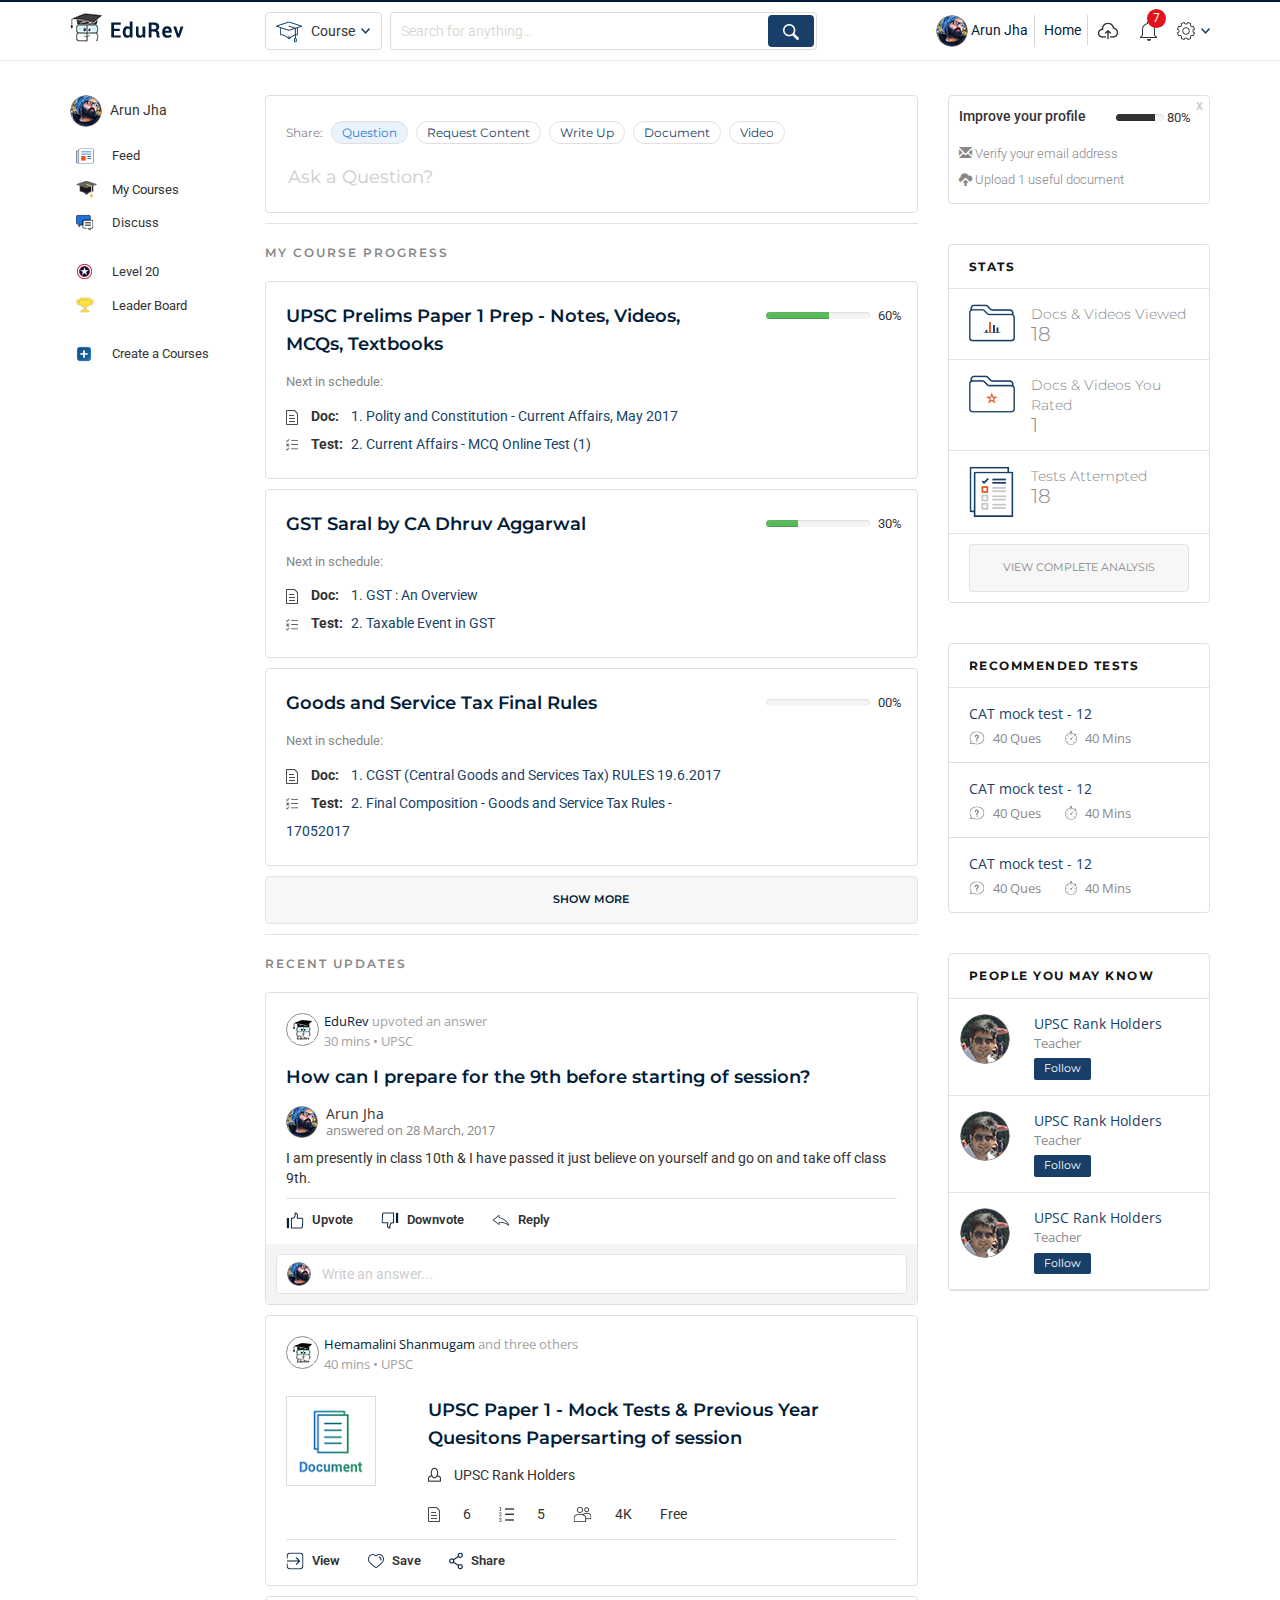
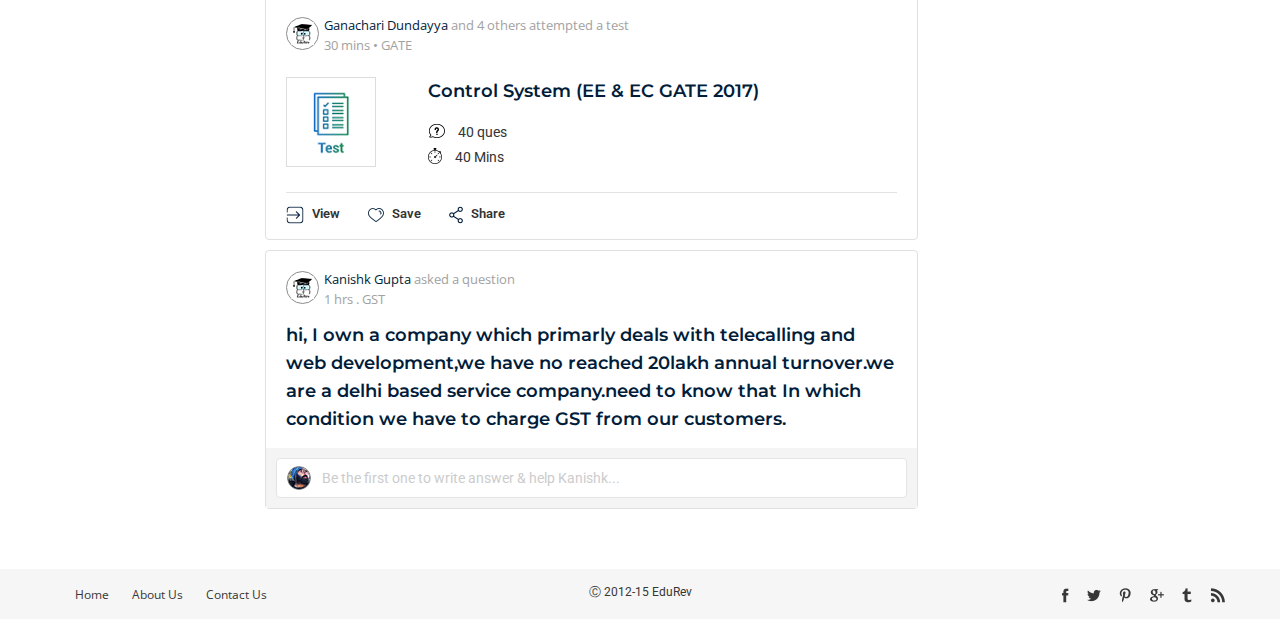
<file: index.html>
﻿<!DOCTYPE html>
<html lang="en">
<head>
    <meta charset="utf-8">
    <meta http-equiv="X-UA-Compatible" content="IE=edge">
    <meta name="viewport" content="width=device-width, initial-scale=1">
    <title>Welcome to Edurev</title>
    <link href="https://fonts.googleapis.com/css?family=Montserrat:300,400,500,600,700" rel="stylesheet">
    <link href="https://fonts.googleapis.com/css?family=Roboto:300,400,500,700" rel="stylesheet">
    <link href="https://fonts.googleapis.com/css?family=Open+Sans:300,400,600,700" rel="stylesheet">
    <!-- Bootstrap -->
    <link href="css/bootstrap.min.css" rel="stylesheet">
    <link href="css/style.css" rel="stylesheet">
    <!-- HTML5 Shim and Respond.js IE8 support of HTML5 elements and media queries -->
    <!-- WARNING: Respond.js doesn't work if you view the page via file:// -->
    <!--[if lt IE 9]>
      <script src="https://oss.maxcdn.com/html5shiv/3.7.2/html5shiv.min.js"></script>
      <script src="https://oss.maxcdn.com/respond/1.4.2/respond.min.js"></script>
    <![endif]-->
</head>
<body>
    <div class="ed_main">
        <div class="ed_header">
            <div class="container">
                <div class="col-sm-2 col-md-2">
                    <a class="ed_clickBtn" onclick="openNav()">
                        <span></span>
                        <span></span>
                        <span></span>
                    </a><!--ed_clickBtn-->
                    <a href="#"><img src="img/logo.jpg" alt="logo"></a>
                </div>
                <div class="col-sm-5 col-md-6">
                    <div class="courses_dropDown">


                        <select>
                              <option>Courses</option>
                            <option>Courses</option>
                            <option>Courses</option>
                            <option>Courses</option>
                        </select>
                        <span class="courses_img"><img src="img/courses-img.png" alt="" class="img-responsive"></span>
                        <input type="" name="" placeholder="Search for anything...">
                        <button class="search_btn"><img src="img/search-icon.png" alt=""></button>
                    </div><!--courses_dropDown-->
                </div><!--col-sm-7 col-md-7-->
                <div class="col-sm-5 col-md-4">
                    <ul class="ed_top_link">
                        <li class="mobileDisplay"><a href="6_my_profile.html" class="topLinkBorder"><img class="profileIMG" src="img/profile-img.png" alt=""> Arun Jha</a></li>
                        <li class="mobileDisplay"><a href="index.html" class="topLinkBorder">Home</a></li>
                        <li><a href="#"><img src="img/upload-img.png" alt=""></a></li>
                        <li id="noti_Container">
                            <div id="noti_Counter"></div>
                            <div id="notifications">

                                <div style="height:auto;">

                                    <div class="notificationBody row">
                                        <div class="col-xs-4">
                                            <div class="notificationLeftH">You and Following</div>
                                        </div>
                                        <div class="col-xs-8">
                                            <div class="mainBorder row">
                                                <div class="col-xs-6">
                                                    <div class="notificationCentH"><span>&#xB7;</span> Follow Request</div>
                                                </div>
                                                <div class="col-xs-6">
                                                    <div class="notificationRightH">Mark all as read</div>
                                                </div>
                                            </div>
                                        </div>

                                    </div>
                                    <div class="notificationItems">
                                        <div class="col-xs-2">
                                            <div class="notificationIcon"><img src="img/nIcon.png" alt="" /></div>
                                        </div>
                                        <div class="col-xs-10">
                                            <div class="notificationContent">
                                                <p><strong>Kunaal Satija</strong> started following you.<br /><small>Now</small></p>
                                            </div>
                                        </div>
                                        <div class="clear"></div>
                                    </div>

                                    <div class="notificationItems">
                                        <div class="col-xs-2">
                                            <div class="notificationIcon"><img src="img/nIcon2.png" alt="" /></div>
                                        </div>
                                        <div class="col-xs-10">
                                            <div class="notificationContent">
                                                <p><strong>Variya Harsh</strong> & <strong>Arpit Agrawal</strong> rated this video SQL for Beginners.<br /><small>5 mins ago</small></p>
                                            </div>
                                        </div>
                                        <div class="clear"></div>
                                    </div>
                                    <div class="notificationItems">
                                        <div class="col-xs-2">
                                            <div class="notificationIcon"><img src="img/nIcon3.png" alt="" /></div>
                                        </div>
                                        <div class="col-xs-10">
                                            <div class="notificationContent">
                                                <p><strong>Shobhit Jain</strong> rated this document <strong>DU B.COM Marketing Managment 480 Sem6, 2015 PAPER</strong><br /><small>15 mins ago</small></p>
                                            </div>
                                        </div>
                                        <div class="clear"></div>
                                    </div>
                                    <div class="notificationItems">
                                        <div class="col-xs-2">
                                            <div class="notificationIcon"><img src="img/nIcon4.png" alt="" /></div>
                                        </div>
                                        <div class="col-xs-10">
                                            <div class="notificationContent">
                                                <p>Welcome to <strong>EduRev</strong>, we will try our best to simplify and revolutionize education for you. Click on this notification to leave a feedback anytime. <strong>Happy e-studying.</strong></p>
                                            </div>
                                        </div>
                                        <div class="clear"></div>
                                    </div>
                                </div>
                                <div class="seeAll"><a href="#">See All</a></div>
                            </div>
                            <a href="#"><img src="img/notification-img.png" alt="" id="noti_Button"></a>

                        </li>
                        <li class="mobileDisplay"><a href="#" style="padding-right: 0px;"><img src="img/setting-img.png" alt=""></a></li>
                    </ul>
                </div><!--col-sm-3 col-md-3-->
            </div><!--container-->

        </div><!--ed_header end-->
        <div class="ed_container">
            <div class="container">
                <div class="col-sm-3 col-md-2">
                    <div class="ed_left_menu sidenav" id="mySidenav">
                        <a href="javascript:void(0)" class="closebtn" onclick="closeNav()">&times;</a>
                        <div class="left_profile" onclick="window.open('6_my_profile.html', '_self')">
                            <span><img class="profileIMG" src="img/profile-img.png" alt=""></span>
                            <span class="profile_name">Arun Jha</span>
                        </div>
                        <ul class="ed_left_link">
                            <li><a href="#"><span><img src="img/lfticon01.png" alt=""></span> Feed</a></li>
                            <li><a href="#"><span><img src="img/lfticon02.png" alt=""></span> My Courses</a></li>
                            <li><a href="#"><span><img src="img/lfticon03.png" alt=""></span> Discuss</a></li>
                        </ul>
                        <ul class="ed_left_link">
                            <li><a href="#"><span><img src="img/lfticon04.png" alt=""></span> Level 20</a></li>
                            <li><a href="#"><span><img src="img/lfticon05.png" alt=""></span> Leader Board</a></li>
                        </ul>
                        <ul class="ed_left_link">
                            <li><a href="#"><span><img src="img/lfticon06.png" alt=""></span> Create a Courses</a></li>
                        </ul>
                    </div>
                </div>
                <div class="col-sm-6 col-md-7">
                    <div class="ed_mid_box">
                        <div class="box_block">
                            <ul class="ed_askQuestion">
                                <li>Share:</li>
                                <li class="active"><a href="#" data-toggle="modal" data-target="#myModal">Question</a></li>
                                <li><a href="#" data-toggle="modal" data-target="#myModal">Request Content</a></li>
                                <li><a href="#" data-toggle="modal" data-target="#myModal">Write Up</a></li>
                                <li><a href="#" data-toggle="modal" data-target="#myModal">Document</a></li>
                                <li><a href="#" data-toggle="modal" data-target="#myModal">Video</a></li>
                            </ul>
                            <div id="" class="question_box">
                                <input class="question_box_input" type="" name="" placeholder="Ask a Question?" data-toggle="modal" data-target="#myModal">
                                <!-- Modal -->
                                <div id="myModal" class="modal fade edurevModal" role="dialog">
                                    <div class="modal-dialog">
                                        <!-- Modal content-->
                                        <div class="modal-content">
                                            <div class="modal-header">
                                                <button type="button" class="close" data-dismiss="modal">&times;</button>
                                                <ul class="ed_askQuestion">
                                                    <li>Share:</li>
                                                    <li class="active"><a href="#">Question</a></li>
                                                    <li><a href="#">Request Content</a></li>
                                                    <li><a href="#">Write Up</a></li>
                                                    <li><a href="#">Document</a></li>
                                                    <li><a href="#">Video</a></li>
                                                </ul>
                                                <p class="mText">Ask a question?</p>
                                                <input class="question_box_input" type="" name="" placeholder="Ex: how to start a day?">
                                            </div>
                                            <div class="modal-body">
                                                <p class="mText">Tags</p>
                                                <p class="mBlurText">Ex: Sciences, Math, CBSE, IIT...</p>
                                            </div>
                                            <div class="modal-footer">
                                                <button type="button" class="btn btn-default submitButton" data-dismiss="modal">Submit</button>
                                            </div>
                                        </div>
                                    </div>
                                </div>

                            </div><!--question_box-->
                        </div><!--box_block-->
                        <div class="lineBox"></div><!--lineBox-->
                        <div class="hdnBox">my course progress</div><!--hdnBox-->
                        <div class="box_block">
                            <div class="row">
                                <div class="col-sm-9 col-md-9">
                                    <h2 onclick="window.open('2.2.html', '_self')">UPSC Prelims Paper 1 Prep - Notes, Videos, MCQs, Textbooks</h2>
                                    <span class="nextScheduleText">Next in schedule:</span>
                                    <ul class="docList">
                                        <li><img src="img/readnotpadicon.png" alt=""> <strong>Doc:</strong><span>1. Polity and Constitution - Current Affairs, May 2017</span></li>
                                        <li><img src="img/threelineicon.png" alt=""> <strong>Test:</strong><span>2. Current Affairs - MCQ Online Test (1)</span></li>
                                    </ul>
                                </div>
                                <div class="col-sm-3 col-md-3">
                                    <div class="progress">
                                        <div class="progress-bar progress-bar-success" role="progressbar" aria-valuenow="60" aria-valuemin="0" aria-valuemax="100" style="width: 60%;">
                                        </div>
                                        <span class="progress-per">60%</span>
                                    </div>
                                </div>
                            </div><!--row-->
                        </div><!--box_block-->
                        <div class="box_block">
                            <div class="row">
                                <div class="col-sm-9 col-md-9">
                                    <h2>GST Saral by CA Dhruv Aggarwal</h2>
                                    <span class="nextScheduleText">Next in schedule:</span>
                                    <ul class="docList">
                                        <li><img src="img/readnotpadicon.png" alt=""> <strong>Doc:</strong><span>1. GST : An Overview</span></li>
                                        <li><img src="img/threelineicon.png" alt=""> <strong>Test:</strong><span>2. Taxable Event in GST</span></li>
                                    </ul>
                                </div>
                                <div class="col-sm-3 col-md-3">
                                    <div class="progress">
                                        <div class="progress-bar progress-bar-success" role="progressbar" aria-valuenow="30" aria-valuemin="0" aria-valuemax="100" style="width: 30%;">
                                        </div>
                                        <span class="progress-per">30%</span>
                                    </div>
                                </div>
                            </div><!--row-->
                        </div><!--box_block-->
                        <div class="box_block">
                            <div class="row">
                                <div class="col-sm-9 col-md-9">
                                    <h2 onclick="window.open('3.1.html', '_self')">Goods and Service Tax Final Rules</h2>
                                    <span class="nextScheduleText">Next in schedule:</span>
                                    <ul class="docList">
                                        <li><img src="img/readnotpadicon.png" alt=""> <strong>Doc:</strong><span>1. CGST (Central Goods and Services Tax) RULES 19.6.2017</span></li>
                                        <li><img src="img/threelineicon.png" alt=""> <strong>Test:</strong><span>2. Final Composition - Goods and Service Tax Rules - 17052017</span></li>
                                    </ul>
                                </div>
                                <div class="col-sm-3 col-md-3">
                                    <div class="progress">
                                        <div class="progress-bar progress-bar-success" role="progressbar" aria-valuenow="00" aria-valuemin="0" aria-valuemax="100" style="width: 00%;">
                                        </div>
                                        <span class="progress-per">00%</span>
                                    </div>
                                </div>
                            </div><!--row-->
                        </div><!--box_block-->
                        <button type="button" class="show_more">Show More</button>
                        <div class="lineBox"></div><!--lineBox-->
                        <div class="hdnBox">Recent Updates</div><!--hdnBox-->
                        <div class="box_block" style="padding-bottom: 0px;">
                            <div class="update_hdn">
                                <span class="update_icon"><img src="img/c-icon.png" alt=""></span>
                                <span class="update_text"><span>EduRev</span> upvoted an answer <br />30 mins &bull; UPSC</span>
                            </div>
                            <h2>How can I prepare for the 9th before starting of session?</h2>
                            <div class="update_hdn">
                                <span class="update_pro"><img src="img/profile-img.png" alt=""></span>
                                <span class="update_text2"><span>Arun Jha</span><br /> answered on 28 March, 2017</span>
                            </div>
                            <p>I am presently in class 10th & I have passed it just believe on yourself and go on and take off class 9th.</p>
                            <div style="margin-top: 10px;" class="lineBox"></div><!--lineBox-->
                            <ul class="likeUnlikeBox">
                                <li><a href="#"><img src="img/like-icon.png" alt=""> Upvote</a></li>
                                <li><a href="#"><img src="img/unlike-icon.png" alt=""> Downvote</a></li>
                                <li><a href="#"><img src="img/reply-icon.png" alt=""> Reply</a></li>
                            </ul>
                            <div class="writeAanswer">
                                <input type="" name="" placeholder="Write an answer...">
                            </div>
                        </div><!--box_block-->
                        <div class="box_block paddBot">
                            <div class="update_hdn">
                                <span class="update_icon"><img src="img/c-icon.png" alt=""></span>
                                <span class="update_text"><span>Hemamalini Shanmugam</span> and three others <br />40 mins &bull; UPSC</span>
                            </div>
                            <div class="row mar10">
                                <div class="col-xs-2 col-sm-2 col-md-2">
                                    <div class="document_iconBox">
                                        <img src="img/document-icon.png" alt="" class="img-responsive">
                                    </div>
                                </div>
                                <div class="col-xs-10 col-sm-10 col-md-10">
                                    <div class="inBox">
                                        <h2>UPSC Paper 1 - Mock Tests & Previous Year Quesitons Papersarting of session</h2>
                                        <p><img src="img/user-icon.png" alt="" class="marrgt10"> <span class="rankHolder">UPSC Rank Holders</span></p>
                                        <ul class="likeUnlikeBox">
                                            <li><img class="marrgt20" src="img/readnotpadicon.png" alt=""> 6</li>
                                            <li><img class="marrgt20" src="img/threelineicon2.png" alt=""> 5</li>
                                            <li><img class="marrgt20" src="img/multiuser.png" alt=""> 4K</li>
                                            <li>Free</li>
                                        </ul>
                                    </div><!--inBox-->
                                </div>
                            </div><!--row-->
                            <div class="lineBox"></div><!--lineBox-->
                            <ul class="likeUnlikeBox">
                                <li><a href="#"><img src="img/view-icon.png" alt=""> View</a></li>
                                <li><a href="#"><img src="img/save-icon.png" alt=""> Save</a></li>
                                <li><a href="#"><img src="img/share-icon.png" alt=""> Share</a></li>
                            </ul>
                        </div><!--box_block-->
                        <div class="box_block paddBot">
                            <div class="update_hdn">
                                <span class="update_icon"><img src="img/c-icon.png" alt=""></span>
                                <span class="update_text"><span>Ganachari Dundayya</span> and 4 others attempted a test <br />30 mins &bull; GATE</span>
                            </div>
                            <div class="row mar10">
                                <div class="col-xs-2 col-sm-2 col-md-2">
                                    <div class="document_iconBox">
                                        <img src="img/test-icon.png" alt="">
                                    </div>
                                </div>
                                <div class="col-xs-10 col-sm-10 col-md-10">
                                    <div class="inBox">
                                        <h2>Control System (EE & EC GATE 2017)</h2>
                                        <p class="midAlign"><img src="img/question-icon.png" alt="" class="marrgt8"> <span class="controlText">40 ques</span></p>
                                        <p class="midAlign"><img src="img/time-icon.png" alt="" class="marrgt8"> <span class="controlText">40 Mins</span></p>
                                    </div><!--inBox-->
                                </div>
                            </div><!--row-->
                            <div class="lineBox"></div><!--lineBox-->
                            <ul class="likeUnlikeBox">
                                <li><a href="#"><img src="img/view-icon.png" alt=""> View</a></li>
                                <li><a href="#"><img src="img/save-icon.png" alt=""> Save</a></li>
                                <li><a href="#"><img src="img/share-icon.png" alt=""> Share</a></li>
                            </ul>
                        </div><!--box_block-->
                        <div class="box_block" style="padding-bottom: 0px;">
                            <div class="update_hdn">
                                <span class="update_icon"><img src="img/c-icon.png" alt=""></span>
                                <span class="update_text"><span>Kanishk Gupta</span> asked a question  <br />1 hrs . GST</span>
                            </div>
                            <h2>
                                hi, I own a company which primarly deals with telecalling and web
                                development,we have no reached 20lakh annual turnover.we are a
                                delhi based service company.need to know that In which condition
                                we have to charge GST from our customers.
                            </h2>

                            <div class="writeAanswer">
                                <input type="" name="" placeholder="Be the first one to write answer & help Kanishk...">
                            </div>
                        </div><!--box_block-->

                    </div><!--ed_mid_box-->
                </div><!--col-sm-7 col-md-7-->
                <div class="col-sm-3 col-md-3">
                    <div class="ed_rgt_box">
                        <div class="improveProfile">
                            <div class="row">
                                <div class="col-sm-7 col-md-7">
                                    <span class="improveHdn">Improve your profile</span>
                                </div>
                                <div class="col-sm-4 col-md-4">
                                    <div class="progress">
                                        <div class="progress-bar progress-bar-success" role="progressbar" aria-valuenow="80" aria-valuemin="0" aria-valuemax="100" style="width: 80%;">
                                        </div>
                                        <span class="progress-per">80%</span>
                                    </div><!--progress-->
                                </div><!--col-sm-4 col-md-4-->
                            </div><!--row-->
                            <ul class="documentList">


                                <li> <span class="glyphicon glyphicon-envelope" aria-hidden="true"></span> <span>Verify your email address</span></li>
                                <li><span class="glyphicon glyphicon-cloud-upload" aria-hidden="true"></span> <span>Upload 1 useful document</span></li>
                            </ul>
                            <a href="" class="crossBox">x</a>
                        </div><!--improveProfile-->
                        <div class="stats_box">
                            <h3>Stats</h3>
                            <div class="lineBox" style="margin-top: 0px;"></div><!--lineBox-->
                            <div class="row statsList">
                                <div class="col-xs-3 col-sm-3 col-md-3">
                                    <img src="img/icon01.png" alt="">
                                </div>
                                <div class="col-xs-9 col-sm-9 col-md-9">
                                    <p>Docs & Videos Viewed<span> 18</span></p>
                                </div>
                            </div><!--row-->
                            <div class="lineBox"></div><!--lineBox-->
                            <div class="row statsList">
                                <div class="col-xs-3 col-sm-3 col-md-3">
                                    <img src="img/icon02.png" alt="">
                                </div>
                                <div class="col-xs-9 col-sm-9 col-md-9">
                                    <p>Docs & Videos You Rated <span>1</span></p>
                                </div>
                            </div><!--row-->
                            <div class="lineBox"></div><!--lineBox-->
                            <div class="row statsList">
                                <div class="col-xs-3 col-sm-3 col-md-3">
                                    <img src="img/icon03.png" alt="">
                                </div>
                                <div class="col-xs-9 col-sm-9 col-md-9">
                                    <p>Tests Attempted <span>18</span></p>
                                </div>
                            </div><!--row-->
                            <div class="lineBox"></div><!--lineBox-->
                            <div class="btn_box">
                                <a href="#" class="show_more">View Complete Analysis</a>
                            </div>
                        </div><!--stats_box-->
                        <div class="recommended_box ">
                            <h3>recommended tests</h3>
                            <div class="lineBox" style="margin-top: 0px;"></div><!--lineBox-->
                            <ul class="recommendedList">
                                <li>CAT mock test - 12</li>
                                <li>
                                    <p><img src="img/question-icon-gray.png" alt=""> <span>40 Ques</span></p>
                                    <p><img src="img/time-icon-gray.png" alt=""> <span> 40 Mins</span></p>
                                </li>
                            </ul>
                            <ul class="recommendedList">
                                <li>CAT mock test - 12</li>
                                <li>
                                    <p><img src="img/question-icon-gray.png" alt=""> <span>40 Ques</span></p>
                                    <p><img src="img/time-icon-gray.png" alt=""> <span> 40 Mins</span></p>
                                </li>
                            </ul>
                            <ul class="recommendedList">
                                <li>CAT mock test - 12</li>
                                <li>
                                    <p><img src="img/question-icon-gray.png" alt=""> <span>40 Ques</span></p>
                                    <p><img src="img/time-icon-gray.png" alt=""> <span> 40 Mins</span></p>
                                </li>
                            </ul>
                        </div><!--recommended_box-->
                        <div class="people_box">
                            <h3>people you may know</h3>
                            <div class="lineBox" style="margin-top: 0px;"></div><!--lineBox-->
                            <div class="row people_boxIn">
                                <div class="col-xs-3 col-sm-3 col-md-3">
                                    <span class="people_img"><img src="img/people.png" alt=""></span>
                                </div>
                                <div class="col-xs-9 col-sm-9 col-md-9">
                                    <p>UPSC Rank Holders</p>
                                    <span>Teacher</span>
                                    <button class="smallBtn" type="button">Follow</button>
                                </div>
                            </div><!--row people_boxIn-->
                            <div class="lineBox"></div><!--lineBox-->
                            <div class="row people_boxIn">
                                <div class="col-xs-3 col-sm-3 col-md-3">
                                    <span class="people_img"><img src="img/people.png" alt=""></span>
                                </div>
                                <div class="col-xs-9 col-sm-9 col-md-9">
                                    <p>UPSC Rank Holders</p>
                                    <span>Teacher</span>
                                    <button class="smallBtn" type="button">Follow</button>
                                </div>
                            </div><!--row people_boxIn-->
                            <div class="lineBox"></div><!--lineBox-->
                            <div class="row people_boxIn">
                                <div class="col-xs-3 col-sm-3 col-md-3">
                                    <span class="people_img"><img src="img/people.png" alt=""></span>
                                </div>
                                <div class="col-xs-9 col-sm-9 col-md-9">
                                    <p>UPSC Rank Holders</p>
                                    <span>Teacher</span>
                                    <button class="smallBtn" type="button">Follow</button>
                                </div>
                            </div><!--row people_boxIn-->
                            <div class="lineBox"></div><!--lineBox-->
                        </div><!--people_box-->
                    </div><!--ed_rgt_box-->
                </div><!--col-sm-3 col-md-3-->
            </div><!--container-->
            <div class="ed_footer">
                <div class="container">
                    <div class="row">
                        <div class="col-sm-4 col-md-4">
                            <ul class="ed_footer_link">
                                <li><a href="#">Home</a></li>
                                <li><a href="#">About Us</a></li>
                                <li><a href="#">Contact Us</a></li>
                            </ul>
                        </div>
                        <div class="col-sm-4 col-md-4">
                            <span class="ed_copyright">&#9400; 2012-15 EduRev</span>
                        </div>
                        <div class="col-sm-4 col-md-4">
                            <ul class="ed_social_icon">
                                <li><a href="#"><img src="img/fb.png" alt=""></a></li>
                                <li><a href="#"><img src="img/tw.png" alt=""></a></li>
                                <li><a href="#"><img src="img/pt.png" alt=""></a></li>
                                <li><a href="#"><img src="img/gp.png" alt=""></a></li>
                                <li><a href="#"><img src="img/tr.png" alt=""></a></li>
                                <li><a href="#"><img src="img/bl.png" alt=""></a></li>
                            </ul>
                        </div>
                    </div><!--row-->
                </div><!--container-->
            </div><!--ed_footer-->
        </div><!--ed_container end-->
    </div><!--ed_main end-->
    <div id="opacityBody"></div>
    <!-- jQuery (necessary for Bootstrap's JavaScript plugins) -->
    <script src="js/jquery.min.js"></script>
    <!-- Include all compiled plugins (below), or include individual files as needed -->
    <script src="js/bootstrap.min.js"></script>
    <script src="js/custom.js"></script>

    <!-- Modal -->
    <div id="myModalChoose" class="modal fade edurevModalChoose" role="dialog">
        <div class="modal-dialog">
            <!-- Modal content-->
            <div class="modal-content">
                <h4>Choose upto 5 courses for free!</h4>
                <div class="modal-header">
                    <button type="button" class="close" data-dismiss="modal">&times;</button>
                    <div class="boxes row">
                        <p>SELECT A CATEGORY</p>
                        <div class="col-sm-4">
                            <div class="boxitems">
                                <input type="radio" id="exam1" name="radio-group">
                                <label for="exam1">Entrance Exams</label>
                            </div>
                        </div>
                        <div class="col-sm-4">
                            <div class="boxitems">
                                <input type="radio" id="exam2" name="radio-group" checked>
                                <label for="exam2">Class 5 - Class 12</label>
                            </div>
                        </div>
                        <div class="col-sm-4">
                            <div class="boxitems">
                                <input type="radio" id="exam3" name="radio-group">
                                <label for="exam3">Other Topics</label>
                            </div>
                        </div>
                    </div>
                </div>
            </div>
        </div>
        <script type="text/javascript">

        </script>
</body>
</html>
</file>
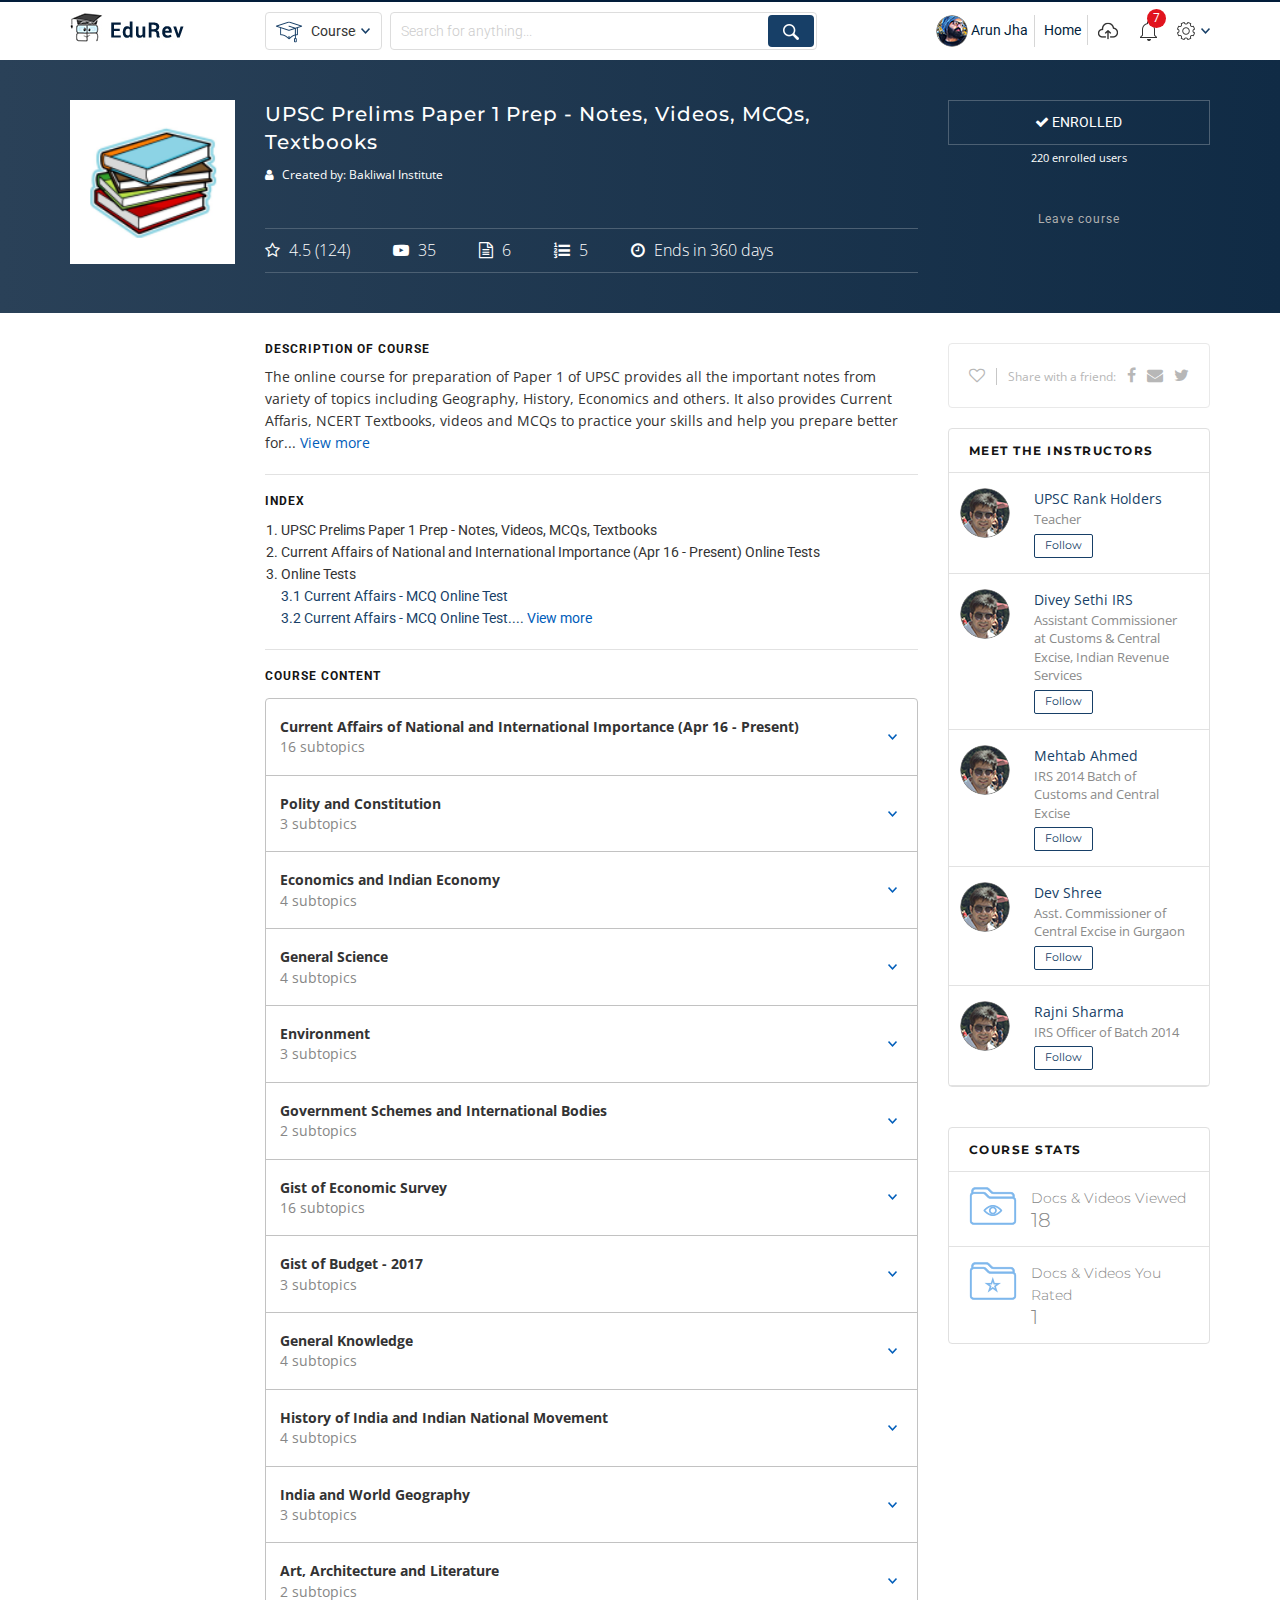
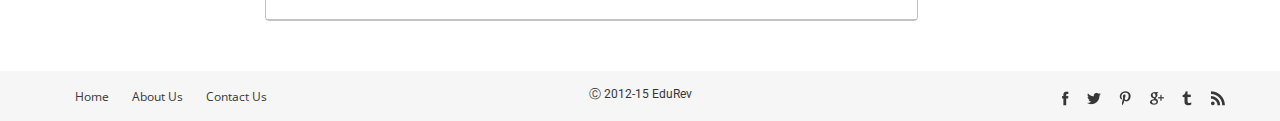
<file: 2.1.html>
﻿<!DOCTYPE html>
<html lang="en">
<head>
    <meta charset="utf-8">
    <meta http-equiv="X-UA-Compatible" content="IE=edge">
    <meta name="viewport" content="width=device-width, initial-scale=1">
    <title>Welcome to Edurev</title>
    <link href="https://fonts.googleapis.com/css?family=Montserrat:300,400,500,600,700" rel="stylesheet">
    <link href="https://fonts.googleapis.com/css?family=Roboto:300,400,500,700" rel="stylesheet">
    <link href="https://fonts.googleapis.com/css?family=Open+Sans:300,400,600,700" rel="stylesheet">
    <link href="css/font-awesome.min.css" rel="stylesheet">
    <!-- Bootstrap -->
    <link href="css/bootstrap.min.css" rel="stylesheet">
    <link href="css/style.css" rel="stylesheet">
    <link href="css/innerpage.css" rel="stylesheet">
    <!-- HTML5 Shim and Respond.js IE8 support of HTML5 elements and media queries -->
    <!-- WARNING: Respond.js doesn't work if you view the page via file:// -->
    <!--[if lt IE 9]>
      <script src="https://oss.maxcdn.com/html5shiv/3.7.2/html5shiv.min.js"></script>
      <script src="https://oss.maxcdn.com/respond/1.4.2/respond.min.js"></script>
    <![endif]-->
    <style type="text/css">
        @media (max-width: 767px) {
            body {
                background: #dbe1e7;
            }

            .ed_main .ed_header {
                padding: 8px 0px;
                box-shadow: 0px 2px 3px #ccc;
            }

            .ed_container {
                background: #fff;
            }
        }
    </style>
</head>
<body>
    <div class="ed_main">
        <div class="ed_header">
            <div class="container">
                <div class="col-sm-2 col-md-2">
                    <a class="ed_clickBtn" onclick="openNav()">
                        <span></span>
                        <span></span>
                        <span></span>
                    </a><!--ed_clickBtn-->
                    <a href="index.html"><img src="img/logo.jpg" alt="logo"></a>
                </div>
                <div class="col-sm-5 col-md-6">
                    <div class="courses_dropDown">
                        <select>
                            <option>Courses</option>
                            <option>Courses</option>
                            <option>Courses</option>
                            <option>Courses</option>
                        </select>
                        <span class="courses_img"><img src="img/courses-img.png" alt="" class="img-responsive"></span>
                        <input type="" name="" placeholder="Search for anything...">
                        <button class="search_btn"><img src="img/search-icon.png" alt=""></button>
                    </div><!--courses_dropDown-->
                </div><!--col-sm-7 col-md-7-->
                <div class="col-sm-5 col-md-4">
                    <ul class="ed_top_link">
                        <li class="mobileDisplay"><a href="#" class="topLinkBorder"><img class="profileIMG" src="img/profile-img.png" alt=""> Arun Jha</a></li>
                        <li class="mobileDisplay"><a href="#" class="topLinkBorder">Home</a></li>
                        <li><a href="#"><img src="img/upload-img.png" alt=""></a></li>
                        <li id="noti_Container">
                            <div id="noti_Counter"></div>
                            <div id="notifications">

                                <div style="height:auto;">

                                    <div class="notificationBody row">
                                        <div class="col-xs-4">
                                            <div class="notificationLeftH">You and Following</div>
                                        </div>
                                        <div class="col-xs-8">
                                            <div class="mainBorder row">
                                                <div class="col-xs-6">
                                                    <div class="notificationCentH"><span>&#xB7;</span> Follow Request</div>
                                                </div>
                                                <div class="col-xs-6">
                                                    <div class="notificationRightH">Mark all as read</div>
                                                </div>
                                            </div>
                                        </div>

                                    </div>
                                    <div class="notificationItems">
                                        <div class="col-xs-2">
                                            <div class="notificationIcon"><img src="img/nIcon.png" alt="" /></div>
                                        </div>
                                        <div class="col-xs-10">
                                            <div class="notificationContent">
                                                <p><strong>Kunaal Satija</strong> started following you.<br /><small>Now</small></p>
                                            </div>
                                        </div>
                                        <div class="clear"></div>
                                    </div>

                                    <div class="notificationItems">
                                        <div class="col-xs-2">
                                            <div class="notificationIcon"><img src="img/nIcon2.png" alt="" /></div>
                                        </div>
                                        <div class="col-xs-10">
                                            <div class="notificationContent">
                                                <p><strong>Variya Harsh</strong> & <strong>Arpit Agrawal</strong> rated this video SQL for Beginners.<br /><small>5 mins ago</small></p>
                                            </div>
                                        </div>
                                        <div class="clear"></div>
                                    </div>
                                    <div class="notificationItems">
                                        <div class="col-xs-2">
                                            <div class="notificationIcon"><img src="img/nIcon3.png" alt="" /></div>
                                        </div>
                                        <div class="col-xs-10">
                                            <div class="notificationContent">
                                                <p><strong>Shobhit Jain</strong> rated this document <strong>DU B.COM Marketing Managment 480 Sem6, 2015 PAPER</strong><br /><small>15 mins ago</small></p>
                                            </div>
                                        </div>
                                        <div class="clear"></div>
                                    </div>
                                    <div class="notificationItems">
                                        <div class="col-xs-2">
                                            <div class="notificationIcon"><img src="img/nIcon4.png" alt="" /></div>
                                        </div>
                                        <div class="col-xs-10">
                                            <div class="notificationContent">
                                                <p>Welcome to <strong>EduRev</strong>, we will try our best to simplify and revolutionize education for you. Click on this notification to leave a feedback anytime. <strong>Happy e-studying.</strong></p>
                                            </div>
                                        </div>
                                        <div class="clear"></div>
                                    </div>
                                </div>
                                <div class="seeAll"><a href="#">See All</a></div>
                            </div>
                            <a href="#"><img src="img/notification-img.png" alt="" id="noti_Button"></a>

                        </li>
                        <li class="mobileDisplay"><a href="#" style="padding-right: 0px;"><img src="img/setting-img.png" alt=""></a></li>
                    </ul>
                </div><!--col-sm-3 col-md-3-->
            </div><!--container-->

        </div><!--ed_header end-->
        <div class="ed_container">
            <div class="ed_innerBox">
                <div class="container">
                    <div class="col-xs-5 col-sm-2 col-md-2">
                        <div class="img_box">
                            <img src="img/innerpage/book-img.png" alt="">
                        </div>
                    </div><!--col-sm-2 col-md-2-->
                    <div class="col-sm-7 col-md-7">
                        <div class="contantBox">
                            <h2>UPSC Prelims Paper 1 Prep - Notes, Videos, MCQs, Textbooks</h2>
                            <span class="font12"><i class="fa fa-user userIcon" aria-hidden="true"></i> Created by: Bakliwal Institute</span>
                            <ul class="ratingTimeList">
                                <li><i class="fa fa-star-o listIcon" aria-hidden="true"></i> 4.5 (124)</li>
                                <li><i class="fa fa-youtube-play listIcon" aria-hidden="true"></i> 35</li>
                                <li><i class="fa fa-file-text-o listIcon" aria-hidden="true"></i> 6</li>
                                <li><i class="fa fa-list-ol listIcon" aria-hidden="true"></i> 5</li>
                                <li><i class="fa fa-clock-o listIcon" aria-hidden="true"></i> Ends in 360 days</li>
                            </ul>
                        </div><!--contantBox-->
                    </div><!--col-sm-7 col-md-7-->
                    <div class="col-sm-3 col-md-3 hideBox">
                        <div class="enrolledBtn">
                            <i class="fa fa-check" aria-hidden="true"></i> Enrolled
                        </div>
                        <span class="font11">220 enrolled users</span>
                        <span class="leaveCourse">Leave course</span>
                    </div><!--col-sm-3 col-md-3-->
                </div><!--container-->
            </div><!--ed_innerBox-->
            <div class="container">
                <div class="col-sm-2 col-md-2">
                    <div class="ed_left_menu sidenav innerpageNav" id="mySidenav">
                        <a href="javascript:void(0)" class="closebtn" onclick="closeNav()">&times;</a>
                        <div class="left_profile">
                            <span><img class="profileIMG" src="img/profile-img.png" alt=""></span>
                            <span class="profile_name">Arun Jha</span>
                        </div>
                        <ul class="ed_left_link">
                            <li><a href="#"><span><img src="img/lfticon01.png" alt=""></span> Feed</a></li>
                            <li><a href="#"><span><img src="img/lfticon02.png" alt=""></span> My Courses</a></li>
                            <li><a href="#"><span><img src="img/lfticon03.png" alt=""></span> Discuss</a></li>
                        </ul>
                        <ul class="ed_left_link">
                            <li><a href="#"><span><img src="img/lfticon04.png" alt=""></span> Level 20</a></li>
                            <li><a href="#"><span><img src="img/lfticon05.png" alt=""></span> Leader Board</a></li>
                        </ul>
                        <ul class="ed_left_link">
                            <li><a href="#"><span><img src="img/lfticon06.png" alt=""></span> Create a Courses</a></li>
                        </ul>
                    </div>
                </div>
                <div class="col-sm-7 col-md-7">
                    <div class="ed_mid_box">
                        <h4>Description of Course</h4>
                        <p>
                            The online course for preparation of Paper 1 of UPSC provides all the important notes from variety of
                            topics including Geography, History, Economics and others. It also provides Current Affaris, NCERT
                            Textbooks, videos and MCQs to practice your skills and help you prepare better for... <a href="" class="ViewMore"> View more</a>
                        </p>
                        <div class="lineBox2"></div><!--lineBox-->
                        <h4>Index</h4>
                        <ol class="listing">
                            <li>UPSC Prelims Paper 1 Prep - Notes, Videos, MCQs, Textbooks</li>
                            <li>Current Affairs of National and International Importance (Apr 16 - Present) Online Tests</li>
                            <li>
                                Online Tests
                                <ul>
                                    <li>3.1 Current Affairs - MCQ Online Test</li>
                                    <Li>3.2 Current Affairs - MCQ Online Test.... <a href="" class="ViewMore"> View more</a></Li>
                                </ul>
                            </li>
                        </ol>
                        <div class="lineBox2"></div><!--lineBox-->
                        <h4>Course content</h4>
                        <ol class="course_content">
                            <li>
                                <h5 class="accordion">Current Affairs of National and International Importance (Apr 16 - Present) <span>16 subtopics</span></h5>
                                <ul class="panel">
                                    <li>
                                        <h5>Current Affairs of National and International Importance (Apr 16 - Present) <span>16 subtopics</span></h5>
                                    </li>
                                    <li>
                                        <h5>Current Affairs of National and International Importance (Apr 16 - Present) <span>16 subtopics</span></h5>
                                    </li>
                                    <li>
                                        <h5>Current Affairs of National and International Importance (Apr 16 - Present) <span>16 subtopics</span></h5>
                                    </li>
                                    <li>
                                        <h5>Current Affairs of National and International Importance (Apr 16 - Present) <span>16 subtopics</span></h5>
                                    </li>
                                </ul>

                            </li>
                            <li>
                                <h5 class="accordion">Polity and Constitution <span>3 subtopics</span></h5>
                                <ul class="panel">
                                    <li>
                                        <h5>Polity and Constitution <span>3 subtopics</span></h5>
                                    </li>
                                    <li>
                                        <h5>Polity and Constitution <span>3 subtopics</span></h5>
                                    </li>
                                    <li>
                                        <h5>Polity and Constitution <span>3 subtopics</span></h5>
                                    </li>
                                </ul>

                            </li>
                            <li>
                                <h5 class="accordion">Economics and Indian Economy <span>4 subtopics</span></h5>
                                <ul class="panel">
                                    <li>
                                        <h5>Economics and Indian Economy <span>4 subtopics</span></h5>
                                    </li>
                                    <li>
                                        <h5>Economics and Indian Economy <span>4 subtopics</span></h5>
                                    </li>
                                    <li>
                                        <h5>Economics and Indian Economy <span>4 subtopics</span></h5>
                                    </li>
                                    <li>
                                        <h5>Economics and Indian Economy <span>4 subtopics</span></h5>
                                    </li>
                                </ul>
                            </li>
                            <li>
                                <h5 class="accordion">General Science <span>4 subtopics</span></h5>

                                <ul class="panel">
                                    <li>
                                        <h5>General Science <span>4 subtopics</span></h5>
                                    </li>
                                    <li>
                                        <h5>General Science <span>4 subtopics</span></h5>
                                    </li>
                                    <li>
                                        <h5>General Science <span>4 subtopics</span></h5>
                                    </li>
                                    <li>
                                        <h5>General Science <span>4 subtopics</span></h5>
                                    </li>
                                </ul>
                            </li>
                            <li>
                                <h5 class="accordion">Environment <span>3 subtopics</span></h5>

                                <ul class="panel">
                                    <li>
                                        <h5>Environment <span>3 subtopics</span></h5>
                                    </li>
                                    <li>
                                        <h5>Environment <span>3 subtopics</span></h5>
                                    </li>
                                    <li>
                                        <h5>Environment <span>3 subtopics</span></h5>
                                    </li>

                                </ul>
                            </li>
                            <li>
                                <h5 class="accordion">Government Schemes and International Bodies <span>2 subtopics</span></h5>

                                <ul class="panel">
                                    <li>
                                        <h5>Government Schemes and International Bodies <span>2 subtopics</span></h5>
                                    </li>
                                    <li>
                                        <h5>Government Schemes and International Bodies <span>2 subtopics</span></h5>
                                    </li>


                                </ul>
                            </li>
                            <li>
                                <h5 class="accordion">Gist of Economic Survey <span>16 subtopics</span></h5>

                                <ul class="panel">
                                    <li>
                                        <h5>Gist of Economic Survey <span>16 subtopics</span></h5>
                                    </li>
                                    <li>
                                        <h5>Gist of Economic Survey <span>16 subtopics</span></h5>
                                    </li>

                                </ul>
                            </li>
                            <li>
                                <h5 class="accordion">Gist of Budget - 2017 <span>3 subtopics</span></h5>

                                <ul class="panel">
                                    <li>
                                        <h5>Gist of Budget - 2017 <span>3 subtopics</span></h5>
                                    </li>
                                    <li>
                                        <h5>Gist of Budget - 2017 <span>3 subtopics</span></h5>
                                    </li>
                                    <li>
                                        <h5>Gist of Budget - 2017 <span>3 subtopics</span></h5>
                                    </li>

                                </ul>
                            </li>
                            <li>
                                <h5 class="accordion">General Knowledge <span>4 subtopics</span></h5>
                                <ul class="panel">
                                    <li>
                                        <h5>General Knowledge <span>4 subtopics</span></h5>
                                    </li>
                                    <li>
                                        <h5>General Knowledge <span>4 subtopics</span></h5>
                                    </li>
                                    <li>
                                        <h5>General Knowledge <span>4 subtopics</span></h5>
                                    </li>
                                    <li>
                                        <h5>General Knowledge <span>4 subtopics</span></h5>
                                    </li>

                                </ul>
                            </li>
                            <li>
                                <h5 class="accordion">History of India and Indian National Movement <span>4 subtopics</span></h5>
                                <ul class="panel">
                                    <li>
                                        <h5>History of India and Indian National Movement <span>4 subtopics</span></h5>
                                    </li>
                                    <li>
                                        <h5>History of India and Indian National Movement <span>4 subtopics</span></h5>
                                    </li>
                                    <li>
                                        <h5>History of India and Indian National Movement <span>4 subtopics</span></h5>
                                    </li>
                                    <li>
                                        <h5>History of India and Indian National Movement <span>4 subtopics</span></h5>
                                    </li>

                                </ul>
                            </li>
                            <li>
                                <h5 class="accordion">India and World Geography <span>3 subtopics</span></h5>
                                <ul class="panel">
                                    <li>
                                        <h5>India and World Geography <span>3 subtopics</span></h5>
                                    </li>
                                    <li>
                                        <h5>India and World Geography <span>3 subtopics</span></h5>
                                    </li>
                                    <li>
                                        <h5>India and World Geography <span>3 subtopics</span></h5>
                                    </li>

                                </ul>
                            </li>
                            <li>
                                <h5 class="accordion">Art, Architecture and Literature <span>2 subtopics</span></h5>
                                <ul class="panel">
                                    <li>
                                        <h5>Art, Architecture and Literature <span>2 subtopics</span></h5>
                                    </li>
                                    <li>
                                        <h5>Art, Architecture and Literature <span>2 subtopics</span></h5>
                                    </li>

                                </ul>
                            </li>

                        </ol>
                    </div><!--ed_mid_box-->
                </div><!--col-sm-7 col-md-7-->
                <div class="col-sm-3 col-md-3">
                    <div class="ed_rgt_box">
                        <ul class="share_box">
                            <li><a href="#"><i class="fa fa-heart-o" aria-hidden="true"></i></a></li>
                            <li><span></span></li>
                            <li>Share with a friend:</li>
                            <li><a href="#"><i class="fa fa-facebook" aria-hidden="true"></i></a></li>
                            <li><a href="#"><i class="fa fa-envelope" aria-hidden="true"></i></a></li>
                            <li><a href="#"><i class="fa fa-twitter" aria-hidden="true"></i></a></li>
                        </ul><!--share_box-->
                        <div class="people_box">
                            <h3>Meet the Instructors</h3>
                            <div class="lineBox" style="margin-top: 0px;"></div><!--lineBox-->
                            <div class="row people_boxIn">
                                <div class="col-xs-2 col-sm-3 col-md-3">
                                    <span class="people_img"><img src="img/people.png" alt=""></span>
                                </div>
                                <div class="col-xs-10 col-sm-9 col-md-9">
                                    <p>UPSC Rank Holders</p>
                                    <span>Teacher</span>
                                    <button class="smallBtn backNone" type="button">Follow</button>
                                </div>
                            </div><!--row people_boxIn-->
                            <div class="lineBox"></div><!--lineBox-->
                            <div class="row people_boxIn">
                                <div class="col-xs-2 col-sm-3 col-md-3">
                                    <span class="people_img"><img src="img/people.png" alt=""></span>
                                </div>
                                <div class="col-xs-10 col-sm-9 col-md-9">
                                    <p>Divey Sethi IRS</p>
                                    <span>
                                        Assistant Commissioner at
                                        Customs & Central Excise,
                                        Indian Revenue Services
                                    </span>
                                    <button class="smallBtn backNone" type="button">Follow</button>
                                </div>
                            </div><!--row people_boxIn-->
                            <div class="lineBox"></div><!--lineBox-->
                            <div class="row people_boxIn">
                                <div class="col-xs-2 col-sm-3 col-md-3">
                                    <span class="people_img"><img src="img/people.png" alt=""></span>
                                </div>
                                <div class="col-xs-10 col-sm-9 col-md-9">
                                    <p>Mehtab Ahmed</p>
                                    <span>IRS 2014 Batch of Customs and Central Excise</span>
                                    <button class="smallBtn backNone" type="button">Follow</button>
                                </div>
                            </div><!--row people_boxIn-->
                            <div class="lineBox"></div><!--lineBox-->
                            <div class="row people_boxIn">
                                <div class="col-xs-2 col-sm-3 col-md-3">
                                    <span class="people_img"><img src="img/people.png" alt=""></span>
                                </div>
                                <div class="col-xs-10 col-sm-9 col-md-9">
                                    <p>Dev Shree</p>
                                    <span>
                                        Asst. Commissioner of
                                        Central Excise in Gurgaon
                                    </span>
                                    <button class="smallBtn backNone" type="button">Follow</button>
                                </div>
                            </div><!--row people_boxIn-->
                            <div class="lineBox"></div><!--lineBox-->
                            <div class="row people_boxIn">
                                <div class="col-xs-2 col-sm-3 col-md-3">
                                    <span class="people_img"><img src="img/people.png" alt=""></span>
                                </div>
                                <div class="col-xs-10 col-sm-9 col-md-9">
                                    <p>Rajni Sharma</p>
                                    <span>IRS Officer of Batch 2014</span>
                                    <button class="smallBtn backNone" type="button">Follow</button>
                                </div>
                            </div><!--row people_boxIn-->
                            <div class="lineBox"></div><!--lineBox-->
                        </div><!--people_box-->
                        <div class="stats_box">
                            <h3>Course stats</h3>
                            <div class="lineBox" style="margin-top: 0px;"></div><!--lineBox-->
                            <div class="row statsList">
                                <div class="col-xs-2 col-sm-3 col-md-3">
                                    <img src="img/innerpage/icon04.png" alt="">
                                </div>
                                <div class="col-xs-10 col-sm-9 col-md-9">
                                    <p>Docs & Videos Viewed<span> 18</span></p>
                                </div>
                            </div><!--row-->
                            <div class="lineBox"></div><!--lineBox-->
                            <div class="row statsList">
                                <div class="col-xs-2 col-sm-3 col-md-3">
                                    <img src="img/innerpage/icon05.png" alt="">
                                </div>
                                <div class="col-xs-10 col-sm-9 col-md-9">
                                    <p>Docs & Videos You Rated <span>1</span></p>
                                </div>
                            </div><!--row-->

                        </div><!--stats_box-->

                    </div><!--ed_rgt_box-->
                </div><!--col-sm-3 col-md-3-->
            </div><!--container-->
            <div class="ed_footer">
                <div class="container">
                    <div class="row">
                        <div class="col-sm-4 col-md-4">
                            <ul class="ed_footer_link">
                                <li><a href="#">Home</a></li>
                                <li><a href="#">About Us</a></li>
                                <li><a href="#">Contact Us</a></li>
                            </ul>
                        </div>
                        <div class="col-sm-4 col-md-4">
                            <span class="ed_copyright">&#9400; 2012-15 EduRev</span>
                        </div>
                        <div class="col-sm-4 col-md-4">
                            <ul class="ed_social_icon">
                                <li><a href="#"><img src="img/fb.png" alt=""></a></li>
                                <li><a href="#"><img src="img/tw.png" alt=""></a></li>
                                <li><a href="#"><img src="img/pt.png" alt=""></a></li>
                                <li><a href="#"><img src="img/gp.png" alt=""></a></li>
                                <li><a href="#"><img src="img/tr.png" alt=""></a></li>
                                <li><a href="#"><img src="img/bl.png" alt=""></a></li>
                            </ul>
                        </div>
                    </div><!--row-->
                </div><!--container-->
            </div><!--ed_footer-->
        </div><!--ed_container end-->
    </div><!--ed_main end-->
    <!-- jQuery (necessary for Bootstrap's JavaScript plugins) -->
    <script src="js/jquery.min.js"></script>
    <!-- Include all compiled plugins (below), or include individual files as needed -->
    <script src="js/custom.js"></script>

</body>
</html>
</file>
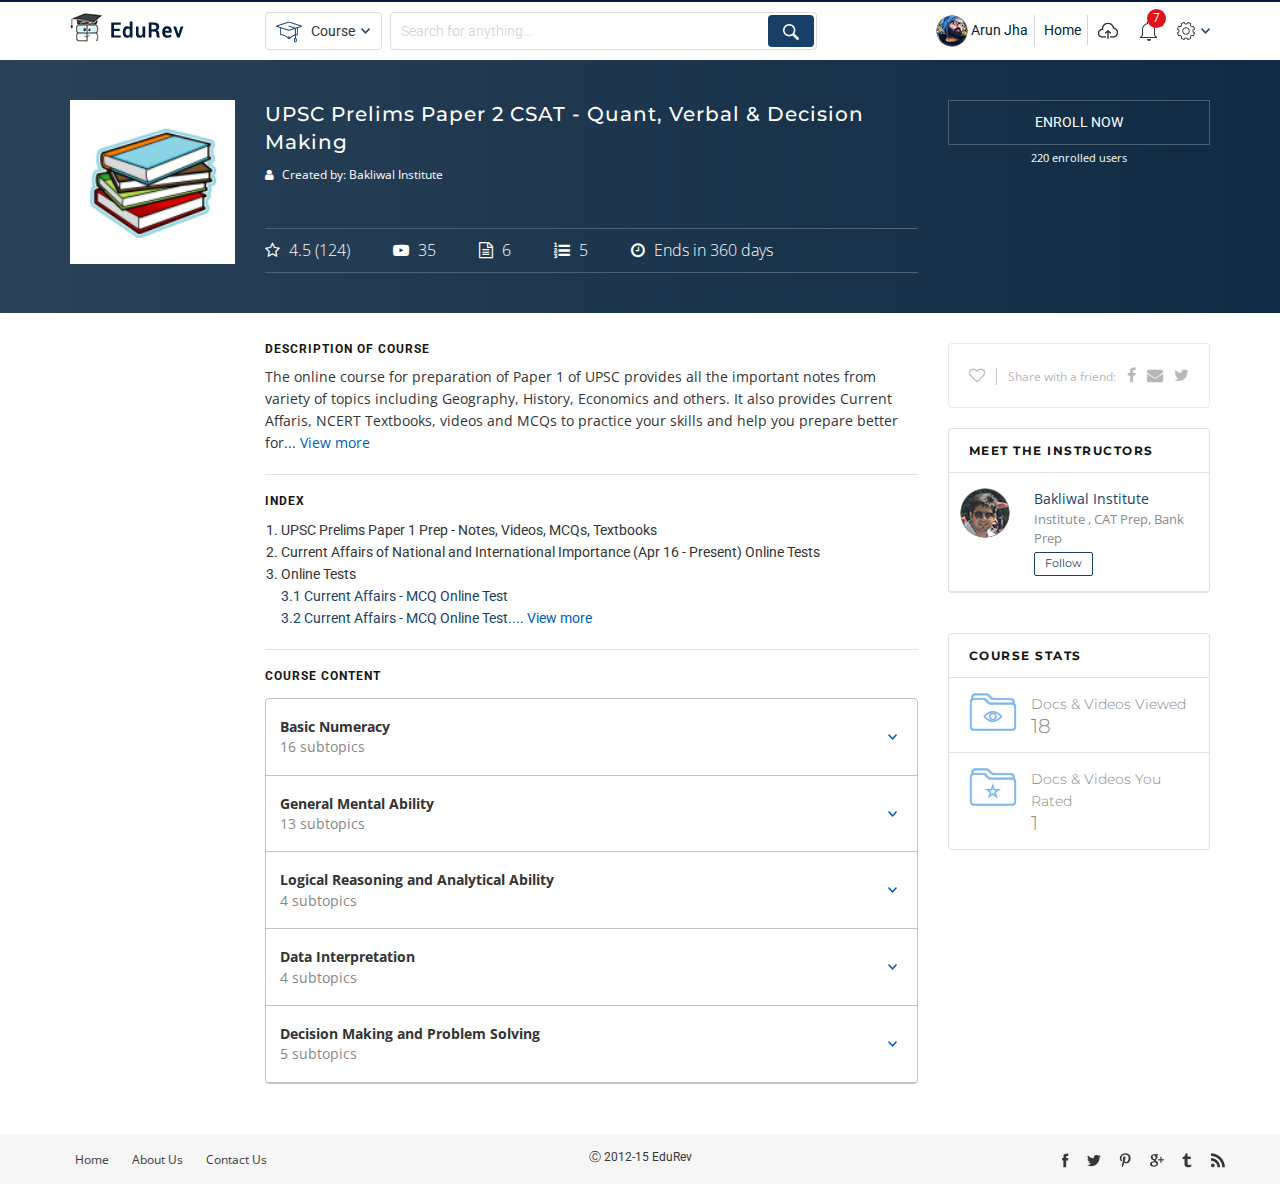
<file: 2.2.html>
<!DOCTYPE html>
<html lang="en">
  <head>
    <meta charset="utf-8">
    <meta http-equiv="X-UA-Compatible" content="IE=edge">
    <meta name="viewport" content="width=device-width, initial-scale=1">
    <title>Welcome to Edurev</title>

    <link href="https://fonts.googleapis.com/css?family=Montserrat:300,400,500,600,700" rel="stylesheet">
    <link href="https://fonts.googleapis.com/css?family=Roboto:300,400,500,700" rel="stylesheet">
    <link href="https://fonts.googleapis.com/css?family=Open+Sans:300,400,600,700" rel="stylesheet">

    <link href="css/font-awesome.min.css" rel="stylesheet">

    <!-- Bootstrap -->
    <link href="css/bootstrap.min.css" rel="stylesheet">
    <link href="css/style.css" rel="stylesheet">
    <link href="css/innerpage.css" rel="stylesheet">

    <!-- HTML5 Shim and Respond.js IE8 support of HTML5 elements and media queries -->
    <!-- WARNING: Respond.js doesn't work if you view the page via file:// -->
    <!--[if lt IE 9]>
      <script src="https://oss.maxcdn.com/html5shiv/3.7.2/html5shiv.min.js"></script>
      <script src="https://oss.maxcdn.com/respond/1.4.2/respond.min.js"></script>
    <![endif]-->
    <style type="text/css">
      @media (max-width: 767px){
        body { background: #dbe1e7; }
        .ed_main .ed_header {padding: 8px 0px;box-shadow: 0px 2px 3px #ccc;}
        .ed_container { background: #fff; }
      }
    </style>
  </head>
  <body>
    <div class="ed_main">
      <div class="ed_header">
        <div class="container">
          <div class="col-sm-2 col-md-2">
            <a class="ed_clickBtn" onclick="openNav()">
              <span></span>
              <span></span>
              <span></span>
            </a><!--ed_clickBtn-->
            <a href="index.html"><img src="img/logo.jpg" alt="logo" ></a>
          </div>
          <div class="col-sm-5 col-md-6">
            <div class="courses_dropDown">
            <select>
              <option>Courses</option>
              <option>Courses</option>
              <option>Courses</option>
              <option>Courses</option>
            </select>
            <span class="courses_img"><img src="img/courses-img.png" alt="" class="img-responsive"></span>
            <input type="" name="" placeholder="Search for anything...">
            <button class="search_btn"><img src="img/search-icon.png" alt=""></button>
            </div><!--courses_dropDown-->
          </div><!--col-sm-7 col-md-7-->
          <div class="col-sm-5 col-md-4">
            <ul class="ed_top_link">
              <li class="mobileDisplay"><a href="#" class="topLinkBorder"><img class="profileIMG" src="img/profile-img.png" alt=""> Arun Jha</a></li>
              <li class="mobileDisplay"><a href="#" class="topLinkBorder">Home</a></li>
              <li><a href="#"><img src="img/upload-img.png" alt=""></a></li>
              <li id="noti_Container"> <div id="noti_Counter"></div>   
                   <div id="notifications">
                    
                    <div style="height:auto;">
                      
                     <div class="notificationBody row">
                      <div class="col-xs-4">
                        <div class="notificationLeftH">You and Following</div>
                      </div>
                      <div class="col-xs-8">
                        <div class="mainBorder row">
                          <div class="col-xs-6">
                        <div class="notificationCentH"><span>&#xB7;</span> Follow Request</div>
                      </div>
                      <div class="col-xs-6">
                        <div class="notificationRightH">Mark all as read</div>
                      </div>
                      </div>
                    </div>
                      
                    </div>

                    <div class="notificationItems">
                      <div class="col-xs-2">
                      <div class="notificationIcon"><img src="img/nIcon.png" alt="" /></div>
                    </div>
                    <div class="col-xs-10">
                      <div class="notificationContent">
                        <p><strong>Kunaal Satija</strong> started following you.<br /><small>Now</small></p>
                      </div>
                    </div>
                      <div class="clear"></div>
                    </div>
                      
                    <div class="notificationItems">
                      <div class="col-xs-2">
                      <div class="notificationIcon"><img src="img/nIcon2.png" alt="" /></div>
                    </div>
                    <div class="col-xs-10">
                      <div class="notificationContent">
                        <p><strong>Variya Harsh</strong> & <strong>Arpit Agrawal</strong> rated this video SQL for Beginners.<br /><small>5 mins ago</small></p>
                      </div>
                    </div>
                      <div class="clear"></div>
                    </div>

                    <div class="notificationItems">
                      <div class="col-xs-2">
                      <div class="notificationIcon"><img src="img/nIcon3.png" alt="" /></div>
                    </div>
                    <div class="col-xs-10">
                      <div class="notificationContent">
                        <p><strong>Shobhit Jain</strong> rated this document <strong>DU B.COM Marketing Managment 480 Sem6, 2015 PAPER</strong><br /><small>15 mins ago</small></p>
                      </div>
                    </div>
                      <div class="clear"></div>
                    </div>

                       <div class="notificationItems">
                        <div class="col-xs-2">
                      <div class="notificationIcon"><img src="img/nIcon4.png" alt="" /></div>
                    </div>
                    <div class="col-xs-10">
                      <div class="notificationContent">
                        <p>Welcome to <strong>EduRev</strong>, we will try our best to simplify and revolutionize education for you. Click on this notification to leave a feedback anytime. <strong>Happy e-studying.</strong></p>
                      </div>
                    </div>
                      <div class="clear"></div>
                    </div>

                    </div>
                    <div class="seeAll"><a href="#">See All</a></div>
                </div>
                <a href="#"><img src="img/notification-img.png" alt="" id="noti_Button"></a>

                

              </li>
              <li class="mobileDisplay"><a href="#" style="padding-right: 0px;"><img src="img/setting-img.png" alt=""></a></li>
            </ul>
          </div><!--col-sm-3 col-md-3-->
        </div><!--container-->


      </div><!--ed_header end-->
      <div class="ed_container">
        <div class="ed_innerBox">
          <div class="container">
            <div class="col-xs-5 col-sm-2 col-md-2">
              <div class="img_box">
                <img src="img/innerpage/book-img.png" alt="">
              </div>
            </div><!--col-sm-2 col-md-2-->
            <div class="col-sm-7 col-md-7">
              <div class="contantBox">
                 <h2>UPSC Prelims Paper 2 CSAT - Quant, Verbal & Decision Making </h2>
                 <span class="font12"><i class="fa fa-user userIcon" aria-hidden="true"></i> Created by: Bakliwal Institute</span>
                 <ul class="ratingTimeList">
                   <li><i class="fa fa-star-o listIcon" aria-hidden="true"></i> 4.5 (124)</li>
                   <li><i class="fa fa-youtube-play listIcon" aria-hidden="true"></i> 35</li>
                   <li><i class="fa fa-file-text-o listIcon" aria-hidden="true"></i> 6</li>
                   <li><i class="fa fa-list-ol listIcon" aria-hidden="true"></i> 5</li>
                   <li><i class="fa fa-clock-o listIcon" aria-hidden="true"></i> Ends in 360 days</li>
                 </ul>
              </div><!--contantBox-->
            </div><!--col-sm-7 col-md-7-->
            <div class="col-sm-3 col-md-3 hideBox">
              <div class="enrolledBtn" onclick="window.open('2.1.html', '_selft')">
                 Enroll Now
              </div>
              <span class="font11">220 enrolled users</span>
            </div><!--col-sm-3 col-md-3-->
            </div><!--container-->
        </div><!--ed_innerBox-->
        <div class="container">
          <div class="col-sm-2 col-md-2">
            <div class="ed_left_menu sidenav innerpageNav" id="mySidenav">
              <a href="javascript:void(0)" class="closebtn" onclick="closeNav()">&times;</a>
              <div class="left_profile">
                <span><img class="profileIMG" src="img/profile-img.png" alt=""></span>
                <span class="profile_name">Arun Jha</span>
              </div>
              <ul class="ed_left_link">
                <li><a href="#"><span><img src="img/lfticon01.png" alt=""></span> Feed</a></li>
                <li><a href="#"><span><img src="img/lfticon02.png" alt=""></span> My Courses</a></li>
                <li><a href="#"><span><img src="img/lfticon03.png" alt=""></span> Discuss</a></li>
              </ul>
              <ul class="ed_left_link">
                <li><a href="#"><span><img src="img/lfticon04.png" alt=""></span> Level 20</a></li>
                <li><a href="#"><span><img src="img/lfticon05.png" alt=""></span> Leader Board</a></li>
              </ul>
              <ul class="ed_left_link">
                <li><a href="#"><span><img src="img/lfticon06.png" alt=""></span> Create a Courses</a></li>
              </ul>
            </div>
          </div>
          <div class="col-sm-7 col-md-7">
            <div class="ed_mid_box">
              <h4>Description of Course</h4>
              <p>The online course for preparation of Paper 1 of UPSC provides all the important notes from variety of
topics including Geography, History, Economics and others. It also provides Current Affaris, NCERT
Textbooks, videos and MCQs to practice your skills and help you prepare better for...  <a href="" class="ViewMore"> View more</a></p>
            <div class="lineBox2"></div><!--lineBox-->
            <h4>Index</h4>
            <ol class="listing">
              <li>UPSC Prelims Paper 1 Prep - Notes, Videos, MCQs, Textbooks</li>
              <li>Current Affairs of National and International Importance (Apr 16 - Present) Online Tests</li>
              <li>Online Tests
                  <ul>
                    <li>3.1 Current Affairs - MCQ Online Test</li>
                    <Li>3.2 Current Affairs - MCQ Online Test.... <a href="" class="ViewMore"> View more</a></Li>
                  </ul>
              </li>
            </ol>
            <div class="lineBox2"></div><!--lineBox-->
            <h4>Course content</h4>
            <ol class="course_content">
              <li>
                <h5 class="accordion">Basic Numeracy <span>16 subtopics</span></h5>
                <ul class="panel">
                  <li>
                    <h5>Basic Numeracy <span>16 subtopics</span></h5>
                  </li>
                  <li>
                    <h5>Basic Numeracy <span>16 subtopics</span></h5>
                  </li>
                  <li>
                    <h5>Basic Numeracy <span>16 subtopics</span></h5>
                  </li>
                  <li>
                    <h5>Basic Numeracy <span>16 subtopics</span></h5>
                  </li>
                </ul>  
                         
              </li>
              <li>
                <h5 class="accordion">General Mental Ability <span>13 subtopics</span></h5>
                <ul class="panel">
                  <li>
                    <h5>General Mental Ability <span>13 subtopics</span></h5>
                  </li>
                  <li>
                    <h5>General Mental Ability <span>13 subtopics</span></h5>
                  </li>
                  <li>
                    <h5>General Mental Ability <span>13 subtopics</span></h5>
                  </li>
                </ul>  
                
              </li>
              <li>
                <h5 class="accordion">Logical Reasoning and Analytical Ability <span>4 subtopics</span></h5>
                <ul class="panel">
                  <li>
                    <h5>Logical Reasoning and Analytical Ability <span>8 subtopics</span></h5>
                  </li>
                  <li>
                    <h5>Logical Reasoning and Analytical Ability <span>8 subtopics</span></h5>
                  </li>
                  <li>
                    <h5>Logical Reasoning and Analytical Ability <span>8 subtopics</span></h5>
                  </li>
                  <li>
                    <h5>Logical Reasoning and Analytical Ability <span>8 subtopics</span></h5>
                  </li>
                  <li>
                    <h5>Logical Reasoning and Analytical Ability <span>8 subtopics</span></h5>
                  </li>
                  <li>
                    <h5>Logical Reasoning and Analytical Ability <span>8 subtopics</span></h5>
                  </li>
                  <li>
                    <h5>Logical Reasoning and Analytical Ability <span>8 subtopics</span></h5>
                  </li>
                  <li>
                    <h5>Logical Reasoning and Analytical Ability <span>8 subtopics</span></h5>
                  </li>
                </ul>  
              </li>
              <li>
                <h5 class="accordion">Data Interpretation <span>4 subtopics</span></h5>
                
                <ul class="panel">
                  <li>
                    <h5>4.1 Bar/Column Graphs <span>1 video, 1 doc & 4 tests</span></h5>
                  </li>
                  <li>
                    <h5>4.2 Tables <span>2 videos, 1 doc & 3 tests</span></h5>
                  </li>
                  <li>
                    <h5>4.3 Pie Charts <span>1 video, 1 doc & 4 tests</span></h5>
                  </li>
                  <li>
                    <h5 class="accordion">4.4 Data Sufficiency <span>1 video, 1 doc & 4 tests</span></h5>
                    <ul class="panel">
                      <li class="row">
                        <span class="col-xs-1 col-sm-1 col-md-1"><i class="fa fa-youtube-play" aria-hidden="true"></i></span>
                        <span class="col-xs-8 col-sm-9 col-md-9">
                           DATA SUFFICIENCY for CAT & GMAT 
                        </span>
                        <span class="col-xs-3 col-sm-2 col-md-2">
                          <a href="#" class="btnn">Watch</a>
                        </span>
                        <strong></strong>
                      </li>

                      <li class="row">
                        <span class="col-xs-1 col-sm-1 col-md-1">
                          <i class="fa fa-file-text-o" aria-hidden="true"></i>
                        </span>
                        <span class="col-xs-8 col-sm-9 col-md-9">
                         Data Sufficiency - Introduction and Examples (with Solutions), Verbal Reasoning</span>
                        <span class="col-xs-3 col-sm-2 col-md-2">
                          <a href="#" class="btnn">Read</a>
                        </span>
                        <strong></strong>
                      </li>

                      <li class="row">
                        <span class="col-xs-1 col-sm-1 col-md-1">
                          <i class="fa fa-list-ol " aria-hidden="true"></i>
                        </span>
                        <span class="col-xs-8 col-sm-9 col-md-9">
                          Data Sufficiency - Practice Test (1) 
                         </span>
                         <span class="col-xs-3 col-sm-2 col-md-2">
                          <a href="#" class="btnn">Attempt</a>
                         </span>
                         <strong></strong>
                      </li>

                      <li class="row">
                        <span class="col-xs-1 col-sm-1 col-md-1">
                          <i class="fa fa-list-ol " aria-hidden="true"></i> 
                        </span>
                        <span class="col-xs-8 col-sm-9 col-md-9">
                          Data Sufficiency - MCQ Test (1) 
                        </span>
                        <span class="col-xs-3 col-sm-2 col-md-2">
                          <a href="#" class="btnn">Attempt</a>
                        </span>
                        <strong></strong>
                      </li>

                    </ul>
                  </li>
                </ul>  
              </li>
              <li>
                <h5 class="accordion">Decision Making and Problem Solving <span>5 subtopics</span></h5>
                
                <ul class="panel">
                  <li>
                    <h5>Decision Making and Problem Solving <span>5 subtopics</span></h5>
                  </li>
                  <li>
                    <h5>Decision Making and Problem Solving <span>5 subtopics</span></h5>
                  </li>
                  <li>
                    <h5>Decision Making and Problem Solving <span>5 subtopics</span></h5>
                  </li>
                  <li>
                    <h5>Decision Making and Problem Solving <span>5 subtopics</span></h5>
                  </li>
                  <li>
                    <h5>Decision Making and Problem Solving <span>5 subtopics</span></h5>
                  </li>
                  
                </ul>  
              </li>
              
              
            </ol>

            </div><!--ed_mid_box-->
          </div><!--col-sm-7 col-md-7-->
          <div class="col-sm-3 col-md-3">
            <div class="ed_rgt_box">
              <ul class="share_box">
                <li><a href="#"><i class="fa fa-heart-o" aria-hidden="true"></i></a></li>
                <li><span></span></li>
                <li>Share with a friend:</li>
                <li><a href="#"><i class="fa fa-facebook" aria-hidden="true"></i></a></li>
                <li><a href="#"><i class="fa fa-envelope" aria-hidden="true"></i></a></li>
                <li><a href="#"><i class="fa fa-twitter" aria-hidden="true"></i></a></li>
              </ul><!--share_box-->
              <div class="people_box">
                <h3>Meet the Instructors</h3>
                <div class="lineBox" style="margin-top: 0px;"></div><!--lineBox-->
                

                

                <div class="row people_boxIn">
                  <div class="col-xs-2 col-sm-3 col-md-3">
                    <span class="people_img"><img src="img/people.png" alt=""></span>
                  </div>
                  <div class="col-xs-10 col-sm-9 col-md-9">
                    <p>Bakliwal Institute</p>
                    <span>Institute , CAT Prep, Bank Prep</span>
                    <button class="smallBtn backNone" type="button">Follow</button>
                  </div>
                </div><!--row people_boxIn-->
                <div class="lineBox"></div><!--lineBox-->

              </div><!--people_box-->
              <div class="stats_box">
                <h3>Course stats</h3>
                <div class="lineBox" style="margin-top: 0px;"></div><!--lineBox-->
                <div class="row statsList">
                  <div class="col-xs-2 col-sm-3 col-md-3">
                    <img src="img/innerpage/icon04.png" alt="">
                  </div>
                  <div class="col-xs-10 col-sm-9 col-md-9">
                    <p>Docs & Videos Viewed<span> 18</span></p>
                  </div>
                </div><!--row-->
                <div class="lineBox"></div><!--lineBox-->
                <div class="row statsList">
                  <div class="col-xs-2 col-sm-3 col-md-3">
                    <img src="img/innerpage/icon05.png" alt="">
                  </div>
                  <div class="col-xs-10 col-sm-9 col-md-9">
                    <p>Docs & Videos You Rated <span>1</span></p>
                  </div>
                </div><!--row-->
               
              </div><!--stats_box-->

              
            </div><!--ed_rgt_box-->
          </div><!--col-sm-3 col-md-3-->
        </div><!--container-->
        <div class="ed_footer">
          <div class="container">
          <div class="row">
            <div class="col-sm-4 col-md-4">
              <ul class="ed_footer_link">
                <li><a href="#">Home</a></li>
                <li><a href="#">About Us</a></li>
                <li><a href="#">Contact Us</a></li>
              </ul>
            </div>
            <div class="col-sm-4 col-md-4">
              <span class="ed_copyright">&#9400; 2012-15 EduRev</span>
            </div>
            <div class="col-sm-4 col-md-4">
              <ul class="ed_social_icon">
                <li><a href="#"><img src="img/fb.png" alt=""></a></li>
                <li><a href="#"><img src="img/tw.png" alt=""></a></li>
                <li><a href="#"><img src="img/pt.png" alt=""></a></li>
                <li><a href="#"><img src="img/gp.png" alt=""></a></li>
                <li><a href="#"><img src="img/tr.png" alt=""></a></li>
                <li><a href="#"><img src="img/bl.png" alt=""></a></li>
              </ul>
            </div>
          </div><!--row-->
          </div><!--container-->
        </div><!--ed_footer-->
      </div><!--ed_container end-->
    </div><!--ed_main end-->

    <!-- jQuery (necessary for Bootstrap's JavaScript plugins) -->
    <script src="js/jquery.min.js"></script>
    <!-- Include all compiled plugins (below), or include individual files as needed -->
    <script src="js/custom.js"></script>



  </body>
</html>
</file>
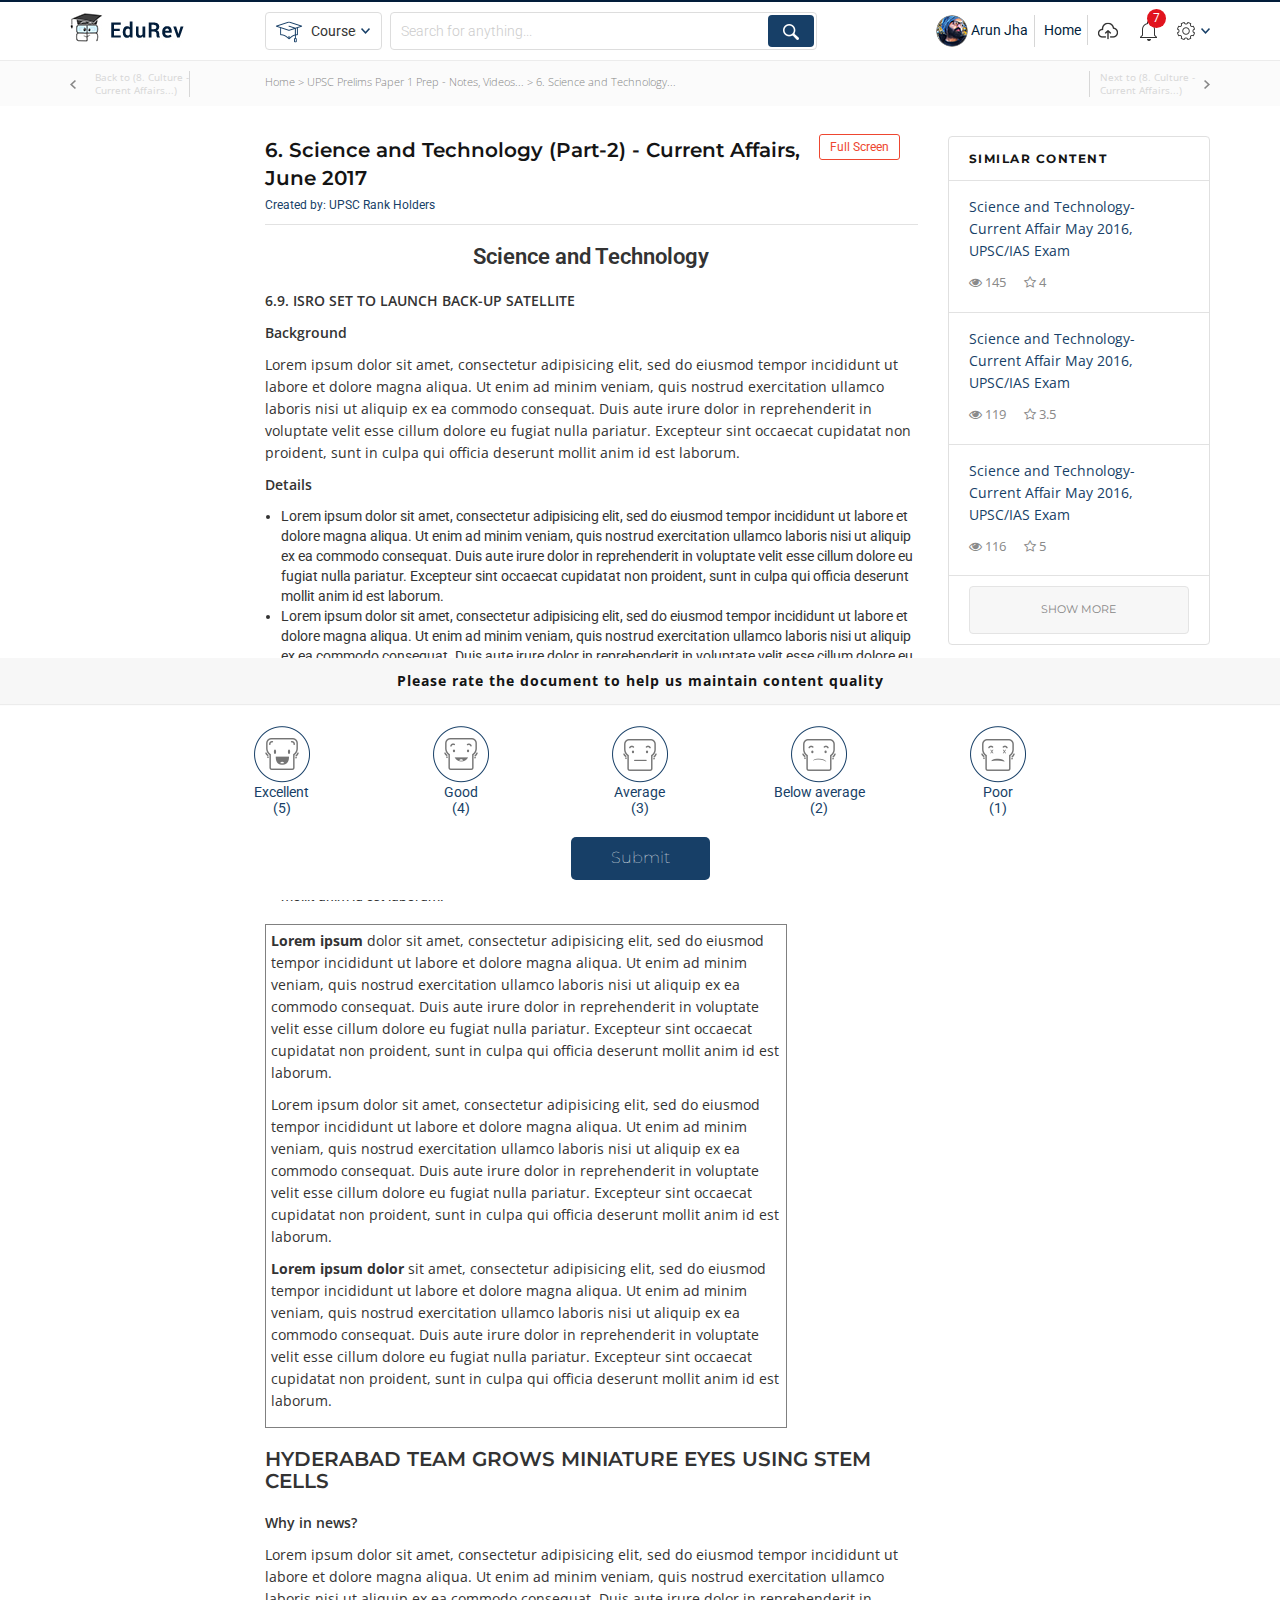
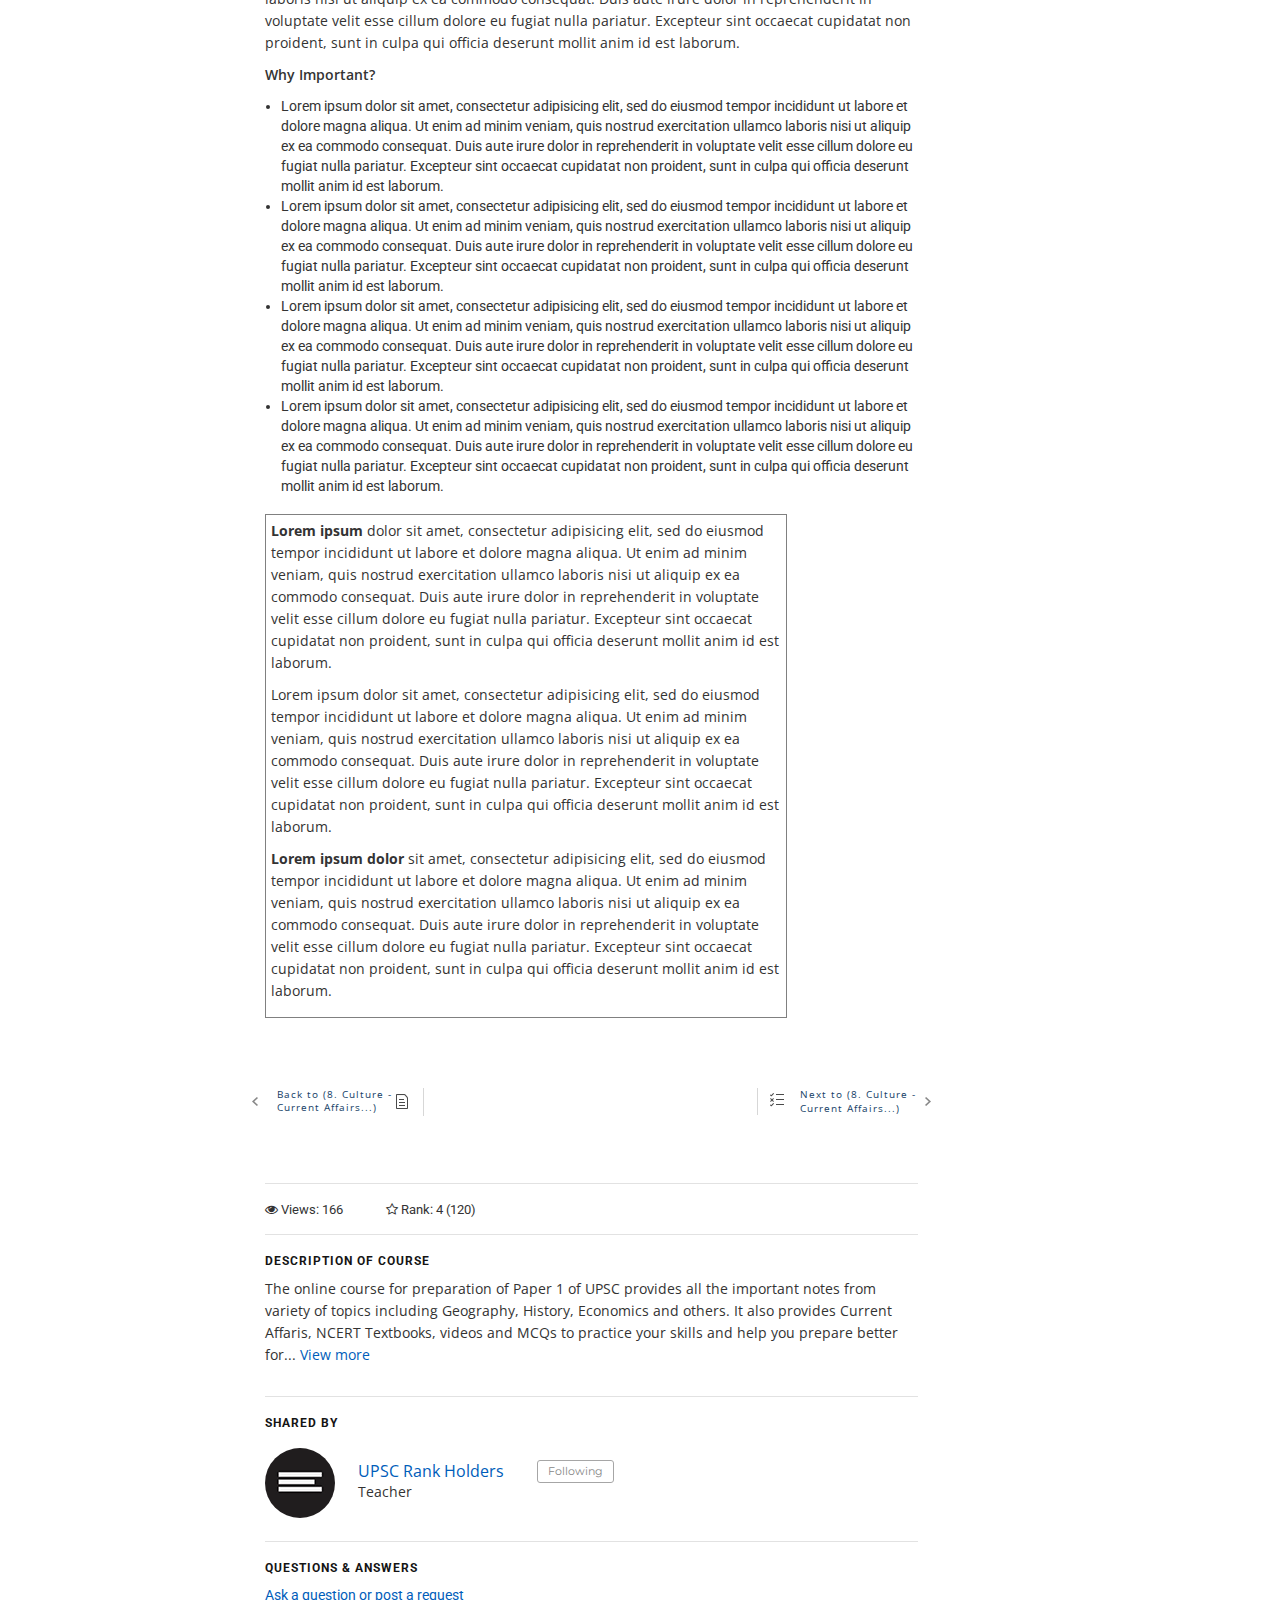
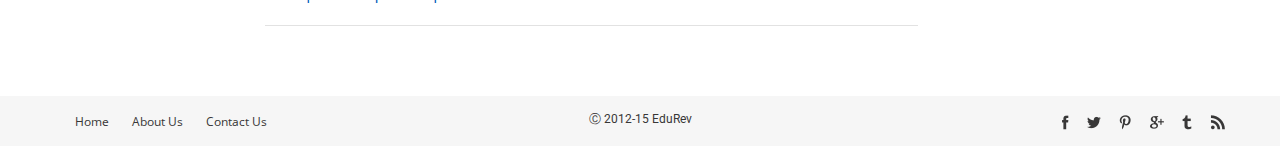
<file: 3.1.html>
﻿<!DOCTYPE html>
<html lang="en">
<head>
    <meta charset="utf-8">
    <meta http-equiv="X-UA-Compatible" content="IE=edge">
    <meta name="viewport" content="width=device-width, initial-scale=1">
    <title>Welcome to Edurev</title>
    <link href="https://fonts.googleapis.com/css?family=Montserrat:300,400,500,600,700" rel="stylesheet">
    <link href="https://fonts.googleapis.com/css?family=Roboto:300,400,500,700" rel="stylesheet">
    <link href="https://fonts.googleapis.com/css?family=Open+Sans:300,400,600,700" rel="stylesheet">
    <link href="css/font-awesome.min.css" rel="stylesheet">
    <!-- Bootstrap -->
    <link href="css/bootstrap.min.css" rel="stylesheet">
    <link href="css/style.css" rel="stylesheet">
    <link href="css/innerpage.css" rel="stylesheet">
    <link href="css/innerpage2.css" rel="stylesheet">
    <!-- HTML5 Shim and Respond.js IE8 support of HTML5 elements and media queries -->
    <!-- WARNING: Respond.js doesn't work if you view the page via file:// -->
    <!--[if lt IE 9]>
      <script src="https://oss.maxcdn.com/html5shiv/3.7.2/html5shiv.min.js"></script>
      <script src="https://oss.maxcdn.com/respond/1.4.2/respond.min.js"></script>
    <![endif]-->
    <style type="text/css">
        @media (max-width: 767px) {
            body {
                background: #dbe1e7;
            }

            .ed_main .ed_header {
                padding: 8px 0px;
                box-shadow: 0px 2px 3px #ccc;
            }

            .ed_container {
                background: #fff;
            }
        }
    </style>
</head>
<body>
    <div class="ed_main">
        <div class="ed_header">
            <div class="container">
                <div class="col-sm-2 col-md-2">
                    <a class="ed_clickBtn" onclick="openNav()">
                        <span></span>
                        <span></span>
                        <span></span>
                    </a><!--ed_clickBtn-->
                    <a href="#"><img src="img/logo.jpg" alt="logo"></a>
                </div>
                <div class="col-sm-5 col-md-6">
                    <div class="courses_dropDown">
                        <select>
                            <option>Courses</option>
                            <option>Courses</option>
                            <option>Courses</option>
                            <option>Courses</option>
                        </select>
                        <span class="courses_img"><img src="img/courses-img.png" alt="" class="img-responsive"></span>
                        <input type="" name="" placeholder="Search for anything...">
                        <button class="search_btn"><img src="img/search-icon.png" alt=""></button>
                    </div><!--courses_dropDown-->
                </div><!--col-sm-7 col-md-7-->
                <div class="col-sm-5 col-md-4">
                    <ul class="ed_top_link">
                        <li class="mobileDisplay"><a href="#" class="topLinkBorder"><img class="profileIMG" src="img/profile-img.png" alt=""> Arun Jha</a></li>
                        <li class="mobileDisplay"><a href="#" class="topLinkBorder">Home</a></li>
                        <li><a href="#"><img src="img/upload-img.png" alt=""></a></li>
                        <li id="noti_Container">
                            <div id="noti_Counter"></div>
                            <div id="notifications">

                                <div style="height:auto;">

                                    <div class="notificationBody row">
                                        <div class="col-xs-4">
                                            <div class="notificationLeftH">You and Following</div>
                                        </div>
                                        <div class="col-xs-8">
                                            <div class="mainBorder row">
                                                <div class="col-xs-6">
                                                    <div class="notificationCentH"><span>&#xB7;</span> Follow Request</div>
                                                </div>
                                                <div class="col-xs-6">
                                                    <div class="notificationRightH">Mark all as read</div>
                                                </div>
                                            </div>
                                        </div>

                                    </div>
                                    <div class="notificationItems">
                                        <div class="col-xs-2">
                                            <div class="notificationIcon"><img src="img/nIcon.png" alt="" /></div>
                                        </div>
                                        <div class="col-xs-10">
                                            <div class="notificationContent">
                                                <p><strong>Kunaal Satija</strong> started following you.<br /><small>Now</small></p>
                                            </div>
                                        </div>
                                        <div class="clear"></div>
                                    </div>

                                    <div class="notificationItems">
                                        <div class="col-xs-2">
                                            <div class="notificationIcon"><img src="img/nIcon2.png" alt="" /></div>
                                        </div>
                                        <div class="col-xs-10">
                                            <div class="notificationContent">
                                                <p><strong>Variya Harsh</strong> & <strong>Arpit Agrawal</strong> rated this video SQL for Beginners.<br /><small>5 mins ago</small></p>
                                            </div>
                                        </div>
                                        <div class="clear"></div>
                                    </div>
                                    <div class="notificationItems">
                                        <div class="col-xs-2">
                                            <div class="notificationIcon"><img src="img/nIcon3.png" alt="" /></div>
                                        </div>
                                        <div class="col-xs-10">
                                            <div class="notificationContent">
                                                <p><strong>Shobhit Jain</strong> rated this document <strong>DU B.COM Marketing Managment 480 Sem6, 2015 PAPER</strong><br /><small>15 mins ago</small></p>
                                            </div>
                                        </div>
                                        <div class="clear"></div>
                                    </div>
                                    <div class="notificationItems">
                                        <div class="col-xs-2">
                                            <div class="notificationIcon"><img src="img/nIcon4.png" alt="" /></div>
                                        </div>
                                        <div class="col-xs-10">
                                            <div class="notificationContent">
                                                <p>Welcome to <strong>EduRev</strong>, we will try our best to simplify and revolutionize education for you. Click on this notification to leave a feedback anytime. <strong>Happy e-studying.</strong></p>
                                            </div>
                                        </div>
                                        <div class="clear"></div>
                                    </div>
                                </div>
                                <div class="seeAll"><a href="#">See All</a></div>
                            </div>
                            <a href="#"><img src="img/notification-img.png" alt="" id="noti_Button"></a>

                        </li>
                        <li class="mobileDisplay"><a href="#" style="padding-right: 0px;"><img src="img/setting-img.png" alt=""></a></li>
                    </ul>
                </div><!--col-sm-3 col-md-3-->
            </div><!--container-->

        </div><!--ed_header end-->
        <div class="ed_container">
            <div class="ed_bredcurm">
                <div class="container">
                    <div class="col-xs-6 col-sm-3 col-md-2">
                        <div class="backTo"><a href="#"> Back to (8. Culture - <br />Current Affairs...)</a></div>
                    </div>
                    <div class="col-xs-6 col-sm-6 col-md-7">
                        <div class="bredcurmText">Home > UPSC Prelims Paper 1 Prep - Notes, Videos... > 6. Science and Technology...</div>
                    </div>
                    <div class="col-xs-6 col-sm-3 col-md-3">
                        <div class="nextTo"><a href="#">Next to (8. Culture -<br /> Current Affairs...)</a></div>
                    </div>
                </div>
            </div><!--ed_bredcurm-->
            <div class="container">
                <div class="col-sm-2 col-md-2">
                    <div class="ed_left_menu sidenav innerpageNav" id="mySidenav">
                        <a href="javascript:void(0)" class="closebtn" onclick="closeNav()">&times;</a>
                        <div class="left_profile">
                            <span><img class="profileIMG" src="img/profile-img.png" alt=""></span>
                            <span class="profile_name">Mac Sharma</span>
                        </div>
                        <ul class="ed_left_link">
                            <li><a href="#"><span><img src="img/lfticon01.png" alt=""></span> Feed</a></li>
                            <li><a href="#"><span><img src="img/lfticon02.png" alt=""></span> My Courses</a></li>
                            <li><a href="#"><span><img src="img/lfticon03.png" alt=""></span> Discuss</a></li>
                        </ul>
                        <ul class="ed_left_link">
                            <li><a href="#"><span><img src="img/lfticon04.png" alt=""></span> Level 20</a></li>
                            <li><a href="#"><span><img src="img/lfticon05.png" alt=""></span> Leader Board</a></li>
                        </ul>
                        <ul class="ed_left_link">
                            <li><a href="#"><span><img src="img/lfticon06.png" alt=""></span> Create a Courses</a></li>
                        </ul>
                    </div>
                </div>
                <div class="col-sm-7 col-md-7">
                    <div class="ed_mid_box">
                        <div class="innerHdnBox">
                            <div class="row">
                                <div class="col-sm-9 col-md-10">
                                    <div class="innerHdn">6. Science and Technology (Part-2) - Current Affairs, June 2017</div>
                                    <span class="createdBy">Created by: UPSC Rank Holders</span>
                                </div><!--col-sm-10 col-md-10-->
                                <div class="col-sm-3 col-md-2">
                                    <a href="#" class="fullScreen">Full Screen</a>
                                </div><!--col-sm-2 col-md-2-->
                            </div><!--row-->
                        </div><!--innerHdnBox-->
                        <div class="ed_postBox">
                            <h1>Science and Technology</h1>
                            <p class="sub">6.9. ISRO SET TO LAUNCH BACK-UP SATELLITE</p>
                            <p class="sub1">Background</p>
                            <p>
                                Lorem ipsum dolor sit amet, consectetur adipisicing elit, sed do eiusmod
                                tempor incididunt ut labore et dolore magna aliqua. Ut enim ad minim veniam,
                                quis nostrud exercitation ullamco laboris nisi ut aliquip ex ea commodo
                                consequat. Duis aute irure dolor in reprehenderit in voluptate velit esse
                                cillum dolore eu fugiat nulla pariatur. Excepteur sint occaecat cupidatat non
                                proident, sunt in culpa qui officia deserunt mollit anim id est laborum.
                            </p>
                            <p class="detail">Details</p>
                            <ul>
                                <li>
                                    Lorem ipsum dolor sit amet, consectetur adipisicing elit, sed do eiusmod
                                    tempor incididunt ut labore et dolore magna aliqua. Ut enim ad minim veniam,
                                    quis nostrud exercitation ullamco laboris nisi ut aliquip ex ea commodo
                                    consequat. Duis aute irure dolor in reprehenderit in voluptate velit esse
                                    cillum dolore eu fugiat nulla pariatur. Excepteur sint occaecat cupidatat non
                                    proident, sunt in culpa qui officia deserunt mollit anim id est laborum.
                                </li>
                                <li>
                                    Lorem ipsum dolor sit amet, consectetur adipisicing elit, sed do eiusmod
                                    tempor incididunt ut labore et dolore magna aliqua. Ut enim ad minim veniam,
                                    quis nostrud exercitation ullamco laboris nisi ut aliquip ex ea commodo
                                    consequat. Duis aute irure dolor in reprehenderit in voluptate velit esse
                                    cillum dolore eu fugiat nulla pariatur. Excepteur sint occaecat cupidatat non
                                    proident, sunt in culpa qui officia deserunt mollit anim id est laborum.
                                </li>
                                <li>
                                    Lorem ipsum dolor sit amet, consectetur adipisicing elit, sed do eiusmod
                                    tempor incididunt ut labore et dolore magna aliqua. Ut enim ad minim veniam,
                                    quis nostrud exercitation ullamco laboris nisi ut aliquip ex ea commodo
                                    consequat. Duis aute irure dolor in reprehenderit in voluptate velit esse
                                    cillum dolore eu fugiat nulla pariatur. Excepteur sint occaecat cupidatat non
                                    proident, sunt in culpa qui officia deserunt mollit anim id est laborum.
                                </li>
                                <li>
                                    Lorem ipsum dolor sit amet, consectetur adipisicing elit, sed do eiusmod
                                    tempor incididunt ut labore et dolore magna aliqua. Ut enim ad minim veniam,
                                    quis nostrud exercitation ullamco laboris nisi ut aliquip ex ea commodo
                                    consequat. Duis aute irure dolor in reprehenderit in voluptate velit esse
                                    cillum dolore eu fugiat nulla pariatur. Excepteur sint occaecat cupidatat non
                                    proident, sunt in culpa qui officia deserunt mollit anim id est laborum.
                                </li>
                            </ul>
                            <div class="box">
                                <p>
                                    <b>Lorem ipsum</b> dolor sit amet, consectetur adipisicing elit, sed do eiusmod
                                    tempor incididunt ut labore et dolore magna aliqua. Ut enim ad minim veniam,
                                    quis nostrud exercitation ullamco laboris nisi ut aliquip ex ea commodo
                                    consequat. Duis aute irure dolor in reprehenderit in voluptate velit esse
                                    cillum dolore eu fugiat nulla pariatur. Excepteur sint occaecat cupidatat non
                                    proident, sunt in culpa qui officia deserunt mollit anim id est laborum.
                                </p>
                                <p>
                                    Lorem ipsum dolor sit amet, consectetur adipisicing elit, sed do eiusmod
                                    tempor incididunt ut labore et dolore magna aliqua. Ut enim ad minim veniam,
                                    quis nostrud exercitation ullamco laboris nisi ut aliquip ex ea commodo
                                    consequat. Duis aute irure dolor in reprehenderit in voluptate velit esse
                                    cillum dolore eu fugiat nulla pariatur. Excepteur sint occaecat cupidatat non
                                    proident, sunt in culpa qui officia deserunt mollit anim id est laborum.
                                </p>
                                <p>
                                    <b>Lorem ipsum dolor</b> sit amet, consectetur adipisicing elit, sed do eiusmod
                                    tempor incididunt ut labore et dolore magna aliqua. Ut enim ad minim veniam,
                                    quis nostrud exercitation ullamco laboris nisi ut aliquip ex ea commodo
                                    consequat. Duis aute irure dolor in reprehenderit in voluptate velit esse
                                    cillum dolore eu fugiat nulla pariatur. Excepteur sint occaecat cupidatat non
                                    proident, sunt in culpa qui officia deserunt mollit anim id est laborum.
                                </p>
                            </div>

                            <h2>Hyderabad team grows miniature eyes using stem cells</h2>

                            <p class="sub1">Why in news?</p>
                            <p>
                                Lorem ipsum dolor sit amet, consectetur adipisicing elit, sed do eiusmod
                                tempor incididunt ut labore et dolore magna aliqua. Ut enim ad minim veniam,
                                quis nostrud exercitation ullamco laboris nisi ut aliquip ex ea commodo
                                consequat. Duis aute irure dolor in reprehenderit in voluptate velit esse
                                cillum dolore eu fugiat nulla pariatur. Excepteur sint occaecat cupidatat non
                                proident, sunt in culpa qui officia deserunt mollit anim id est laborum.
                            </p>
                            <p class="detail">Why Important?</p>
                            <ul>
                                <li>
                                    Lorem ipsum dolor sit amet, consectetur adipisicing elit, sed do eiusmod
                                    tempor incididunt ut labore et dolore magna aliqua. Ut enim ad minim veniam,
                                    quis nostrud exercitation ullamco laboris nisi ut aliquip ex ea commodo
                                    consequat. Duis aute irure dolor in reprehenderit in voluptate velit esse
                                    cillum dolore eu fugiat nulla pariatur. Excepteur sint occaecat cupidatat non
                                    proident, sunt in culpa qui officia deserunt mollit anim id est laborum.
                                </li>
                                <li>
                                    Lorem ipsum dolor sit amet, consectetur adipisicing elit, sed do eiusmod
                                    tempor incididunt ut labore et dolore magna aliqua. Ut enim ad minim veniam,
                                    quis nostrud exercitation ullamco laboris nisi ut aliquip ex ea commodo
                                    consequat. Duis aute irure dolor in reprehenderit in voluptate velit esse
                                    cillum dolore eu fugiat nulla pariatur. Excepteur sint occaecat cupidatat non
                                    proident, sunt in culpa qui officia deserunt mollit anim id est laborum.
                                </li>
                                <li>
                                    Lorem ipsum dolor sit amet, consectetur adipisicing elit, sed do eiusmod
                                    tempor incididunt ut labore et dolore magna aliqua. Ut enim ad minim veniam,
                                    quis nostrud exercitation ullamco laboris nisi ut aliquip ex ea commodo
                                    consequat. Duis aute irure dolor in reprehenderit in voluptate velit esse
                                    cillum dolore eu fugiat nulla pariatur. Excepteur sint occaecat cupidatat non
                                    proident, sunt in culpa qui officia deserunt mollit anim id est laborum.
                                </li>
                                <li>
                                    Lorem ipsum dolor sit amet, consectetur adipisicing elit, sed do eiusmod
                                    tempor incididunt ut labore et dolore magna aliqua. Ut enim ad minim veniam,
                                    quis nostrud exercitation ullamco laboris nisi ut aliquip ex ea commodo
                                    consequat. Duis aute irure dolor in reprehenderit in voluptate velit esse
                                    cillum dolore eu fugiat nulla pariatur. Excepteur sint occaecat cupidatat non
                                    proident, sunt in culpa qui officia deserunt mollit anim id est laborum.
                                </li>
                            </ul>
                            <div class="box">
                                <p>
                                    <b>Lorem ipsum</b> dolor sit amet, consectetur adipisicing elit, sed do eiusmod
                                    tempor incididunt ut labore et dolore magna aliqua. Ut enim ad minim veniam,
                                    quis nostrud exercitation ullamco laboris nisi ut aliquip ex ea commodo
                                    consequat. Duis aute irure dolor in reprehenderit in voluptate velit esse
                                    cillum dolore eu fugiat nulla pariatur. Excepteur sint occaecat cupidatat non
                                    proident, sunt in culpa qui officia deserunt mollit anim id est laborum.
                                </p>
                                <p>
                                    Lorem ipsum dolor sit amet, consectetur adipisicing elit, sed do eiusmod
                                    tempor incididunt ut labore et dolore magna aliqua. Ut enim ad minim veniam,
                                    quis nostrud exercitation ullamco laboris nisi ut aliquip ex ea commodo
                                    consequat. Duis aute irure dolor in reprehenderit in voluptate velit esse
                                    cillum dolore eu fugiat nulla pariatur. Excepteur sint occaecat cupidatat non
                                    proident, sunt in culpa qui officia deserunt mollit anim id est laborum.
                                </p>
                                <p>
                                    <b>Lorem ipsum dolor</b> sit amet, consectetur adipisicing elit, sed do eiusmod
                                    tempor incididunt ut labore et dolore magna aliqua. Ut enim ad minim veniam,
                                    quis nostrud exercitation ullamco laboris nisi ut aliquip ex ea commodo
                                    consequat. Duis aute irure dolor in reprehenderit in voluptate velit esse
                                    cillum dolore eu fugiat nulla pariatur. Excepteur sint occaecat cupidatat non
                                    proident, sunt in culpa qui officia deserunt mollit anim id est laborum.
                                </p>
                            </div>
                        </div><!--ed_postBox-->
                        <div class="nextPrev">
                            <div class="row">
                                <div class="col-xs-6 col-sm-6 col-md-6">
                                    <div class="backTo">
                                        <a href="#">
                                            Back to (8. Culture - <br />Current Affairs...) <img class="imgIcon2" src="img/innerpage/fileIcon2.png" alt="">
                                        </a>
                                    </div>
                                </div>

                                <div class="col-xs-6 col-sm-6 col-md-6">
                                    <div class="nextTo">
                                        <a href="#">
                                            <img class="imgIcon" src="img/innerpage/menuIcon2.png" alt=""> Next to (8. Culture -<br /> Current Affairs...)
                                        </a>
                                    </div>
                                </div>
                            </div><!--row-->
                        </div><!--nextPrev-->
                        <div class="ViewRankBox">
                            <ul>
                                <li><span><i class="fa fa-eye" aria-hidden="true"></i> Views: 166</span></li>
                                <li><span><i class="fa fa-star-o" aria-hidden="true"></i> Rank: 4 (120)</span></li>
                            </ul>
                        </div><!--ViewRankBox-->


                        <h4>Description of Course</h4>
                        <p>
                            The online course for preparation of Paper 1 of UPSC provides all the important notes from variety of
                            topics including Geography, History, Economics and others. It also provides Current Affaris, NCERT
                            Textbooks, videos and MCQs to practice your skills and help you prepare better for...  <a href="" class="ViewMore"> View more</a>
                        </p>
                        <div class="lineBox2"></div><!--lineBox-->
                        <h4>Shared by</h4>
                        <div class="rankHolder">
                            <span class="iconBox padding10"><img src="img/innerpage/rankIcon.jpg" alt=""></span>
                        </div>
                        <div class="rankHolder">
                            <span class="rankText">UPSC Rank Holders</span>
                            <span class="rankmidText">Teacher</span>
                        </div>
                        <div class="rankHolder"><a href="#" class="followBtnn">Following</a></div>

                        <div class="lineBox2"></div><!--lineBox-->

                        <h4>QUESTIONs & ANSWERS</h4>
                        <a href="#" class="linkText">Ask a question or post a request</a>
                        <div class="lineBox2"></div><!--lineBox-->
                    </div><!--ed_mid_box-->
                </div><!--col-sm-7 col-md-7-->
                <div class="col-sm-3 col-md-3">
                    <div class="ed_rgt_box">

                        <div class="people_box">
                            <h3>SImilar content</h3>
                            <div class="lineBox" style="margin-top: 0px;"></div><!--lineBox-->
                            <div class="people_boxIn">

                                <p>
                                    Science and Technology- Current
                                    Affair May 2016, UPSC/IAS Exam
                                </p>
                                <ul class="viewRank2">
                                    <li><span><i class="fa fa-eye" aria-hidden="true"></i> 145</span></li>
                                    <li><span><i class="fa fa-star-o" aria-hidden="true"></i> 4</span></li>
                                </ul>

                            </div><!--row people_boxIn-->
                            <div class="lineBox"></div><!--lineBox-->
                            <div class="people_boxIn">

                                <p>
                                    Science and Technology- Current
                                    Affair May 2016, UPSC/IAS Exam
                                </p>
                                <ul class="viewRank2">
                                    <li><span><i class="fa fa-eye" aria-hidden="true"></i> 119</span></li>
                                    <li><span><i class="fa fa-star-o" aria-hidden="true"></i> 3.5</span></li>
                                </ul>

                            </div><!--row people_boxIn-->
                            <div class="lineBox"></div><!--lineBox-->
                            <div class="people_boxIn">

                                <p>
                                    Science and Technology- Current
                                    Affair May 2016, UPSC/IAS Exam
                                </p>
                                <ul class="viewRank2">
                                    <li><span><i class="fa fa-eye" aria-hidden="true"></i> 116</span></li>
                                    <li><span><i class="fa fa-star-o" aria-hidden="true"></i> 5</span></li>
                                </ul>

                            </div><!--row people_boxIn-->
                            <div class="lineBox"></div><!--lineBox-->
                            <div class="btn_box">
                                <a href="#" class="show_more">Show more</a>
                            </div>
                        </div><!--people_box-->
                        <ul class="share_box">
                            <li><a href="#"><i class="fa fa-heart-o" aria-hidden="true"></i></a></li>
                            <li><span></span></li>
                            <li>Share with a friend:</li>
                            <li><a href="#"><i class="fa fa-facebook" aria-hidden="true"></i></a></li>
                            <li><a href="#"><i class="fa fa-envelope" aria-hidden="true"></i></a></li>
                            <li><a href="#"><i class="fa fa-twitter" aria-hidden="true"></i></a></li>
                        </ul><!--share_box-->

                    </div><!--ed_rgt_box-->
                </div><!--col-sm-3 col-md-3-->
            </div><!--container-->
            <div class="ed_footer">
                <div class="container">
                    <div class="row">
                        <div class="col-sm-4 col-md-4">
                            <ul class="ed_footer_link">
                                <li><a href="#">Home</a></li>
                                <li><a href="#">About Us</a></li>
                                <li><a href="#">Contact Us</a></li>
                            </ul>
                        </div>
                        <div class="col-sm-4 col-md-4">
                            <span class="ed_copyright">&#9400; 2012-15 EduRev</span>
                        </div>
                        <div class="col-sm-4 col-md-4">
                            <ul class="ed_social_icon">
                                <li><a href="#"><img src="img/fb.png" alt=""></a></li>
                                <li><a href="#"><img src="img/tw.png" alt=""></a></li>
                                <li><a href="#"><img src="img/pt.png" alt=""></a></li>
                                <li><a href="#"><img src="img/gp.png" alt=""></a></li>
                                <li><a href="#"><img src="img/tr.png" alt=""></a></li>
                                <li><a href="#"><img src="img/bl.png" alt=""></a></li>
                            </ul>
                        </div>
                    </div><!--row-->
                </div><!--container-->
            </div><!--ed_footer-->
        </div><!--ed_container end-->
    </div><!--ed_main end-->
    <!--Rating Star-->
    <div class="edRating">
        <h4>Please rate the document to help us maintain content quality</h4>
        <div class="row">
            <div class="col-xs-2"><img src="img/innerpage/excellent_icn.png" class="img-responsive" /><span>Excellent<br />(5)</span></div>
            <div class="col-xs-2"><img src="img/innerpage/good__icn.png" class="img-responsive" /><span>Good<br />(4)</span></div>
            <div class="col-xs-2"><img src="img/innerpage/average_icn.png" class="img-responsive" /><span>Average<br />(3)</span></div>
            <div class="col-xs-2"><img src="img/innerpage/below_average_icn.png" class="img-responsive" /><span>Below average<br />(2)</span></div>
            <div class="col-xs-2"><img src="img/innerpage/poor_icn.png" class="img-responsive" /><span>Poor<br />(1)</span></div>
        </div>
        <button class="submit">Submit</button>
    </div>
    <!--Rating End-->
    <!-- jQuery (necessary for Bootstrap's JavaScript plugins) -->
    <script src="js/jquery.min.js"></script>
    <!-- Include all compiled plugins (below), or include individual files as needed -->
    <script src="js/custom.js"></script>

</body>
</html>
</file>
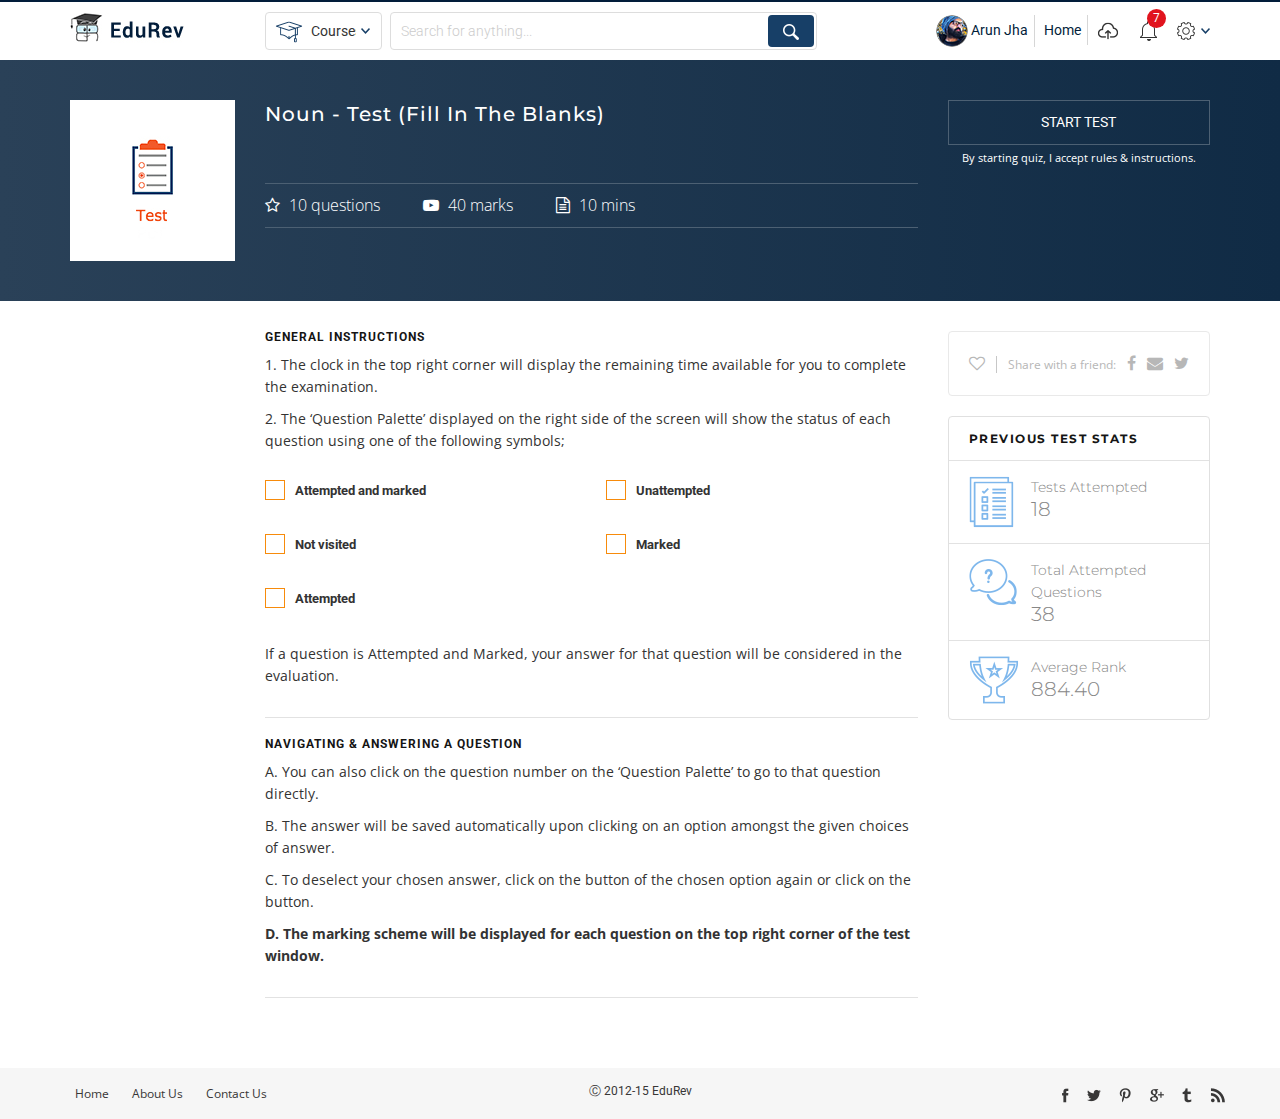
<file: 4.1.html>
﻿<!DOCTYPE html>
<html lang="en">
<head>
    <meta charset="utf-8">
    <meta http-equiv="X-UA-Compatible" content="IE=edge">
    <meta name="viewport" content="width=device-width, initial-scale=1">
    <title>Welcome to Edurev</title>
    <link href="https://fonts.googleapis.com/css?family=Montserrat:300,400,500,600,700" rel="stylesheet">
    <link href="https://fonts.googleapis.com/css?family=Roboto:300,400,500,700" rel="stylesheet">
    <link href="https://fonts.googleapis.com/css?family=Open+Sans:300,400,600,700" rel="stylesheet">
    <link href="css/font-awesome.min.css" rel="stylesheet">
    <!-- Bootstrap -->
    <link href="css/bootstrap.min.css" rel="stylesheet">
    <link href="css/style.css" rel="stylesheet">
    <link href="css/innerpage.css" rel="stylesheet">
    <link href="css/innerpage2.css" rel="stylesheet">
    <!-- HTML5 Shim and Respond.js IE8 support of HTML5 elements and media queries -->
    <!-- WARNING: Respond.js doesn't work if you view the page via file:// -->
    <!--[if lt IE 9]>
      <script src="https://oss.maxcdn.com/html5shiv/3.7.2/html5shiv.min.js"></script>
      <script src="https://oss.maxcdn.com/respond/1.4.2/respond.min.js"></script>
    <![endif]-->
    <style type="text/css">
        @media (max-width: 767px) {
            body {
                background: #dbe1e7;
            }

            .ed_main .ed_header {
                padding: 8px 0px;
                box-shadow: 0px 2px 3px #ccc;
            }

            .ed_container {
                background: #fff;
            }
        }
    </style>
</head>
<body>
    <div class="ed_main">
        <div class="ed_header">
            <div class="container">
                <div class="col-sm-2 col-md-2">
                    <a class="ed_clickBtn" onclick="openNav()">
                        <span></span>
                        <span></span>
                        <span></span>
                    </a><!--ed_clickBtn-->
                    <a href="#"><img src="img/logo.jpg" alt="logo"></a>
                </div>
                <div class="col-sm-5 col-md-6">
                    <div class="courses_dropDown">
                        <select>
                            <option>Courses</option>
                            <option>Courses</option>
                            <option>Courses</option>
                            <option>Courses</option>
                        </select>
                        <span class="courses_img"><img src="img/courses-img.png" alt="" class="img-responsive"></span>
                        <input type="" name="" placeholder="Search for anything...">
                        <button class="search_btn"><img src="img/search-icon.png" alt=""></button>
                    </div><!--courses_dropDown-->
                </div><!--col-sm-7 col-md-7-->
                <div class="col-sm-5 col-md-4">
                    <ul class="ed_top_link">
                        <li class="mobileDisplay"><a href="#" class="topLinkBorder"><img class="profileIMG" src="img/profile-img.png" alt=""> Arun Jha</a></li>
                        <li class="mobileDisplay"><a href="#" class="topLinkBorder">Home</a></li>
                        <li><a href="#"><img src="img/upload-img.png" alt=""></a></li>
                        <li id="noti_Container">
                            <div id="noti_Counter"></div>
                            <div id="notifications">

                                <div style="height:auto;">

                                    <div class="notificationBody row">
                                        <div class="col-xs-4">
                                            <div class="notificationLeftH">You and Following</div>
                                        </div>
                                        <div class="col-xs-8">
                                            <div class="mainBorder row">
                                                <div class="col-xs-6">
                                                    <div class="notificationCentH"><span>&#xB7;</span> Follow Request</div>
                                                </div>
                                                <div class="col-xs-6">
                                                    <div class="notificationRightH">Mark all as read</div>
                                                </div>
                                            </div>
                                        </div>

                                    </div>
                                    <div class="notificationItems">
                                        <div class="col-xs-2">
                                            <div class="notificationIcon"><img src="img/nIcon.png" alt="" /></div>
                                        </div>
                                        <div class="col-xs-10">
                                            <div class="notificationContent">
                                                <p><strong>Kunaal Satija</strong> started following you.<br /><small>Now</small></p>
                                            </div>
                                        </div>
                                        <div class="clear"></div>
                                    </div>

                                    <div class="notificationItems">
                                        <div class="col-xs-2">
                                            <div class="notificationIcon"><img src="img/nIcon2.png" alt="" /></div>
                                        </div>
                                        <div class="col-xs-10">
                                            <div class="notificationContent">
                                                <p><strong>Variya Harsh</strong> & <strong>Arpit Agrawal</strong> rated this video SQL for Beginners.<br /><small>5 mins ago</small></p>
                                            </div>
                                        </div>
                                        <div class="clear"></div>
                                    </div>
                                    <div class="notificationItems">
                                        <div class="col-xs-2">
                                            <div class="notificationIcon"><img src="img/nIcon3.png" alt="" /></div>
                                        </div>
                                        <div class="col-xs-10">
                                            <div class="notificationContent">
                                                <p><strong>Shobhit Jain</strong> rated this document <strong>DU B.COM Marketing Managment 480 Sem6, 2015 PAPER</strong><br /><small>15 mins ago</small></p>
                                            </div>
                                        </div>
                                        <div class="clear"></div>
                                    </div>
                                    <div class="notificationItems">
                                        <div class="col-xs-2">
                                            <div class="notificationIcon"><img src="img/nIcon4.png" alt="" /></div>
                                        </div>
                                        <div class="col-xs-10">
                                            <div class="notificationContent">
                                                <p>Welcome to <strong>EduRev</strong>, we will try our best to simplify and revolutionize education for you. Click on this notification to leave a feedback anytime. <strong>Happy e-studying.</strong></p>
                                            </div>
                                        </div>
                                        <div class="clear"></div>
                                    </div>
                                </div>
                                <div class="seeAll"><a href="#">See All</a></div>
                            </div>
                            <a href="#"><img src="img/notification-img.png" alt="" id="noti_Button"></a>

                        </li>
                        <li class="mobileDisplay"><a href="#" style="padding-right: 0px;"><img src="img/setting-img.png" alt=""></a></li>
                    </ul>
                </div><!--col-sm-3 col-md-3-->
            </div><!--container-->

        </div><!--ed_header end-->
        <div class="ed_container">
            <div class="ed_innerBox">
                <div class="container">
                    <div class="col-xs-5 col-sm-2 col-md-2">
                        <div class="img_box">
                            <img src="img/innerpage/testIcon.jpg" alt="">
                        </div>
                    </div><!--col-sm-2 col-md-2-->
                    <div class="col-sm-7 col-md-7">
                        <div class="contantBox">
                            <h2>Noun - Test (Fill In The Blanks)</h2>
                            <ul class="ratingTimeList">
                                <li><i class="fa fa-star-o listIcon" aria-hidden="true"></i> 10 questions</li>
                                <li><i class="fa fa-youtube-play listIcon" aria-hidden="true"></i> 40 marks</li>
                                <li><i class="fa fa-file-text-o listIcon" aria-hidden="true"></i> 10 mins</li>
                            </ul>
                        </div><!--contantBox-->
                    </div><!--col-sm-7 col-md-7-->
                    <div class="col-sm-3 col-md-3 hideBox">
                        <div class="enrolledBtn">
                            START TEST
                        </div>
                        <span class="font11">By starting quiz, I accept rules & instructions.</span>
                    </div><!--col-sm-3 col-md-3-->
                </div><!--container-->
            </div><!--ed_innerBox-->
            <div class="container">
                <div class="col-sm-2 col-md-2">
                    <div class="ed_left_menu sidenav innerpageNav" id="mySidenav">
                        <a href="javascript:void(0)" class="closebtn" onclick="closeNav()">&times;</a>
                        <div class="left_profile">
                            <span><img class="profileIMG" src="img/profile-img.png" alt=""></span>
                            <span class="profile_name">Mac Sharma</span>
                        </div>
                        <ul class="ed_left_link">
                            <li><a href="#"><span><img src="img/lfticon01.png" alt=""></span> Feed</a></li>
                            <li><a href="#"><span><img src="img/lfticon02.png" alt=""></span> My Courses</a></li>
                            <li><a href="#"><span><img src="img/lfticon03.png" alt=""></span> Discuss</a></li>
                        </ul>
                        <ul class="ed_left_link">
                            <li><a href="#"><span><img src="img/lfticon04.png" alt=""></span> Level 20</a></li>
                            <li><a href="#"><span><img src="img/lfticon05.png" alt=""></span> Leader Board</a></li>
                        </ul>
                        <ul class="ed_left_link">
                            <li><a href="#"><span><img src="img/lfticon06.png" alt=""></span> Create a Courses</a></li>
                        </ul>
                    </div>
                </div>
                <div class="col-sm-7 col-md-7">
                    <div class="ed_mid_box">
                        <h4>General Instructions</h4>
                        <p>
                            1. The clock in the top right corner will display the remaining time available for you to complete the
                            examination.
                        </p>
                        <p>
                            2. The ‘Question Palette’ displayed on the right side of the screen will show the status of each
                            question using one of the following symbols;
                        </p>
                        <div class="row">
                            <div class="col-md-6">
                                <ul class="instructionsList">
                                    <li>
                                        <label class="control control--checkbox">
                                            Attempted and marked
                                            <input type="checkbox" />
                                            <div class="control__indicator"></div>
                                        </label>
                                    </li>
                                    <li>
                                        <label class="control control--checkbox">
                                            Not visited
                                            <input type="checkbox" />
                                            <div class="control__indicator"></div>
                                        </label>
                                    </li>
                                    <li>
                                        <label class="control control--checkbox">
                                            Attempted
                                            <input type="checkbox" />
                                            <div class="control__indicator"></div>
                                        </label>
                                    </li>


                                </ul>
                            </div>
                            <div class="col-md-6">
                                <ul class="instructionsList">
                                    <li>
                                        <label class="control control--checkbox">
                                            Unattempted
                                            <input type="checkbox" />
                                            <div class="control__indicator"></div>
                                        </label>
                                    </li>
                                    <li>
                                        <label class="control control--checkbox">
                                            Marked
                                            <input type="checkbox" />
                                            <div class="control__indicator"></div>
                                        </label>
                                    </li>

                                </ul>
                            </div>
                        </div>
                        <p>
                            If a question is Attempted and Marked, your answer for that question will be considered in the
                            evaluation.
                        </p>
                        <div class="lineBox2"></div><!--lineBox-->
                        <h4>Navigating & Answering a Question</h4>
                        <p>A. You can also click on the question number on the ‘Question Palette’ to go to that question directly.</p>
                        <p>
                            B. The answer will be saved automatically upon clicking on an option amongst the given choices of
                            answer.
                        </p>
                        <p>
                            C. To deselect your chosen answer, click on the button of the chosen option again or click on
                            the button.
                        </p>
                        <p>
                            <strong>
                                D. The marking scheme will be displayed for each question on the top right corner of the test
                                window.
                            </strong>
                        </p>
                        <div class="lineBox2"></div><!--lineBox-->

                    </div><!--ed_mid_box-->
                </div><!--col-sm-7 col-md-7-->
                <div class="col-sm-3 col-md-3">
                    <div class="ed_rgt_box">
                        <ul class="share_box">
                            <li><a href="#"><i class="fa fa-heart-o" aria-hidden="true"></i></a></li>
                            <li><span></span></li>
                            <li>Share with a friend:</li>
                            <li><a href="#"><i class="fa fa-facebook" aria-hidden="true"></i></a></li>
                            <li><a href="#"><i class="fa fa-envelope" aria-hidden="true"></i></a></li>
                            <li><a href="#"><i class="fa fa-twitter" aria-hidden="true"></i></a></li>
                        </ul><!--share_box-->

                        <div class="stats_box">
                            <h3>Previous test stats</h3>
                            <div class="lineBox" style="margin-top: 0px;"></div><!--lineBox-->
                            <div class="row statsList">
                                <div class="col-xs-2 col-sm-4 col-md-3">
                                    <img src="img/innerpage/fileIcon3.png" alt="">
                                </div>
                                <div class="col-xs-10 col-sm-8 col-md-9">
                                    <p>Tests Attempted<span> 18</span></p>
                                </div>
                            </div><!--row-->
                            <div class="lineBox"></div><!--lineBox-->
                            <div class="row statsList">
                                <div class="col-xs-2 col-sm-4 col-md-3">
                                    <img src="img/innerpage/chatIcon.png" alt="">
                                </div>
                                <div class="col-xs-10 col-sm-8 col-md-9">
                                    <p>Total Attempted Questions <span>38</span></p>
                                </div>
                            </div><!--row-->
                            <div class="lineBox"></div><!--lineBox-->
                            <div class="row statsList">
                                <div class="col-xs-2 col-sm-4 col-md-3">
                                    <img src="img/innerpage/starIcon3.png" alt="">
                                </div>
                                <div class="col-xs-10 col-sm-8 col-md-9">
                                    <p>Average Rank <span>884.40</span></p>
                                </div>
                            </div><!--row-->

                        </div><!--stats_box-->

                    </div><!--ed_rgt_box-->
                </div><!--col-sm-3 col-md-3-->
            </div><!--container-->
            <div class="ed_footer">
                <div class="container">
                    <div class="row">
                        <div class="col-sm-4 col-md-4">
                            <ul class="ed_footer_link">
                                <li><a href="#">Home</a></li>
                                <li><a href="#">About Us</a></li>
                                <li><a href="#">Contact Us</a></li>
                            </ul>
                        </div>
                        <div class="col-sm-4 col-md-4">
                            <span class="ed_copyright">&#9400; 2012-15 EduRev</span>
                        </div>
                        <div class="col-sm-4 col-md-4">
                            <ul class="ed_social_icon">
                                <li><a href="#"><img src="img/fb.png" alt=""></a></li>
                                <li><a href="#"><img src="img/tw.png" alt=""></a></li>
                                <li><a href="#"><img src="img/pt.png" alt=""></a></li>
                                <li><a href="#"><img src="img/gp.png" alt=""></a></li>
                                <li><a href="#"><img src="img/tr.png" alt=""></a></li>
                                <li><a href="#"><img src="img/bl.png" alt=""></a></li>
                            </ul>
                        </div>
                    </div><!--row-->
                </div><!--container-->
            </div><!--ed_footer-->
        </div><!--ed_container end-->
    </div><!--ed_main end-->
    <!-- jQuery (necessary for Bootstrap's JavaScript plugins) -->
    <script src="js/jquery.min.js"></script>
    <!-- Include all compiled plugins (below), or include individual files as needed -->
    <script src="js/custom.js"></script>

</body>
</html>
</file>
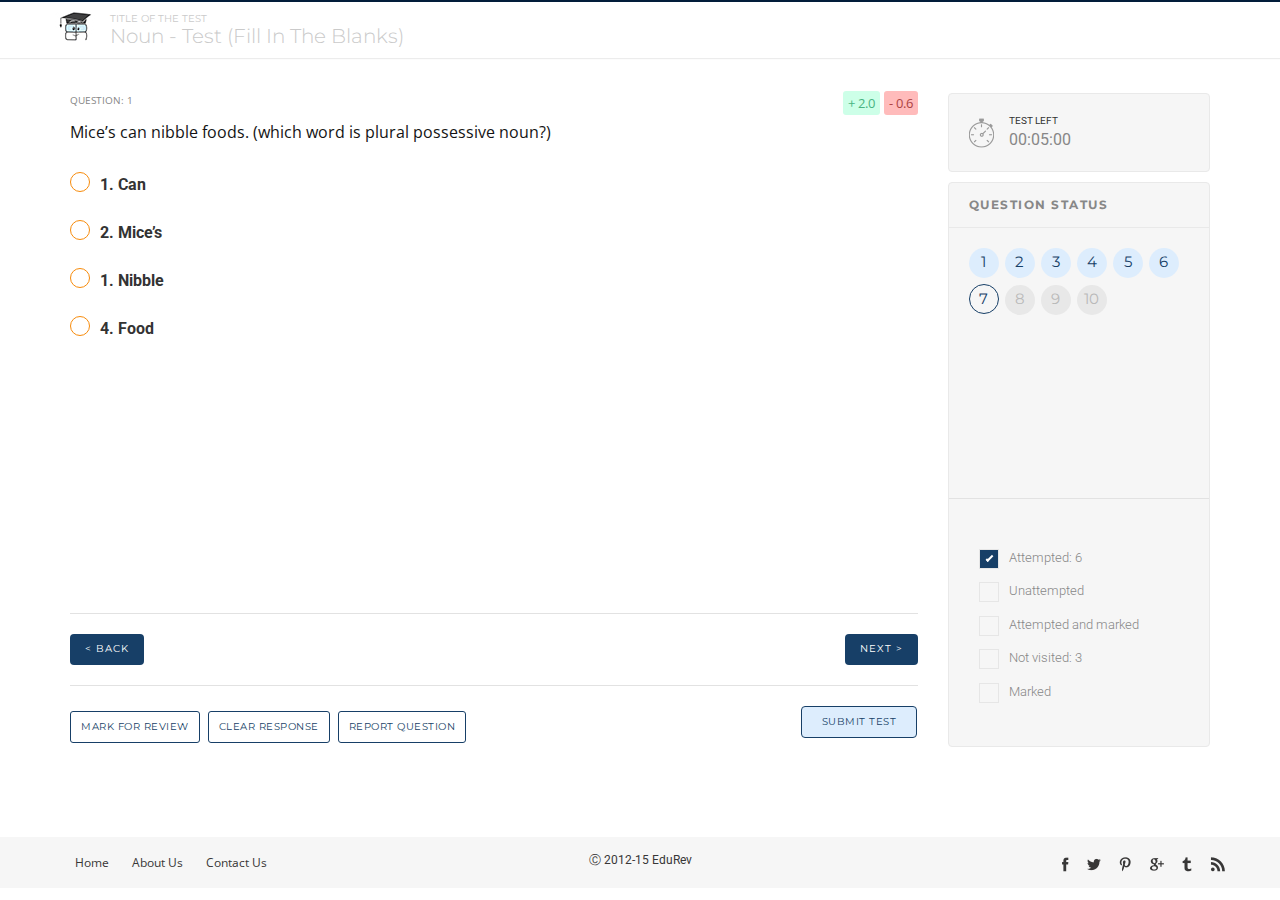
<file: 4.2.html>
﻿<!DOCTYPE html>
<html lang="en">
<head>
    <meta charset="utf-8">
    <meta http-equiv="X-UA-Compatible" content="IE=edge">
    <meta name="viewport" content="width=device-width, initial-scale=1">
    <title>Welcome to Edurev</title>
    <link href="https://fonts.googleapis.com/css?family=Montserrat:300,400,500,600,700" rel="stylesheet">
    <link href="https://fonts.googleapis.com/css?family=Roboto:300,400,500,700" rel="stylesheet">
    <link href="https://fonts.googleapis.com/css?family=Open+Sans:300,400,600,700" rel="stylesheet">
    <link href="css/font-awesome.min.css" rel="stylesheet">
    <!-- Bootstrap -->
    <link href="css/bootstrap.min.css" rel="stylesheet">
    <link href="css/style.css" rel="stylesheet">
    <link href="css/innerpage.css" rel="stylesheet">
    <link href="css/innerpage2.css" rel="stylesheet">
    <!-- HTML5 Shim and Respond.js IE8 support of HTML5 elements and media queries -->
    <!-- WARNING: Respond.js doesn't work if you view the page via file:// -->
    <!--[if lt IE 9]>
      <script src="https://oss.maxcdn.com/html5shiv/3.7.2/html5shiv.min.js"></script>
      <script src="https://oss.maxcdn.com/respond/1.4.2/respond.min.js"></script>
    <![endif]-->

</head>
<body>
    <div class="ed_main">
        <div class="ed_header testPage">
            <div class="container">
                <img src="img/innerpage/logoIcon.jpg" alt="logo">
                <div class="titleBlock">
                    <span class="titleSmallText">Title of the test</span>
                    <span class="titleBigText">Noun - Test (Fill In The Blanks)</span>
                </div><!--titleBlock-->
            </div><!--container-->
        </div><!--ed_header end-->
        <div class="ed_container">
            <div class="container">
                <div class="col-sm-9 col-md-9">
                    <div class="ed_question">
                        <div class="row">
                            <div class="col-xs-7 col-sm-9 col-md-9">
                                <div class="questionBox">
                                    <span class="questionStext">QUESTION: 1</span>
                                </div><!--questionBox-->
                            </div><!--col-sm-9 col-md-9-->
                            <div class="col-xs-5 col-sm-3 col-md-3">
                                <div class="ratbtnBox">
                                    <span class="greenBox">+ 2.0</span>
                                    <span class="redBox">- 0.6</span>
                                </div><!--ratbtnBox-->
                            </div><!--col-sm-3 col-md-3-->
                            <div class="col-xs-12 col-sm-12 col-md-12">
                                <div class="questionBox">
                                    <span class="questionBtext">Mice’s can nibble foods. (which word is plural possessive noun?)</span>
                                </div><!--questionBox-->
                            </div><!--col-sm-9 col-md-9-->

                        </div><!--row-->
                        <ul class="answerList">
                            <li>
                                <label class="control control--radio">
                                    1.  Can
                                    <input type="radio" name="radio" />
                                    <div class="control__indicator"></div>
                                </label>
                            </li>
                            <li>
                                <label class="control control--radio">
                                    2.  Mice’s
                                    <input type="radio" name="radio" />
                                    <div class="control__indicator"></div>
                                </label>
                            </li>
                            <li>
                                <label class="control control--radio">
                                    1.  Nibble
                                    <input type="radio" name="radio" />
                                    <div class="control__indicator"></div>
                                </label>
                            </li>
                            <li>
                                <label class="control control--radio">
                                    4.  Food
                                    <input type="radio" name="radio" />
                                    <div class="control__indicator"></div>
                                </label>
                            </li>
                        </ul>
                    </div><!--ed_question-->
                    <div class="lineBox2"></div><!--lineBox-->
                    <div class="row">
                        <div class="col-xs-6 col-sm-6 col-md-6">
                            <div class="backBox">
                                <a href="#" class="backbtn"> < Back</a>
                            </div>
                        </div>
                        <div class="col-xs-6 col-sm-6 col-md-6">
                            <div class="nextBox">
                                <a href="#" class="nextbtn"> Next ></a>
                            </div>
                        </div>
                    </div><!--row-->
                    <div class="lineBox2"></div><!--lineBox-->
                    <div class="row">
                        <div class="col-xs-6 col-sm-8 col-md-8">
                            <ul class="subButton">
                                <li><a href="#">Mark For Review</a></li>
                                <li><a href="#">Clear Response</a></li>
                                <li><a href="#">Report Question</a></li>
                            </ul>
                        </div>
                        <div class="col-xs-6 col-sm-4 col-md-4">
                            <a href="" class="submitTestBtn">SUBMIT TEST</a>
                        </div>
                    </div><!--row-->
                </div><!--col-sm-9 col-md-9-->
                <div class="col-sm-3 col-md-3">
                    <div class="ed_rgt_box">

                        <div class="testLeftBox">
                            <span class="hdnT">TEST LEFT</span>
                            <span class="timeT">00:05:00</span>
                        </div><!--testLeftBox-->
                        <div class="questionStatusBox">
                            <h3>Question status</h3>
                            <ul>
                                <li><span class="bluebg">1</span></li>
                                <li><span class="bluebg">2</span></li>
                                <li><span class="bluebg">3</span></li>
                                <li><span class="bluebg">4</span></li>
                                <li><span class="bluebg">5</span></li>
                                <li><span class="bluebg">6</span></li>
                                <li><span class="blankbg">7</span></li>
                                <li><span class="graybg">8</span></li>
                                <li><span class="graybg">9</span></li>
                                <li><span class="graybg">10</span></li>
                            </ul>
                            <div class="lineBox2"></div><!--lineBox-->
                            <div class="control-group">
                                <label class="control control--checkbox">
                                    Attempted: 6
                                    <input type="checkbox" checked="checked" />
                                    <div class="control__indicator"></div>
                                </label>
                                <label class="control control--checkbox">
                                    Unattempted
                                    <input type="checkbox" />
                                    <div class="control__indicator"></div>
                                </label>
                                <label class="control control--checkbox">
                                    Attempted and marked
                                    <input type="checkbox" />
                                    <div class="control__indicator"></div>
                                </label>
                                <label class="control control--checkbox">
                                    Not visited: 3
                                    <input type="checkbox" />
                                    <div class="control__indicator"></div>
                                </label>
                                <label class="control control--checkbox">
                                    Marked
                                    <input type="checkbox" />
                                    <div class="control__indicator"></div>
                                </label>
                            </div>

                        </div><!--questionStatusBox-->

                    </div><!--ed_rgt_box-->
                </div><!--col-sm-3 col-md-3-->
            </div><!--container-->
            <div class="ed_footer">
                <div class="container">
                    <div class="row">
                        <div class="col-sm-4 col-md-4">
                            <ul class="ed_footer_link">
                                <li><a href="#">Home</a></li>
                                <li><a href="#">About Us</a></li>
                                <li><a href="#">Contact Us</a></li>
                            </ul>
                        </div>
                        <div class="col-sm-4 col-md-4">
                            <span class="ed_copyright">&#9400; 2012-15 EduRev</span>
                        </div>
                        <div class="col-sm-4 col-md-4">
                            <ul class="ed_social_icon">
                                <li><a href="#"><img src="img/fb.png" alt=""></a></li>
                                <li><a href="#"><img src="img/tw.png" alt=""></a></li>
                                <li><a href="#"><img src="img/pt.png" alt=""></a></li>
                                <li><a href="#"><img src="img/gp.png" alt=""></a></li>
                                <li><a href="#"><img src="img/tr.png" alt=""></a></li>
                                <li><a href="#"><img src="img/bl.png" alt=""></a></li>
                            </ul>
                        </div>
                    </div><!--row-->
                </div><!--container-->
            </div><!--ed_footer-->
        </div><!--ed_container end-->
    </div><!--ed_main end-->
    <!-- jQuery (necessary for Bootstrap's JavaScript plugins) -->
    <script src="js/jquery.min.js"></script>
    <!-- Include all compiled plugins (below), or include individual files as needed -->
    <script src="js/custom.js"></script>

</body>
</html>
</file>
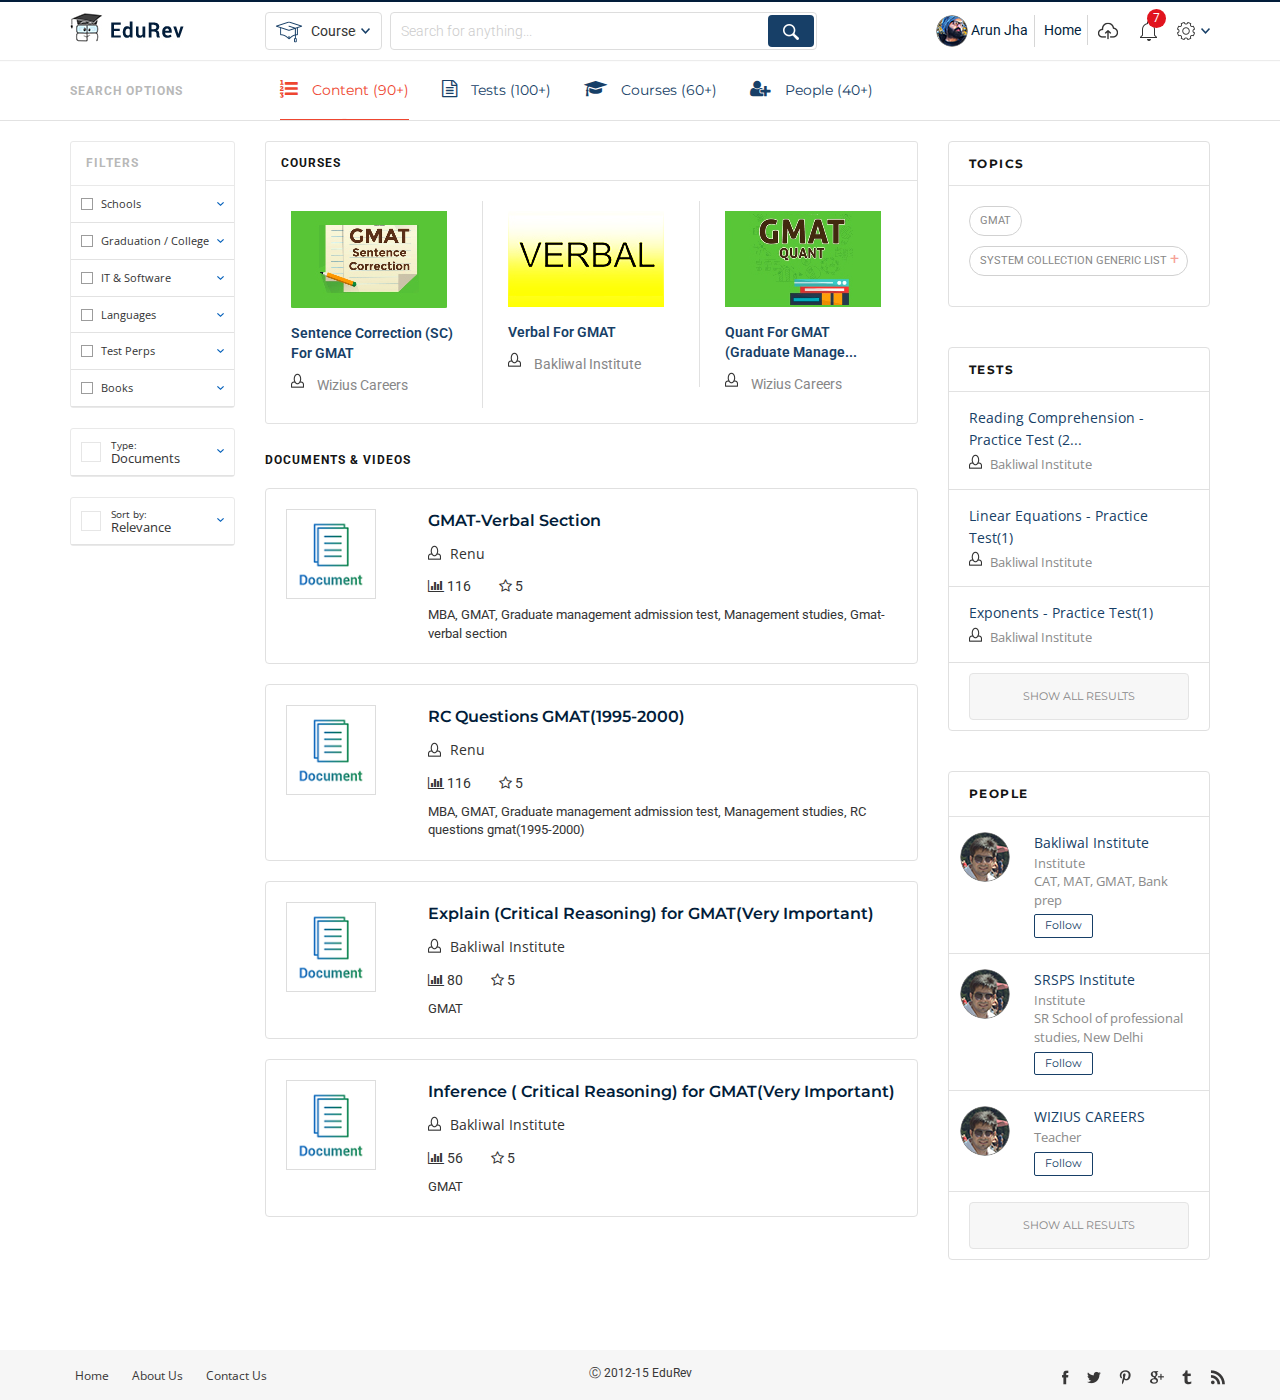
<file: 5.1.html>
﻿<!DOCTYPE html>
<html lang="en">
<head>
    <meta charset="utf-8">
    <meta http-equiv="X-UA-Compatible" content="IE=edge">
    <meta name="viewport" content="width=device-width, initial-scale=1">
    <title>Welcome to Edurev</title>
    <link href="https://fonts.googleapis.com/css?family=Montserrat:300,400,500,600,700" rel="stylesheet">
    <link href="https://fonts.googleapis.com/css?family=Roboto:300,400,500,700" rel="stylesheet">
    <link href="https://fonts.googleapis.com/css?family=Open+Sans:300,400,600,700" rel="stylesheet">
    <link href="css/font-awesome.min.css" rel="stylesheet">
    <!-- Bootstrap -->
    <link href="css/bootstrap.min.css" rel="stylesheet">
    <link href="css/style.css" rel="stylesheet">
    <link href="css/innerpage.css" rel="stylesheet">
    <link href="css/innerpage2.css" rel="stylesheet">
    <link href="css/innerpage3.css" rel="stylesheet">
    <!-- HTML5 Shim and Respond.js IE8 support of HTML5 elements and media queries -->
    <!-- WARNING: Respond.js doesn't work if you view the page via file:// -->
    <!--[if lt IE 9]>
      <script src="https://oss.maxcdn.com/html5shiv/3.7.2/html5shiv.min.js"></script>
      <script src="https://oss.maxcdn.com/respond/1.4.2/respond.min.js"></script>
    <![endif]-->

</head>
<body>
    <div class="ed_main">
        <div class="ed_header">
            <div class="container">
                <div class="col-sm-2 col-md-2">
                    <a class="ed_clickBtn" onclick="openNav()">
                        <span></span>
                        <span></span>
                        <span></span>
                    </a><!--ed_clickBtn-->
                    <a href="#"><img src="img/logo.jpg" alt="logo"></a>
                </div>
                <div class="col-sm-5 col-md-6">
                    <div class="courses_dropDown">
                        <select>
                            <option>Courses</option>
                            <option>Courses</option>
                            <option>Courses</option>
                            <option>Courses</option>
                        </select>
                        <span class="courses_img"><img src="img/courses-img.png" alt="" class="img-responsive"></span>
                        <input type="" name="" placeholder="Search for anything...">
                        <button class="search_btn"><img src="img/search-icon.png" alt=""></button>
                    </div><!--courses_dropDown-->
                </div><!--col-sm-7 col-md-7-->
                <div class="col-sm-5 col-md-4">
                    <ul class="ed_top_link">
                        <li class="mobileDisplay"><a href="#" class="topLinkBorder"><img class="profileIMG" src="img/profile-img.png" alt=""> Arun Jha</a></li>
                        <li class="mobileDisplay"><a href="#" class="topLinkBorder">Home</a></li>
                        <li><a href="#"><img src="img/upload-img.png" alt=""></a></li>
                        <li id="noti_Container">
                            <div id="noti_Counter"></div>
                            <div id="notifications">

                                <div style="height:auto;">

                                    <div class="notificationBody row">
                                        <div class="col-xs-4">
                                            <div class="notificationLeftH">You and Following</div>
                                        </div>
                                        <div class="col-xs-8">
                                            <div class="mainBorder row">
                                                <div class="col-xs-6">
                                                    <div class="notificationCentH"><span>&#xB7;</span> Follow Request</div>
                                                </div>
                                                <div class="col-xs-6">
                                                    <div class="notificationRightH">Mark all as read</div>
                                                </div>
                                            </div>
                                        </div>

                                    </div>
                                    <div class="notificationItems">
                                        <div class="col-xs-2">
                                            <div class="notificationIcon"><img src="img/nIcon.png" alt="" /></div>
                                        </div>
                                        <div class="col-xs-10">
                                            <div class="notificationContent">
                                                <p><strong>Kunaal Satija</strong> started following you.<br /><small>Now</small></p>
                                            </div>
                                        </div>
                                        <div class="clear"></div>
                                    </div>

                                    <div class="notificationItems">
                                        <div class="col-xs-2">
                                            <div class="notificationIcon"><img src="img/nIcon2.png" alt="" /></div>
                                        </div>
                                        <div class="col-xs-10">
                                            <div class="notificationContent">
                                                <p><strong>Variya Harsh</strong> & <strong>Arpit Agrawal</strong> rated this video SQL for Beginners.<br /><small>5 mins ago</small></p>
                                            </div>
                                        </div>
                                        <div class="clear"></div>
                                    </div>
                                    <div class="notificationItems">
                                        <div class="col-xs-2">
                                            <div class="notificationIcon"><img src="img/nIcon3.png" alt="" /></div>
                                        </div>
                                        <div class="col-xs-10">
                                            <div class="notificationContent">
                                                <p><strong>Shobhit Jain</strong> rated this document <strong>DU B.COM Marketing Managment 480 Sem6, 2015 PAPER</strong><br /><small>15 mins ago</small></p>
                                            </div>
                                        </div>
                                        <div class="clear"></div>
                                    </div>
                                    <div class="notificationItems">
                                        <div class="col-xs-2">
                                            <div class="notificationIcon"><img src="img/nIcon4.png" alt="" /></div>
                                        </div>
                                        <div class="col-xs-10">
                                            <div class="notificationContent">
                                                <p>Welcome to <strong>EduRev</strong>, we will try our best to simplify and revolutionize education for you. Click on this notification to leave a feedback anytime. <strong>Happy e-studying.</strong></p>
                                            </div>
                                        </div>
                                        <div class="clear"></div>
                                    </div>
                                </div>
                                <div class="seeAll"><a href="#">See All</a></div>
                            </div>
                            <a href="#"><img src="img/notification-img.png" alt="" id="noti_Button"></a>

                        </li>
                        <li class="mobileDisplay"><a href="#" style="padding-right: 0px;"><img src="img/setting-img.png" alt=""></a></li>
                    </ul>
                </div><!--col-sm-3 col-md-3-->
            </div><!--container-->

        </div><!--ed_header end-->
        <div class="ed_container">
            <div class="ed_tab_block">
                <div class="container">
                    <div class="col-sm-2 col-md-2">
                        <h4>Search Options</h4>
                    </div>
                    <div class="col-sm-7 col-md-7">

                        <ul class="tabs hrTabs">
                            <li class="tab-link current" data-tab="tab-1">
                                <a href="#">
                                    <i class="fa fa-list-ol listIcon" aria-hidden="true"></i>  Content (90+)
                                    <span></span>
                                </a>
                            </li>
                            <li class="tab-link" data-tab="tab-2">
                                <a href="#">
                                    <i class="fa fa-file-text-o listIcon" aria-hidden="true"></i> Tests (100+)
                                    <span></span>
                                </a>
                            </li>
                            <li class="tab-link" data-tab="tab-3">
                                <a href="#">
                                    <i class="fa fa-graduation-cap listIcon" aria-hidden="true"></i> Courses (60+)
                                    <span></span>
                                </a>
                            </li>
                            <li class="tab-link" data-tab="tab-4">
                                <a href="#">
                                    <i class="fa fa-user-plus listIcon" aria-hidden="true"></i> People (40+)
                                    <span></span>
                                </a>
                            </li>
                        </ul><!--tabs-->
                    </div>
                    <div class="col-sm-3 col-md-3"></div>
                </div><!--container-->
            </div><!--ed_tab_block-->
            <div class="container">
                <div id="tab-1" class="tab-content current">
                    <div class="col-sm-2 col-md-2">
                        <div class="ed_left_menu">
                            <div class="ed_filterBox">
                                <h4>Filters</h4>
                                <ul class="filterList">
                                    <li class="smallCheckbox">
                                        <a href="#">
                                            <label class="control control--checkbox">
                                                Schools
                                                <input type="checkbox" />
                                                <div class="control__indicator "></div>
                                            </label>
                                        </a>
                                        <span class="dropDownBtn accordion"></span>
                                    </li>
                                    <li class="smallCheckbox">
                                        <a href="#">
                                            <label class="control control--checkbox">
                                                Graduation / College
                                                <input type="checkbox" />
                                                <div class="control__indicator"></div>
                                            </label>
                                        </a>
                                        <span class="dropDownBtn"></span>
                                    </li>
                                    <li class="smallCheckbox">
                                        <a href="#">
                                            <label class="control control--checkbox">
                                                IT & Software
                                                <input type="checkbox" />
                                                <div class="control__indicator"></div>
                                            </label>
                                        </a>
                                        <span class="dropDownBtn"></span>
                                    </li>
                                    <li class="smallCheckbox">
                                        <a href="#">
                                            <label class="control control--checkbox">
                                                Languages
                                                <input type="checkbox" />
                                                <div class="control__indicator"></div>
                                            </label>
                                        </a>
                                        <span class="dropDownBtn"></span>
                                    </li>
                                    <li class="smallCheckbox">
                                        <a href="#">
                                            <label class="control control--checkbox">
                                                Test Perps
                                                <input type="checkbox" />
                                                <div class="control__indicator"></div>
                                            </label>
                                        </a>
                                        <span class="dropDownBtn"></span>
                                    </li>
                                    <li class="smallCheckbox">
                                        <a href="#">
                                            <label class="control control--checkbox">
                                                Books
                                                <input type="checkbox" />
                                                <div class="control__indicator"></div>
                                            </label>
                                        </a>
                                        <span class="dropDownBtn"></span>
                                    </li>
                                </ul><!--filterList-->
                            </div><!--ed_filterBox-->
                            <div class="ed_filterBox">
                                <ul class="filterList">
                                    <li>
                                        <a href="#">
                                            <label class="control control--checkbox">
                                                <p>
                                                    <span class="text10">Type:</span>Documents
                                                </p>
                                                <input type="checkbox" />
                                                <div class="control__indicator"></div>
                                            </label>
                                        </a>
                                        <span class="dropDownBtn2"></span>
                                    </li>
                                </ul><!--filterList-->
                            </div><!--ed_filterBox-->
                            <div class="ed_filterBox">
                                <ul class="filterList">
                                    <li>
                                        <a href="#">
                                            <label class="control control--checkbox">
                                                <p>
                                                    <span class="text10">Sort by:</span>Relevance
                                                </p>
                                                <input type="checkbox" />
                                                <div class="control__indicator"></div>
                                            </label>
                                        </a>
                                        <span class="dropDownBtn2"></span>
                                    </li>
                                </ul><!--filterList-->
                            </div><!--ed_filterBox-->
                        </div><!--ed_left_menu-->
                    </div><!--col-sm-2 col-md-2-->
                    <div class="col-sm-7 col-md-7">
                        <div class="ed_mid_box">

                            <div class="ed_coursesBox">
                                <h4>Courses</h4>
                                <div class="lineBox" style="margin-top: 0px;"></div>
                                <div class="col-md-4 col-sm-4 rgtborder">
                                    <div class="ed_coursesBoxIn">
                                        <div class="coursesIMG">
                                            <img src="img/innerpage/courses-img01.jpg" alt="" class="img-responsive">
                                        </div><!--coursesIMG-->
                                        <h5>Sentence Correction (SC) For GMAT</h5>
                                        <span><img src="img/user-icon.png" alt="" class="marrgt10"> Wizius Careers</span>
                                    </div><!--ed_coursesBoxIn-->
                                </div>
                                <div class="col-md-4 col-sm-4 rgtborder">
                                    <div class="ed_coursesBoxIn">
                                        <div class="coursesIMG">
                                            <img src="img/innerpage/courses-img02.jpg" alt="" class="img-responsive">
                                        </div><!--coursesIMG-->
                                        <h5>Verbal For GMAT</h5>
                                        <span><img src="img/user-icon.png" alt="" class="marrgt10"> Bakliwal Institute</span>
                                    </div><!--ed_coursesBoxIn-->
                                </div>
                                <div class="col-md-4 col-sm-4 rgtborder2">
                                    <div class="ed_coursesBoxIn">
                                        <div class="coursesIMG">
                                            <img src="img/innerpage/courses-img03.jpg" alt="" class="img-responsive">
                                        </div><!--coursesIMG-->
                                        <h5>Quant For GMAT (Graduate Manage...</h5>
                                        <span><img src="img/user-icon.png" alt="" class="marrgt10"> Wizius Careers</span>
                                    </div><!--ed_coursesBoxIn-->
                                </div>
                                <div class="clear"></div>
                            </div><!--ed_coursesBox-->
                            <div class="height30"></div>
                            <h4>Documents & Videos</h4>
                            <div class="height10"></div>
                            <div class="box_block paddBot upsc_paper">
                                <div class="row">
                                    <div class="col-xs-2 col-sm-2 col-md-2">
                                        <div class="document_iconBox">
                                            <img src="img/document-icon.png" alt="">
                                        </div>
                                    </div>
                                    <div class="col-xs-10 col-sm-10 col-md-10">
                                        <div class="inBox">
                                            <h2>GMAT-Verbal Section</h2>
                                            <p><img src="img/user-icon.png" alt="" class="marrgt5"> <span> Renu</span></p>
                                            <ul class="likeUnlikeBox paddingBottom">
                                                <li><i class="fa fa-bar-chart" aria-hidden="true"></i> 116</li>
                                                <li><i class="fa fa-star-o listIcon" aria-hidden="true"></i> 5</li>
                                            </ul>
                                            <span class="text13">
                                                MBA, GMAT, Graduate management admission test, Management studies,
                                                Gmat-verbal section
                                            </span>
                                        </div><!--inBox-->
                                    </div>
                                </div><!--row-->
                            </div><!--box_block-->
                            <div class="box_block paddBot upsc_paper">
                                <div class="row">
                                    <div class="col-xs-2 col-sm-2 col-md-2">
                                        <div class="document_iconBox">
                                            <img src="img/document-icon.png" alt="">
                                        </div>
                                    </div>
                                    <div class="col-xs-10 col-sm-10 col-md-10">
                                        <div class="inBox">
                                            <h2>RC Questions GMAT(1995-2000)</h2>
                                            <p><img src="img/user-icon.png" alt="" class="marrgt5"> <span> Renu</span></p>
                                            <ul class="likeUnlikeBox paddingBottom">
                                                <li><i class="fa fa-bar-chart" aria-hidden="true"></i> 116</li>
                                                <li><i class="fa fa-star-o listIcon" aria-hidden="true"></i> 5</li>
                                            </ul>
                                            <span class="text13">
                                                MBA, GMAT, Graduate management admission test, Management studies,
                                                RC questions gmat(1995-2000)
                                            </span>
                                        </div><!--inBox-->
                                    </div>
                                </div><!--row-->
                            </div><!--box_block-->
                            <div class="box_block paddBot upsc_paper">
                                <div class="row">
                                    <div class="col-xs-2 col-sm-2 col-md-2">
                                        <div class="document_iconBox">
                                            <img src="img/document-icon.png" alt="">
                                        </div>
                                    </div>
                                    <div class="col-xs-10 col-sm-10 col-md-10">
                                        <div class="inBox">
                                            <h2>Explain (Critical Reasoning) for GMAT(Very Important)</h2>
                                            <p><img src="img/user-icon.png" alt="" class="marrgt5"> <span> Bakliwal Institute</span></p>
                                            <ul class="likeUnlikeBox paddingBottom">
                                                <li><i class="fa fa-bar-chart" aria-hidden="true"></i> 80</li>
                                                <li><i class="fa fa-star-o listIcon" aria-hidden="true"></i> 5</li>
                                            </ul>
                                            <span class="text13">GMAT</span>
                                        </div><!--inBox-->
                                    </div>
                                </div><!--row-->
                            </div><!--box_block-->
                            <div class="box_block paddBot upsc_paper">
                                <div class="row">
                                    <div class="col-xs-2 col-sm-2 col-md-2">
                                        <div class="document_iconBox">
                                            <img src="img/document-icon.png" alt="">
                                        </div>
                                    </div>
                                    <div class="col-xs-10 col-sm-10 col-md-10">
                                        <div class="inBox">
                                            <h2>Inference ( Critical Reasoning) for GMAT(Very Important)</h2>
                                            <p><img src="img/user-icon.png" alt="" class="marrgt5"> <span> Bakliwal Institute</span></p>
                                            <ul class="likeUnlikeBox paddingBottom">
                                                <li><i class="fa fa-bar-chart" aria-hidden="true"></i> 56</li>
                                                <li><i class="fa fa-star-o listIcon" aria-hidden="true"></i> 5</li>
                                            </ul>
                                            <span class="text13">GMAT</span>
                                        </div><!--inBox-->
                                    </div>
                                </div><!--row-->
                            </div><!--box_block-->

                        </div><!--ed_mid_box-->
                    </div><!--col-sm-7 col-md-7-->
                    <div class="col-sm-3 col-md-3">
                        <div class="ed_rgt_box">
                            <div class="people_box">
                                <h3>Topics</h3>
                                <div class="lineBox" style="margin-top: 0px;"></div><!--lineBox-->
                                <ul class="topics_list">
                                    <li>Gmat</li>
                                    <li class="rgtpadding30">System Collection Generic List <span>+</span></li>
                                </ul>
                            </div>
                            <div class="recommended_box ">
                                <h3>Tests</h3>
                                <div class="lineBox" style="margin-top: 0px;"></div><!--lineBox-->
                                <ul class="recommendedList">
                                    <li>Reading Comprehension - Practice Test (2...</li>
                                    <li>
                                        <p><img src="img/user-icon.png" alt="" class="marrgt5"> <span> Bakliwal Institute</span></p>
                                    </li>
                                </ul>
                                <ul class="recommendedList">
                                    <li>Linear Equations - Practice Test(1)</li>
                                    <li>
                                        <p><img src="img/user-icon.png" alt="" class="marrgt5"> <span> Bakliwal Institute</span></p>
                                    </li>
                                </ul>
                                <ul class="recommendedList">
                                    <li>Exponents - Practice Test(1)</li>
                                    <li>
                                        <p><img src="img/user-icon.png" alt="" class="marrgt5"> <span> Bakliwal Institute</span></p>
                                    </li>
                                </ul>
                                <div class="btn_box">
                                    <a href="#" class="show_more">Show all results</a>
                                </div>
                            </div><!--recommended_box-->
                            <div class="people_box">
                                <h3>People</h3>
                                <div class="lineBox" style="margin-top: 0px;"></div><!--lineBox-->
                                <div class="row people_boxIn">
                                    <div class="col-xs-2 col-sm-3 col-md-3">
                                        <span class="people_img"><img src="img/people.png" alt=""></span>
                                    </div>
                                    <div class="col-xs-10 col-sm-9 col-md-9">
                                        <p>Bakliwal Institute</p>
                                        <span>Institute <br /> CAT, MAT, GMAT, Bank prep</span>
                                        <button class="smallBtn backNone" type="button">Follow</button>
                                    </div>
                                </div><!--row people_boxIn-->
                                <div class="lineBox"></div><!--lineBox-->
                                <div class="row people_boxIn">
                                    <div class="col-xs-2 col-sm-3 col-md-3">
                                        <span class="people_img"><img src="img/people.png" alt=""></span>
                                    </div>
                                    <div class="col-xs-10 col-sm-9 col-md-9">
                                        <p>SRSPS Institute</p>
                                        <span>Institute <br />SR School of professional studies, New Delhi</span>
                                        <button class="smallBtn backNone" type="button">Follow</button>
                                    </div>
                                </div><!--row people_boxIn-->
                                <div class="lineBox"></div><!--lineBox-->
                                <div class="row people_boxIn">
                                    <div class="col-xs-2 col-sm-3 col-md-3">
                                        <span class="people_img"><img src="img/people.png" alt=""></span>
                                    </div>
                                    <div class="col-xs-10 col-sm-9 col-md-9">
                                        <p>WIZIUS CAREERS</p>
                                        <span>Teacher</span>
                                        <button class="smallBtn backNone" type="button">Follow</button>
                                    </div>
                                </div><!--row people_boxIn-->
                                <div class="lineBox"></div><!--lineBox-->
                                <div class="btn_box">
                                    <a href="#" class="show_more">Show all results</a>
                                </div>
                            </div><!--people_box-->

                        </div><!--ed_rgt_box-->
                    </div><!--col-sm-3 col-md-3-->
                </div><!--tab-1-->
                <div id="tab-2" class="tab-content">
                    <div class="container">
                        <div class="col-sm-2 col-md-2">
                            <div class="ed_left_menu">
                                <div class="ed_filterBox">
                                    <ul class="filterList">
                                        <li>
                                            <a href="#">
                                                <label class="control control--checkbox">
                                                    <p>
                                                        <span class="text10">Author:</span>All
                                                    </p>
                                                    <input type="checkbox" />
                                                    <div class="control__indicator"></div>
                                                </label>
                                            </a>
                                            <span class="dropDownBtn2"></span>
                                        </li>
                                    </ul><!--filterList-->
                                </div><!--ed_filterBox-->
                                <div class="ed_filterBox">
                                    <ul class="filterList">
                                        <li>
                                            <a href="#">
                                                <label class="control control--checkbox">
                                                    <p>
                                                        <span class="text10">Sort by:</span>Relevance
                                                    </p>
                                                    <input type="checkbox" />
                                                    <div class="control__indicator"></div>
                                                </label>
                                            </a>
                                            <span class="dropDownBtn2"></span>
                                        </li>
                                    </ul><!--filterList-->
                                </div><!--ed_filterBox-->
                            </div><!--ed_left_menu-->
                        </div><!--col-sm-2 col-md-2-->
                        <div class="col-sm-7 col-md-7">
                            <div class="ed_mid_box">
                                <div class="box_block paddBot upsc_paper">
                                    <div class="row">
                                        <div class="col-xs-3 col-sm-2 col-md-2">
                                            <div class="document_iconBox">
                                                <img src="img/innerpage/test-icon.jpg" alt="">
                                            </div>
                                        </div>
                                        <div class="col-xs-9 col-sm-10 col-md-10">
                                            <div class="inBox">
                                                <h2>Control System (EE & EC GATE 2017)</h2>
                                                <p><img src="img/user-icon.png" alt="" class="marrgt5"> <span> Bakliwal Institute</span></p>
                                                <ul class="likeUnlikeBox paddingBottom">
                                                    <li><i class="fa fa-question-circle-o" aria-hidden="true"></i> 40 ques</li>
                                                    <li><i class="fa fa-clock-o" aria-hidden="true"></i> 30 mins</li>
                                                </ul>
                                            </div><!--inBox-->
                                        </div><!--col-xs-9 col-sm-10 col-md-10-->
                                    </div><!--row-->
                                </div><!--box_block-->
                                <div class="box_block paddBot upsc_paper">
                                    <div class="row">
                                        <div class="col-xs-3 col-sm-2 col-md-2">
                                            <div class="document_iconBox">
                                                <img src="img/innerpage/test-icon.jpg" alt="">
                                            </div>
                                        </div>
                                        <div class="col-xs-9 col-sm-10 col-md-10">
                                            <div class="inBox">
                                                <h2>Factors And Multiples</h2>
                                                <p><img src="img/user-icon.png" alt="" class="marrgt5"> <span> Bakliwal Institute</span></p>
                                                <ul class="likeUnlikeBox paddingBottom">
                                                    <li><i class="fa fa-question-circle-o" aria-hidden="true"></i> 15 ques</li>
                                                    <li><i class="fa fa-clock-o" aria-hidden="true"></i> 30 mins</li>
                                                </ul>
                                            </div><!--inBox-->
                                        </div><!--col-xs-9 col-sm-10 col-md-10-->
                                    </div><!--row-->
                                </div><!--box_block-->
                                <div class="box_block paddBot upsc_paper">
                                    <div class="row">
                                        <div class="col-xs-3 col-sm-2 col-md-2">
                                            <div class="document_iconBox">
                                                <img src="img/innerpage/test-icon.jpg" alt="">
                                            </div>
                                        </div>
                                        <div class="col-xs-9 col-sm-10 col-md-10">
                                            <div class="inBox">
                                                <h2>Digits And Rounding Off</h2>
                                                <p><img src="img/user-icon.png" alt="" class="marrgt5"> <span> Bakliwal Institute</span></p>
                                                <ul class="likeUnlikeBox paddingBottom">
                                                    <li><i class="fa fa-question-circle-o" aria-hidden="true"></i> 10 ques</li>
                                                    <li><i class="fa fa-clock-o" aria-hidden="true"></i> 15 mins</li>
                                                </ul>
                                            </div><!--inBox-->
                                        </div><!--col-xs-9 col-sm-10 col-md-10-->
                                    </div><!--row-->
                                </div><!--box_block-->
                                <div class="box_block paddBot upsc_paper">
                                    <div class="row">
                                        <div class="col-xs-3 col-sm-2 col-md-2">
                                            <div class="document_iconBox">
                                                <img src="img/innerpage/test-icon.jpg" alt="">
                                            </div>
                                        </div>
                                        <div class="col-xs-9 col-sm-10 col-md-10">
                                            <div class="inBox">
                                                <h2>The Supreme Powers</h2>
                                                <p><img src="img/user-icon.png" alt="" class="marrgt5"> <span> WIZIUS CAREERS</span></p>
                                                <ul class="likeUnlikeBox paddingBottom">
                                                    <li><i class="fa fa-question-circle-o" aria-hidden="true"></i> 10 ques</li>
                                                    <li><i class="fa fa-clock-o" aria-hidden="true"></i> 15 mins</li>
                                                </ul>
                                            </div><!--inBox-->
                                        </div><!--col-xs-9 col-sm-10 col-md-10-->
                                    </div><!--row-->
                                </div><!--box_block-->
                                <div class="box_block paddBot upsc_paper">
                                    <div class="row">
                                        <div class="col-xs-3 col-sm-2 col-md-2">
                                            <div class="document_iconBox">
                                                <img src="img/innerpage/test-icon.jpg" alt="">
                                            </div>
                                        </div>
                                        <div class="col-xs-9 col-sm-10 col-md-10">
                                            <div class="inBox">
                                                <h2>Miscellaneous Number System</h2>
                                                <p><img src="img/user-icon.png" alt="" class="marrgt5"> <span> WIZIUS CAREERS</span></p>
                                                <ul class="likeUnlikeBox paddingBottom">
                                                    <li><i class="fa fa-question-circle-o" aria-hidden="true"></i> 20 ques</li>
                                                    <li><i class="fa fa-clock-o" aria-hidden="true"></i> 30 mins</li>
                                                </ul>
                                            </div><!--inBox-->
                                        </div><!--col-xs-9 col-sm-10 col-md-10-->
                                    </div><!--row-->
                                </div><!--box_block-->
                                <div class="box_block paddBot upsc_paper">
                                    <div class="row">
                                        <div class="col-xs-3 col-sm-2 col-md-2">
                                            <div class="document_iconBox">
                                                <img src="img/innerpage/test-icon.jpg" alt="">
                                            </div>
                                        </div>
                                        <div class="col-xs-9 col-sm-10 col-md-10">
                                            <div class="inBox">
                                                <h2>Remainders 1</h2>
                                                <p><img src="img/user-icon.png" alt="" class="marrgt5"> <span> Bakliwal Institute</span></p>
                                                <ul class="likeUnlikeBox paddingBottom">
                                                    <li><i class="fa fa-question-circle-o" aria-hidden="true"></i> 15 ques</li>
                                                    <li><i class="fa fa-clock-o" aria-hidden="true"></i> 30 mins</li>
                                                </ul>
                                            </div><!--inBox-->
                                        </div><!--col-xs-9 col-sm-10 col-md-10-->
                                    </div><!--row-->
                                </div><!--box_block-->
                                <div class="box_block paddBot upsc_paper">
                                    <div class="row">
                                        <div class="col-xs-3 col-sm-2 col-md-2">
                                            <div class="document_iconBox">
                                                <img src="img/innerpage/test-icon.jpg" alt="">
                                            </div>
                                        </div>
                                        <div class="col-xs-9 col-sm-10 col-md-10">
                                            <div class="inBox">
                                                <h2>Pronouns - Test (Identify The Pronouns - MCQ)</h2>
                                                <p><img src="img/user-icon.png" alt="" class="marrgt5"> <span> WIZIUS CAREERS</span></p>
                                                <ul class="likeUnlikeBox paddingBottom">
                                                    <li><i class="fa fa-question-circle-o" aria-hidden="true"></i> 10 ques</li>
                                                    <li><i class="fa fa-clock-o" aria-hidden="true"></i> 10 mins</li>
                                                </ul>
                                            </div><!--inBox-->
                                        </div><!--col-xs-9 col-sm-10 col-md-10-->
                                    </div><!--row-->
                                </div><!--box_block-->
                                <div class="box_block paddBot upsc_paper">
                                    <div class="row">
                                        <div class="col-xs-3 col-sm-2 col-md-2">
                                            <div class="document_iconBox">
                                                <img src="img/innerpage/test-icon.jpg" alt="">
                                            </div>
                                        </div>
                                        <div class="col-xs-9 col-sm-10 col-md-10">
                                            <div class="inBox">
                                                <h2>Antonyms - MCQ Test (2)</h2>
                                                <p><img src="img/user-icon.png" alt="" class="marrgt5"> <span> WIZIUS CAREERS</span></p>
                                                <ul class="likeUnlikeBox paddingBottom">
                                                    <li><i class="fa fa-question-circle-o" aria-hidden="true"></i> 25 ques</li>
                                                    <li><i class="fa fa-clock-o" aria-hidden="true"></i> 25 mins</li>
                                                </ul>
                                            </div><!--inBox-->
                                        </div><!--col-xs-9 col-sm-10 col-md-10-->
                                    </div><!--row-->
                                </div><!--box_block-->

                            </div><!--ed_mid_box-->
                        </div><!--col-sm-7 col-md-7-->
                        <div class="col-sm-3 col-md-3">
                            <div class="ed_rgt_box">
                                <div class="people_box">
                                    <h3>Topics</h3>
                                    <div class="lineBox" style="margin-top: 0px;"></div><!--lineBox-->
                                    <ul class="topics_list">
                                        <li>Gmat</li>
                                        <li class="rgtpadding30">System Collection Generic List <span>+</span></li>
                                    </ul>
                                </div>
                                <div class="recommended_box coursesBlock">
                                    <h3>Courses</h3>
                                    <div class="lineBox" style="margin-top: 0px;"></div><!--lineBox-->
                                    <ul class="recommendedList">
                                        <li>Sentence Correction (SC) For GMAT</li>
                                        <li><p><img src="img/user-icon.png" alt="" class="marrgt5"> <span> Bakliwal Institute</span></p></li>
                                        <li>
                                            <p><i class="fa fa-users" aria-hidden="true"></i> <span>4k</span></p>
                                            <p><i class="fa fa-star-o" aria-hidden="true"></i> 4</span></p>
                                            <p>free</span></p>
                                        </li>
                                    </ul>
                                    <ul class="recommendedList">
                                        <li>Verbal For GMAT</li>
                                        <li><p><img src="img/user-icon.png" alt="" class="marrgt5"> <span> Bakliwal Institute</span></p></li>
                                        <li>
                                            <p><i class="fa fa-users" aria-hidden="true"></i> <span>386</span></p>
                                            <p><i class="fa fa-star-o" aria-hidden="true"></i> 3.5</span></p>
                                            <p>free</span></p>
                                        </li>
                                    </ul>
                                    <ul class="recommendedList">
                                        <li>Quant for GMAT</li>
                                        <li><p><img src="img/user-icon.png" alt="" class="marrgt5"> <span> Bakliwal Institute</span></p></li>
                                        <li>
                                            <p><i class="fa fa-users" aria-hidden="true"></i> <span>1189</span></p>
                                            <p><i class="fa fa-star-o" aria-hidden="true"></i> <span> 4</span></p>
                                            <p>free</span></p>
                                        </li>
                                    </ul>
                                    <ul class="recommendedList">
                                        <li>Quant for GMAT (Graduate Management Admissions Test)</li>
                                        <li><p><img src="img/user-icon.png" alt="" class="marrgt5"> <span> WIZIUS CAREERS</span></p></li>
                                        <li>
                                            <p><i class="fa fa-users" aria-hidden="true"></i> <span>395</span></p>
                                            <p><i class="fa fa-star-o" aria-hidden="true"></i> <span> 4.5</span></p>
                                            <p>free</span></p>
                                        </li>
                                    </ul>
                                    <ul class="recommendedList">
                                        <li>Verbal Aptitude Basics </li>
                                        <li><p><img src="img/user-icon.png" alt="" class="marrgt5"> <span> Bakliwal Institute</span></p></li>
                                        <li>
                                            <p><i class="fa fa-users" aria-hidden="true"></i> <span>4k</span></p>
                                            <p><i class="fa fa-star-o" aria-hidden="true"></i> <span> 4.8</span></p>
                                            <p>free</span></p>
                                        </li>
                                    </ul>
                                </div><!--coursesBlock-->

                                <div class="people_box">
                                    <h3>People</h3>
                                    <div class="lineBox" style="margin-top: 0px;"></div><!--lineBox-->
                                    <div class="row people_boxIn">
                                        <div class="col-xs-2 col-sm-3 col-md-3">
                                            <span class="people_img"><img src="img/people.png" alt=""></span>
                                        </div>
                                        <div class="col-xs-10 col-sm-9 col-md-9">
                                            <p>Bakliwal Institute</p>
                                            <span>Institute <br /> CAT, MAT, GMAT, Bank prep</span>
                                            <button class="smallBtn backNone" type="button">Follow</button>
                                        </div>
                                    </div><!--row people_boxIn-->
                                    <div class="lineBox"></div><!--lineBox-->
                                    <div class="row people_boxIn">
                                        <div class="col-xs-2 col-sm-3 col-md-3">
                                            <span class="people_img"><img src="img/people.png" alt=""></span>
                                        </div>
                                        <div class="col-xs-10 col-sm-9 col-md-9">
                                            <p>SRSPS Institute</p>
                                            <span>Institute <br />SR School of professional studies, New Delhi</span>
                                            <button class="smallBtn backNone" type="button">Follow</button>
                                        </div>
                                    </div><!--row people_boxIn-->
                                    <div class="lineBox"></div><!--lineBox-->
                                    <div class="row people_boxIn">
                                        <div class="col-xs-2 col-sm-3 col-md-3">
                                            <span class="people_img"><img src="img/people.png" alt=""></span>
                                        </div>
                                        <div class="col-xs-10 col-sm-9 col-md-9">
                                            <p>WIZIUS CAREERS</p>
                                            <span>Teacher</span>
                                            <button class="smallBtn backNone" type="button">Follow</button>
                                        </div>
                                    </div><!--row people_boxIn-->
                                    <div class="lineBox"></div><!--lineBox-->
                                    <div class="btn_box">
                                        <a href="#" class="show_more">Show all results</a>
                                    </div>
                                </div><!--people_box-->

                            </div><!--ed_rgt_box-->
                        </div><!--col-sm-3 col-md-3-->
                    </div><!--container-->
                </div><!--tab-2-->

                <div id="tab-3" class="tab-content">
                    3
                </div><!--tab-3-->
                <div id="tab-4" class="tab-content">
                    <div class="container">
                        <div class="col-sm-2 col-md-2">
                            <div class="ed_left_menu">
                                <div class="ed_filterBox">
                                    <ul class="filterList">
                                        <li>
                                            <a href="#">
                                                <label class="control control--checkbox">
                                                    <p>
                                                        <span class="text10">City:</span>Delhi
                                                    </p>
                                                    <input type="checkbox" />
                                                    <div class="control__indicator"></div>
                                                </label>
                                            </a>
                                            <span class="dropDownBtn2"></span>
                                        </li>
                                    </ul><!--filterList-->
                                </div><!--ed_filterBox-->
                                <div class="ed_filterBox">
                                    <ul class="filterList">
                                        <li class="smallCheckbox">
                                            <a href="#">
                                                <label class="control control--checkbox">
                                                    <p>
                                                        <span class="text10">Institute
                                                    </p>
                                                    <input type="checkbox" />
                                                    <div class="control__indicator"></div>
                                                </label>
                                            </a>
                                            <span class="dropDownBtn"></span>
                                        </li>
                                    </ul><!--filterList-->
                                </div><!--ed_filterBox-->
                                <div class="ed_filterBox">
                                    <ul class="filterList">
                                        <li class="smallCheckbox">
                                            <a href="#">
                                                <label class="control control--checkbox">
                                                    <p>
                                                        <span class="text10">Designation
                                                    </p>
                                                    <input type="checkbox" />
                                                    <div class="control__indicator"></div>
                                                </label>
                                            </a>
                                            <span class="dropDownBtn"></span>
                                        </li>
                                    </ul><!--filterList-->
                                </div><!--ed_filterBox-->
                            </div><!--ed_left_menu-->
                        </div><!--col-sm-2 col-md-2-->
                        <div class="col-sm-7 col-md-7">
                            <div class="ed_mid_box">
                                <div class="more_people">
                                    <div class="col-xs-4 col-sm-3 col-md-3">
                                        <div class="peopleImg">
                                            <img src="img/innerpage/people-img.png" alt="">
                                        </div>
                                    </div>
                                    <div class="col-xs-8 col-sm-5 col-md-5">
                                        <span class="peopleHdn">Kunaal Satija</span>
                                        <span class="text12">from Chandigarh</span>
                                        <span class="text13">Founder <br />EduRev</span>
                                    </div>
                                    <div class="col-xs-8 col-sm-4 col-md-4">
                                        <div class="ed_followBox">
                                            <div class="col-xs-6 col-sm-6 borderrgt">
                                                <a href="#" class="padding10">Following</a>
                                            </div>
                                            <div class="col-xs-6 col-sm-6">
                                                <a href="#" class="fontsize">
                                                    <i class="fa fa-ellipsis-h" aria-hidden="true"></i>
                                                    <i class="fa fa-angle-down paddingleft" aria-hidden="true"></i>
                                                </a>
                                            </div>
                                            <div class="clear"></div>
                                        </div><!--ed_followBox-->
                                    </div>
                                    <div class="clear"></div>
                                </div><!--more_people-->
                                <div class="more_people">
                                    <div class="col-xs-4 col-sm-3 col-md-3">
                                        <div class="peopleImg">
                                            <img src="img/innerpage/people-img02.png" alt="">
                                        </div>
                                    </div>
                                    <div class="col-xs-8 col-sm-5 col-md-5">
                                        <span class="peopleHdn">Kunaal Bhardwaj</span>
                                        <span class="text12">from Delhi</span>
                                    </div>
                                    <div class="col-xs-7 col-sm-4 col-md-4">
                                        <div class="ed_followBox">
                                            <div class="col-xs-6 col-sm-6 borderrgt">
                                                <a href="#" class="padding10">+ Follow</a>
                                            </div>
                                            <div class="col-xs-6 col-sm-6">
                                                <a href="#" class="fontsize">
                                                    <i class="fa fa-ellipsis-h" aria-hidden="true"></i>
                                                    <i class="fa fa-angle-down paddingleft" aria-hidden="true"></i>
                                                </a>
                                            </div>
                                            <div class="clear"></div>
                                        </div><!--ed_followBox-->
                                    </div>
                                    <div class="clear"></div>
                                </div><!--more_people-->
                                <div class="more_people">
                                    <div class="col-xs-4 col-sm-3 col-md-3">
                                        <div class="peopleImg">
                                            <img src="img/innerpage/people-img03.png" alt="">
                                        </div>
                                    </div>
                                    <div class="col-xs-8 col-sm-5 col-md-5">
                                        <span class="peopleHdn">Kunaal More</span>
                                        <span class="text12">Nature and Wildlife Photographer</span>
                                    </div>
                                    <div class="col-xs-7 col-sm-4 col-md-4">
                                        <div class="ed_followBox">
                                            <div class="col-xs-6 col-sm-6 borderrgt">
                                                <a href="#" class="padding10">+ Follow</a>
                                            </div>
                                            <div class="col-xs-6 col-sm-6">
                                                <a href="#" class="fontsize">
                                                    <i class="fa fa-ellipsis-h" aria-hidden="true"></i>
                                                    <i class="fa fa-angle-down paddingleft" aria-hidden="true"></i>
                                                </a>
                                            </div>
                                            <div class="clear"></div>
                                        </div><!--ed_followBox-->
                                    </div>
                                    <div class="clear"></div>
                                </div><!--more_people-->
                                <div class="more_people">
                                    <div class="col-xs-4 col-sm-3 col-md-3">
                                        <div class="peopleImg">
                                            <img src="img/innerpage/people-img04.png" alt="">
                                        </div>
                                    </div>
                                    <div class="col-xs-8 col-sm-5 col-md-5">
                                        <span class="peopleHdn">Surabhi Kunal Mehta</span>
                                        <span class="text12">Student</span>
                                        <span class="text13">Hindu College</span>
                                    </div>
                                    <div class="col-xs-7 col-sm-4 col-md-4">
                                        <div class="ed_followBox">
                                            <div class="col-xs-6 col-sm-6 borderrgt">
                                                <a href="#" class="padding10">+ Follow</a>
                                            </div>
                                            <div class="col-xs-6 col-sm-6">
                                                <a href="#" class="fontsize">
                                                    <i class="fa fa-ellipsis-h" aria-hidden="true"></i>
                                                    <i class="fa fa-angle-down paddingleft" aria-hidden="true"></i>
                                                </a>
                                            </div>
                                            <div class="clear"></div>
                                        </div><!--ed_followBox-->
                                    </div>
                                    <div class="clear"></div>
                                </div><!--more_people-->
                                <div class="more_people">
                                    <div class="col-xs-4 col-sm-3 col-md-3">
                                        <div class="peopleImg">
                                            <img src="img/innerpage/people-img05.png" alt="">
                                        </div>
                                    </div>
                                    <div class="col-xs-8 col-sm-5 col-md-5">
                                        <span class="peopleHdn">Sanvi Kunal Chattopadhyay</span>
                                        <span class="text12">Explorer</span>
                                    </div>
                                    <div class="col-xs-7 col-sm-4 col-md-4">
                                        <div class="ed_followBox">
                                            <div class="col-xs-6 col-sm-6 borderrgt">
                                                <a href="#" class="padding10">+ Follow</a>
                                            </div>
                                            <div class="col-xs-6 col-sm-6">
                                                <a href="#" class="fontsize">
                                                    <i class="fa fa-ellipsis-h" aria-hidden="true"></i>
                                                    <i class="fa fa-angle-down paddingleft" aria-hidden="true"></i>
                                                </a>
                                            </div>
                                            <div class="clear"></div>
                                        </div><!--ed_followBox-->
                                    </div>
                                    <div class="clear"></div>
                                </div><!--more_people-->

                            </div><!--ed_mid_box-->
                        </div><!--col-sm-7 col-md-7-->
                        <div class="col-sm-3 col-md-3">
                            <div class="ed_rgt_box">

                                <div class="recommended_box coursesBlock">
                                    <h3>Courses</h3>
                                    <div class="lineBox" style="margin-top: 0px;"></div><!--lineBox-->
                                    <ul class="recommendedList">
                                        <li>Sentence Correction (SC) For GMAT</li>
                                        <li><p><img src="img/user-icon.png" alt="" class="marrgt5"> <span> Bakliwal Institute</span></p></li>
                                        <li>
                                            <p><i class="fa fa-users" aria-hidden="true"></i> <span>4k</span></p>
                                            <p><i class="fa fa-star-o" aria-hidden="true"></i> 4</span></p>
                                            <p>free</span></p>
                                        </li>
                                    </ul>
                                    <ul class="recommendedList">
                                        <li>Verbal For GMAT</li>
                                        <li><p><img src="img/user-icon.png" alt="" class="marrgt5"> <span> Bakliwal Institute</span></p></li>
                                        <li>
                                            <p><i class="fa fa-users" aria-hidden="true"></i> <span>386</span></p>
                                            <p><i class="fa fa-star-o" aria-hidden="true"></i> 3.5</span></p>
                                            <p>free</span></p>
                                        </li>
                                    </ul>
                                    <ul class="recommendedList">
                                        <li>Quant for GMAT</li>
                                        <li><p><img src="img/user-icon.png" alt="" class="marrgt5"> <span> Bakliwal Institute</span></p></li>
                                        <li>
                                            <p><i class="fa fa-users" aria-hidden="true"></i> <span>1189</span></p>
                                            <p><i class="fa fa-star-o" aria-hidden="true"></i> <span> 4</span></p>
                                            <p>free</span></p>
                                        </li>
                                    </ul>
                                    <ul class="recommendedList">
                                        <li>Quant for GMAT (Graduate Management Admissions Test)</li>
                                        <li><p><img src="img/user-icon.png" alt="" class="marrgt5"> <span> WIZIUS CAREERS</span></p></li>
                                        <li>
                                            <p><i class="fa fa-users" aria-hidden="true"></i> <span>395</span></p>
                                            <p><i class="fa fa-star-o" aria-hidden="true"></i> <span> 4.5</span></p>
                                            <p>free</span></p>
                                        </li>
                                    </ul>
                                    <ul class="recommendedList">
                                        <li>Verbal Aptitude Basics </li>
                                        <li><p><img src="img/user-icon.png" alt="" class="marrgt5"> <span> Bakliwal Institute</span></p></li>
                                        <li>
                                            <p><i class="fa fa-users" aria-hidden="true"></i> <span>4k</span></p>
                                            <p><i class="fa fa-star-o" aria-hidden="true"></i> <span> 4.8</span></p>
                                            <p>free</span></p>
                                        </li>
                                    </ul>
                                </div><!--coursesBlock-->


                            </div><!--ed_rgt_box-->
                        </div><!--col-sm-3 col-md-3-->
                    </div><!--container-->
                </div> <!--tab-4-->
            </div><!--container-->
            <div class="ed_footer">
                <div class="container">
                    <div class="row">
                        <div class="col-sm-4 col-md-4">
                            <ul class="ed_footer_link">
                                <li><a href="#">Home</a></li>
                                <li><a href="#">About Us</a></li>
                                <li><a href="#">Contact Us</a></li>
                            </ul>
                        </div>
                        <div class="col-sm-4 col-md-4">
                            <span class="ed_copyright">&#9400; 2012-15 EduRev</span>
                        </div>
                        <div class="col-sm-4 col-md-4">
                            <ul class="ed_social_icon">
                                <li><a href="#"><img src="img/fb.png" alt=""></a></li>
                                <li><a href="#"><img src="img/tw.png" alt=""></a></li>
                                <li><a href="#"><img src="img/pt.png" alt=""></a></li>
                                <li><a href="#"><img src="img/gp.png" alt=""></a></li>
                                <li><a href="#"><img src="img/tr.png" alt=""></a></li>
                                <li><a href="#"><img src="img/bl.png" alt=""></a></li>
                            </ul>
                        </div>
                    </div><!--row-->
                </div><!--container-->
            </div><!--ed_footer-->
        </div><!--ed_container end-->
    </div><!--ed_main end-->
    <!-- jQuery (necessary for Bootstrap's JavaScript plugins) -->
    <script src="js/jquery.min.js"></script>
    <!-- Include all compiled plugins (below), or include individual files as needed -->
    <script src="js/custom.js"></script>

</body>
</html>
</file>
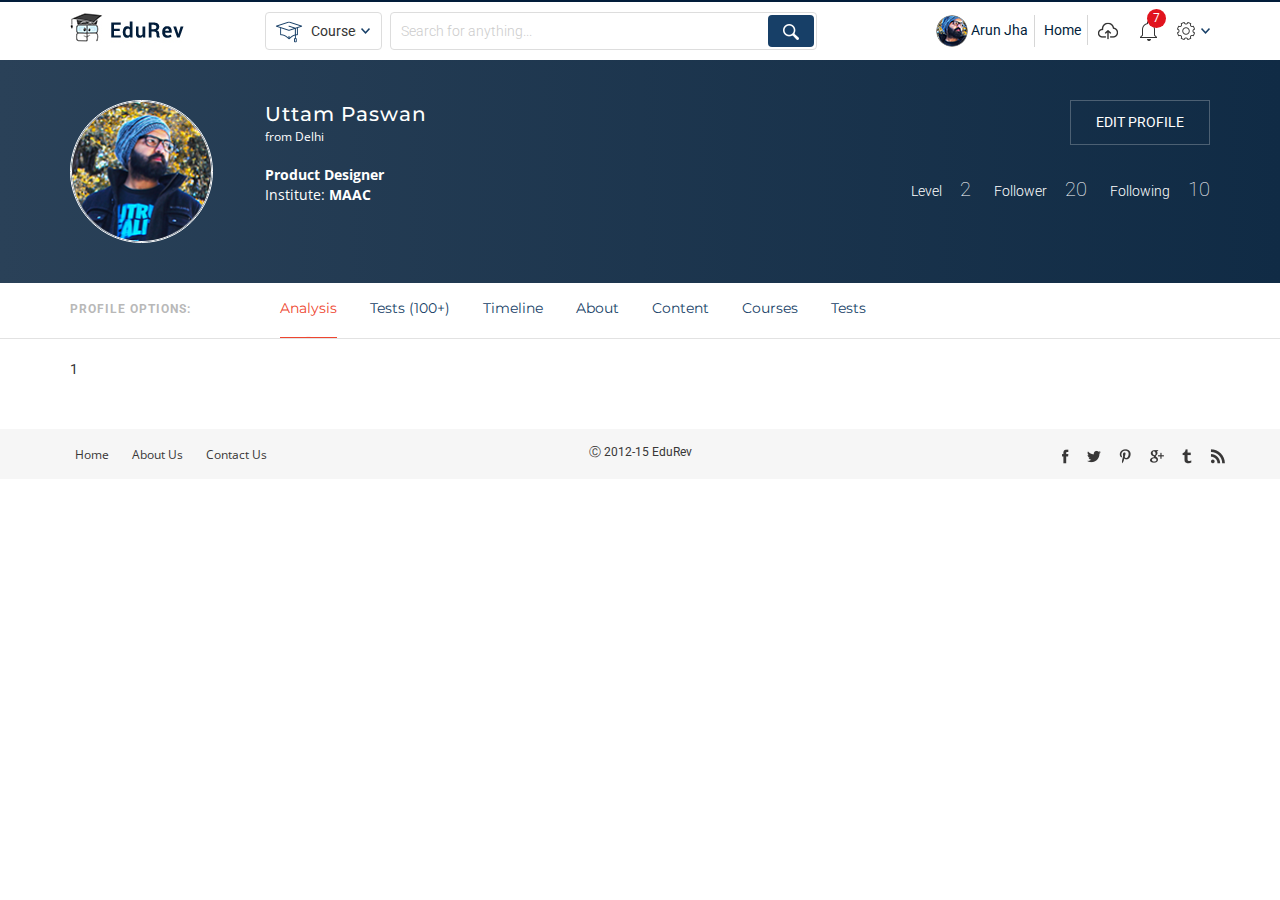
<file: 6_my_profile.html>
﻿<!DOCTYPE html>
<html lang="en">
<head>
    <meta charset="utf-8">
    <meta http-equiv="X-UA-Compatible" content="IE=edge">
    <meta name="viewport" content="width=device-width, initial-scale=1">
    <title>Welcome to Edurev</title>
    <link href="https://fonts.googleapis.com/css?family=Montserrat:300,400,500,600,700" rel="stylesheet">
    <link href="https://fonts.googleapis.com/css?family=Roboto:300,400,500,700" rel="stylesheet">
    <link href="https://fonts.googleapis.com/css?family=Open+Sans:300,400,600,700" rel="stylesheet">
    <link href="css/font-awesome.min.css" rel="stylesheet">
    <!-- Bootstrap -->
    <link href="css/bootstrap.min.css" rel="stylesheet">
    <link href="css/style.css" rel="stylesheet">
    <link href="css/innerpage.css" rel="stylesheet">
    <link href="css/innerpage2.css" rel="stylesheet">
    <link href="css/innerpage3.css" rel="stylesheet">
    <!-- HTML5 Shim and Respond.js IE8 support of HTML5 elements and media queries -->
    <!-- WARNING: Respond.js doesn't work if you view the page via file:// -->
    <!--[if lt IE 9]>
      <script src="https://oss.maxcdn.com/html5shiv/3.7.2/html5shiv.min.js"></script>
      <script src="https://oss.maxcdn.com/respond/1.4.2/respond.min.js"></script>
    <![endif]-->

</head>
<body>
    <div class="ed_main">
        <div class="ed_header">
            <div class="container">
                <div class="col-sm-2 col-md-2">
                    <a class="ed_clickBtn" onclick="openNav()">
                        <span></span>
                        <span></span>
                        <span></span>
                    </a><!--ed_clickBtn-->
                    <a href="#"><img src="img/logo.jpg" alt="logo"></a>
                </div>
                <div class="col-sm-5 col-md-6">
                    <div class="courses_dropDown">
                        <select>
                            <option>Courses</option>
                            <option>Courses</option>
                            <option>Courses</option>
                            <option>Courses</option>
                        </select>
                        <span class="courses_img"><img src="img/courses-img.png" alt="" class="img-responsive"></span>
                        <input type="" name="" placeholder="Search for anything...">
                        <button class="search_btn"><img src="img/search-icon.png" alt=""></button>
                    </div><!--courses_dropDown-->
                </div><!--col-sm-7 col-md-7-->
                <div class="col-sm-5 col-md-4">
                    <ul class="ed_top_link">
                        <li class="mobileDisplay"><a href="#" class="topLinkBorder"><img class="profileIMG" src="img/profile-img.png" alt=""> Arun Jha</a></li>
                        <li class="mobileDisplay"><a href="index.html" class="topLinkBorder">Home</a></li>
                        <li><a href="#"><img src="img/upload-img.png" alt=""></a></li>
                        <li id="noti_Container">
                            <div id="noti_Counter"></div>
                            <div id="notifications">

                                <div style="height:auto;">

                                    <div class="notificationBody row">
                                        <div class="col-xs-4">
                                            <div class="notificationLeftH">You and Following</div>
                                        </div>
                                        <div class="col-xs-8">
                                            <div class="mainBorder row">
                                                <div class="col-xs-6">
                                                    <div class="notificationCentH"><span>&#xB7;</span> Follow Request</div>
                                                </div>
                                                <div class="col-xs-6">
                                                    <div class="notificationRightH">Mark all as read</div>
                                                </div>
                                            </div>
                                        </div>

                                    </div>
                                    <div class="notificationItems">
                                        <div class="col-xs-2">
                                            <div class="notificationIcon"><img src="img/nIcon.png" alt="" /></div>
                                        </div>
                                        <div class="col-xs-10">
                                            <div class="notificationContent">
                                                <p><strong>Kunaal Satija</strong> started following you.<br /><small>Now</small></p>
                                            </div>
                                        </div>
                                        <div class="clear"></div>
                                    </div>

                                    <div class="notificationItems">
                                        <div class="col-xs-2">
                                            <div class="notificationIcon"><img src="img/nIcon2.png" alt="" /></div>
                                        </div>
                                        <div class="col-xs-10">
                                            <div class="notificationContent">
                                                <p><strong>Variya Harsh</strong> & <strong>Arpit Agrawal</strong> rated this video SQL for Beginners.<br /><small>5 mins ago</small></p>
                                            </div>
                                        </div>
                                        <div class="clear"></div>
                                    </div>
                                    <div class="notificationItems">
                                        <div class="col-xs-2">
                                            <div class="notificationIcon"><img src="img/nIcon3.png" alt="" /></div>
                                        </div>
                                        <div class="col-xs-10">
                                            <div class="notificationContent">
                                                <p><strong>Shobhit Jain</strong> rated this document <strong>DU B.COM Marketing Managment 480 Sem6, 2015 PAPER</strong><br /><small>15 mins ago</small></p>
                                            </div>
                                        </div>
                                        <div class="clear"></div>
                                    </div>
                                    <div class="notificationItems">
                                        <div class="col-xs-2">
                                            <div class="notificationIcon"><img src="img/nIcon4.png" alt="" /></div>
                                        </div>
                                        <div class="col-xs-10">
                                            <div class="notificationContent">
                                                <p>Welcome to <strong>EduRev</strong>, we will try our best to simplify and revolutionize education for you. Click on this notification to leave a feedback anytime. <strong>Happy e-studying.</strong></p>
                                            </div>
                                        </div>
                                        <div class="clear"></div>
                                    </div>
                                </div>
                                <div class="seeAll"><a href="#">See All</a></div>
                            </div>
                            <a href="#"><img src="img/notification-img.png" alt="" id="noti_Button"></a>

                        </li>
                        <li class="mobileDisplay"><a href="#" style="padding-right: 0px;"><img src="img/setting-img.png" alt=""></a></li>
                    </ul>
                </div><!--col-sm-3 col-md-3-->
            </div><!--container-->

        </div><!--ed_header end-->
        <div class="ed_container">
            <div class="ed_innerBox profile_box">
                <div class="container">
                    <div class="col-xs-6 col-sm-3 col-md-2">
                        <div class="profile_img_box">
                            <img src="img/innerpage/profile-img.png" alt="" class="img-responsive">
                        </div>
                    </div><!--col-sm-2 col-md-2-->
                    <div class="col-sm-3 col-md-5">
                        <div class="contantBox">
                            <h2>Uttam Paswan</h2>
                            <span class="font12">from Delhi</span>
                            <span class="font14"><strong>Product Designer</strong> <br /> Institute: <strong>MAAC</strong></span>

                        </div><!--contantBox-->
                    </div><!--col-sm-7 col-md-7-->
                    <div class="col-sm-6 col-md-5 ">
                        <div class="editBtnBox">
                            <a href="#" class="enrolledBtn editbtn">
                                Edit Profile
                            </a>
                        </div>
                        <ul class="followList">
                            <li> Level <span>2</span></li>
                            <li> Follower <span>20</span></li>
                            <li> Following <span>10</span></li>

                        </ul>

                    </div><!--col-sm-4 col-md-4-->
                </div><!--container-->
            </div><!--profile_box-->
            <div class="ed_tab_block">
                <div class="container">
                    <div class="col-sm-2 col-md-2">
                        <h4>Profile options:</h4>
                    </div>
                    <div class="col-sm-7 col-md-7">

                        <ul class="tabs hrTabs">
                            <li class="tab-link current" data-tab="tab-1">
                                <a href="#">
                                    Analysis
                                    <span></span>
                                </a>
                            </li>
                            <li class="tab-link" data-tab="tab-2">
                                <a href="#">
                                    Tests (100+)
                                    <span></span>
                                </a>
                            </li>
                            <li class="tab-link" data-tab="tab-3">
                                <a href="#">
                                    Timeline
                                    <span></span>
                                </a>
                            </li>
                            <li class="tab-link" data-tab="tab-4">
                                <a href="#">
                                    About
                                    <span></span>
                                </a>
                            </li>
                            <li class="tab-link" data-tab="tab-5">
                                <a href="#">
                                    Content
                                    <span></span>
                                </a>
                            </li>
                            <li class="tab-link" data-tab="tab-6">
                                <a href="#">
                                    Courses
                                    <span></span>
                                </a>
                            </li>
                            <li class="tab-link" data-tab="tab-7">
                                <a href="#">
                                    Tests
                                    <span></span>
                                </a>
                            </li>
                        </ul><!--tabs-->
                    </div>
                    <div class="col-sm-3 col-md-3"></div>
                </div><!--container-->
            </div><!--ed_tab_block-->
            <div class="container">
                <div class="col-sm-12 col-md-12">
                    <div id="tab-1" class="tab-content current">
                        1
                    </div><!--tab-1-->
                    <div id="tab-2" class="tab-content">
                        2
                    </div><!--tab-2-->

                    <div id="tab-3" class="tab-content">
                        3
                    </div><!--tab-3-->
                    <div id="tab-4" class="tab-content">
                        4
                    </div> <!--tab-4-->
                    <div id="tab-5" class="tab-content">
                        5
                    </div> <!--tab-5-->
                    <div id="tab-6" class="tab-content">
                        6
                    </div> <!--tab-6-->
                    <div id="tab-7" class="tab-content">
                        7
                    </div> <!--tab-7-->
                </div>
            </div><!--container-->
            <div class="ed_footer">
                <div class="container">
                    <div class="row">
                        <div class="col-sm-4 col-md-4">
                            <ul class="ed_footer_link">
                                <li><a href="#">Home</a></li>
                                <li><a href="#">About Us</a></li>
                                <li><a href="#">Contact Us</a></li>
                            </ul>
                        </div>
                        <div class="col-sm-4 col-md-4">
                            <span class="ed_copyright">&#9400; 2012-15 EduRev</span>
                        </div>
                        <div class="col-sm-4 col-md-4">
                            <ul class="ed_social_icon">
                                <li><a href="#"><img src="img/fb.png" alt=""></a></li>
                                <li><a href="#"><img src="img/tw.png" alt=""></a></li>
                                <li><a href="#"><img src="img/pt.png" alt=""></a></li>
                                <li><a href="#"><img src="img/gp.png" alt=""></a></li>
                                <li><a href="#"><img src="img/tr.png" alt=""></a></li>
                                <li><a href="#"><img src="img/bl.png" alt=""></a></li>
                            </ul>
                        </div>
                    </div><!--row-->
                </div><!--container-->
            </div><!--ed_footer-->
        </div><!--ed_container end-->
    </div><!--ed_main end-->
    <!-- jQuery (necessary for Bootstrap's JavaScript plugins) -->
    <script src="js/jquery.min.js"></script>
    <!-- Include all compiled plugins (below), or include individual files as needed -->
    <script src="js/custom.js"></script>

</body>
</html>
</file>
<file: css/style.css>
h1, h2, h3, h4, h5, h6, ul, ol, p {
    display: block;
    margin: 0px;
    padding: 0px;
}

ul {
    list-style: none;
}

h2 {
    font-family: 'Montserrat', sans-serif;
}

p {
    font-size: 14px;
    color: #333;
    line-height: 20px;
    font-weight: 400;
}

body {
    margin: 0px;
    padding: 0px;
    font-family: 'Roboto', sans-serif;
    font-weight: 400;
    border-top: 2pt solid #021d3a;
}

a:hover, button:hover {
    -webkit-transition: background-color 300ms linear, color 300ms linear;
    -moz-transition: background-color 300ms linear, color 300ms linear;
    -o-transition: background-color 300ms linear, color 300ms linear;
    -ms-transition: background-color 300ms linear, color 300ms linear;
    transition: background-color 300ms linear, color 300ms linear;
}

.ed_main {
    display: block;
    margin: 0;
}

    .ed_main .ed_header {
        display: block;
        margin: 0 0 35px 0;
        padding: 10px 0px;
        box-shadow: 0px 1px 1px #ececec;
    }

        .ed_main .ed_header .courses_dropDown {
            display: block;
            position: relative;
        }

            .ed_main .ed_header .courses_dropDown select {
                border: 1px solid #ddd;
                border-radius: 4px;
                width: 21%;
                height: 38px;
                background: url(../img/dropdown-arrow.png) no-repeat 90% center #fff;
                padding-left: 45px;
                padding-right: 25px;
                outline: 0;
                -webkit-appearance: none;
                -o-appearance: none;
                -moz-appearance: none;
                display: inline-block;
                margin-right: 1%;
                font-weight: 400;
                cursor: pointer;
            }

            .ed_main .ed_header .courses_dropDown .courses_img {
                position: absolute;
                left: 10px;
                top: 9px;
            }

            .ed_main .ed_header .courses_dropDown input {
                border: 1px solid #ddd;
                border-radius: 4px;
                width: 77%;
                height: 38px;
                background: #fff;
                display: inline-block;
                outline: none;
                padding: 0 10px;
                font-weight: 300;
                color: #333;
            }

            .ed_main .ed_header .courses_dropDown .search_btn {
                border-radius: 4px;
                background: #173f67;
                position: absolute;
                right: 23px;
                top: 3px;
                bottom: 3px;
                text-align: center;
                padding: 0 15px;
                border: none;
                outline: 0
            }

::-webkit-input-placeholder { /* Chrome/Opera/Safari */
    color: #ccc;
}

::-moz-placeholder { /* Firefox 19+ */
    color: #ccc;
}

:-ms-input-placeholder { /* IE 10+ */
    color: #ccc;
}

:-moz-placeholder { /* Firefox 18- */
    color: #ccc;
}

.ed_main .ed_header .ed_top_link {
    display: block;
    margin: 0px;
    padding: 3px 0px;
    list-style: none;
    text-align: right;
}

    .ed_main .ed_header .ed_top_link li {
        display: inline-block;
    }

        .ed_main .ed_header .ed_top_link li a span {
            display: inline-block;
            color: #021d3a;
            font-size: 18px;
            vertical-align: middle;
        }

            .ed_main .ed_header .ed_top_link li a span.glyphicon.glyphicon-chevron-down {
                font-size: 14px;
            }

        .ed_main .ed_header .ed_top_link li a {
            display: block;
            padding: 0 6px;
            text-decoration: none;
            font-size: 14px;
            color: #021d3a;
        }

.topLinkBorder {
    border-right: 1px solid #d6d6d6;
    line-height: 30px;
}

.profileIMG {
    width: 32px;
    height: 32px;
    border-radius: 100%;
}

.left_profile {
    margin-bottom: 20px;
}

.profile_name {
    display: inline;
    padding-left: 5px;
}

.ed_left_link {
    display: block;
    margin: 0px 0 15px 6px;
    padding: 0px 0 0px 0;
    list-style: none;
}

    .ed_left_link li {
        display: block;
        padding-bottom: 15px;
        vertical-align: middle;
    }

        .ed_left_link li a {
            display: block;
            font-size: 13px;
            color: #333;
            text-decoration: none;
        }

        .ed_left_link li span {
            width: 18px;
            margin-right: 15px;
            display: inline-block;
        }

        .ed_left_link li img {
            margin-top: -2px;
        }

    .ed_left_link:last-child {
        border-bottom: 0px;
    }

.ed_mid_box {
    display: block;
}

    .ed_mid_box .ed_askQuestion {
        display: block;
        margin: 0px 0 20px 0;
        padding: 0px;
        list-style: none;
    }

        .ed_mid_box .ed_askQuestion li {
            display: inline-block;
            margin-right: 5px;
            color: #878787;
            font-size: 12px;
            font-family: 'Montserrat', sans-serif;
            margin-top: 5px;
        }

            .ed_mid_box .ed_askQuestion li a {
                display: block;
                border: 1px solid #e0e0e0;
                border-radius: 30px;
                color: #173f67;
                font-size: 12px;
                padding: 3px 10px;
                line-height: normal;
                text-decoration: none;
            }

                .ed_mid_box .ed_askQuestion li a:hover {
                    background: #e9f3fd;
                    color: #2f7cc8;
                }

            .ed_mid_box .ed_askQuestion li.active a {
                background: #e9f3fd;
                color: #2f7cc8;
            }

    .ed_mid_box .question_box_input {
        border: 0PX;
        font-size: 18px;
        color: #b9b9b9;
        font-family: 'Montserrat', sans-serif;
        font-weight: 400;
        outline: 0;
    }

.lineBox {
    height: 1px;
    background: #e2e2e2;
    display: block;
}

.hdnBox {
    color: #878787;
    font-size: 12px;
    padding: 20px 0px;
    display: block;
    font-family: 'Montserrat', sans-serif;
    font-weight: 600;
    text-transform: uppercase;
    letter-spacing: 2px;
}

.box_block {
    border: 1px solid #e0e0e0;
    padding: 20px;
    border-radius: 4px;
    margin-bottom: 10px;
}

    .box_block h2 {
        font-size: 18px;
        color: #021d3a;
        font-family: 'Montserrat', sans-serif;
        font-weight: 600;
        line-height: 28px;
        padding-bottom: 15px;
        cursor: pointer;
    }

    .box_block .nextScheduleText {
        display: block;
        font-size: 13px;
        color: #878787;
        padding-bottom: 10px;
    }

    .box_block .docList {
        margin: 0px;
    }

        .box_block .docList li {
            display: block;
            line-height: 28px;
            font-size: 14px;
        }

            .box_block .docList li span {
                color: #173f67;
            }

            .box_block .docList li strong {
                display: inline-block;
                color: #333;
                width: 40px;
            }

            .box_block .docList li img {
                width: 12px;
                margin-right: 10px;
            }

.progress-per {
    position: absolute;
    right: 10px;
    top: 5px;
    font-size: 13px;
    color: #333;
}

.progress {
    width: 80%;
    height: 7px;
    margin-top: 10px;
}

.show_more {
    width: 100%;
    background: #f7f7f7;
    cursor: pointer;
    outline: 0;
    margin-bottom: 10px;
    font-size: 11px;
    text-transform: uppercase;
    color: #021d3a;
    text-align: center;
    display: block;
    font-weight: 600;
    font-family: 'Montserrat', sans-serif;
    border: 1px solid #e4e4e4;
    border-radius: 4px;
    padding: 15px;
    text-decoration: none;
}

    .show_more a {
        color: #021d3a;
        text-decoration: none;
    }

    .show_more:hover {
        color: #021d3a;
        text-decoration: none;
    }


.box_block .update_hdn {
    display: block;
    margin-bottom: 10px;
}

    .box_block .update_hdn .update_icon {
        display: inline-block;
        border: 1px solid #8c8c8c;
        border-radius: 100%;
        padding: 4px;
        margin-right: 5px;
        vertical-align: top;
        float: left;
    }

    .box_block .update_hdn .update_pro {
        display: inline-block;
        border-radius: 100%;
        margin-right: 5px;
        vertical-align: top;
    }

    .box_block .update_hdn .update_text {
        font-size: 13px;
        color: #a2a2a2;
        text-indent: 0px;
        display: inline;
        vertical-align: top;
        font-family: 'Open Sans', sans-serif;
        line-height: 16px;
    }

        .box_block .update_hdn .update_text span {
            color: #021d3a;
            vertical-align: top;
        }

    .box_block .update_hdn .update_text2 {
        font-size: 13px;
        line-height: 16px;
        color: #878787;
        text-indent: 0px;
        display: inline-block;
        vertical-align: top;
        font-family: 'Open Sans', sans-serif;
    }

        .box_block .update_hdn .update_text2 span {
            color: #333;
            font-size: 14px;
        }

.box_block .likeUnlikeBox {
    margin: 10px 0 15px 0px;
}

    .box_block .likeUnlikeBox li {
        display: inline-block;
        vertical-align: middle;
        padding-right: 25px;
    }

        .box_block .likeUnlikeBox li img {
            margin-right: 5px;
        }

        .box_block .likeUnlikeBox li a {
            display: block;
            font-size: 13px;
            color: #333;
            font-weight: 600;
            text-decoration: none;
        }

.box_block .writeAanswer {
    display: block;
    background: #f4f4f4;
    padding: 10px;
    margin: 0 -20px;
}

    .box_block .writeAanswer input {
        background: url(../img/profile-img2.png) 10px center no-repeat #fff;
        border-radius: 4px;
        border: 1px solid #e4e4e4;
        width: 100%;
        min-height: 40px;
        padding-left: 45px;
        outline: 0;
    }

.box_block .document_iconBox {
    width: 90px;
    height: 90px;
    display: block;
    text-align: center;
    margin-right: 20px;
    margin-bottom: 25px;
}

    .box_block .document_iconBox img {
        width: 90px;
        height: 90px;
        border: 1px solid #dddddd;
    }

.mar10 {
    margin-top: 20px;
    display: block;
}

.marrgt10 {
    margin-right: 10px;
    padding-bottom: 10px;
}

.marrgt8 {
    margin-right: 10px;
}

.marrgt20 {
    margin-right: 20px !important;
}

.inBox {
    padding-left: 10px;
}

.paddBot {
    padding-bottom: 0px;
}

.midAlign {
    vertical-align: middle;
    padding-bottom: 5px;
}

.ed_rgt_box {
    display: block;
}

    .ed_rgt_box .improveProfile {
        border: 1px solid #e0e0e0;
        padding: 10px;
        border-radius: 4px;
        margin-bottom: 40px;
        position: relative;
    }

        .ed_rgt_box .improveProfile .improveHdn {
            font-size: 14px;
            color: #333;
            font-weight: 500;
        }

        .ed_rgt_box .improveProfile .progress-per {
            position: absolute;
            right: 0px;
            top: 3px;
            font-size: 13px !important;
            color: #333 !important;
        }

        .ed_rgt_box .improveProfile .progress {
            margin-top: 8px;
        }

        .ed_rgt_box .improveProfile .progress-bar-success {
            background-color: #333;
        }

        .ed_rgt_box .improveProfile .documentList {
            display: block;
        }

            .ed_rgt_box .improveProfile .documentList li {
                display: block;
                font-size: 13px;
                color: #878787;
                font-weight: 300;
                line-height: 26px;
            }

                .ed_rgt_box .improveProfile .documentList li img {
                    width: 18px;
                    margin-right: 10px;
                }

        .ed_rgt_box .improveProfile .crossBox {
            display: block;
            width: 20px;
            text-align: center;
            font-size: 14px;
            color: #c5c3c2;
            position: absolute;
            top: -6px;
            padding: 5px;
            right: 0;
            cursor: pointer;
            text-decoration: none;
        }

    .ed_rgt_box .stats_box {
        border: 1px solid #e0e0e0;
        border-radius: 4px;
        margin-bottom: 40px;
        position: relative;
    }

h3 {
    font-size: 12px;
    color: #141414;
    text-transform: uppercase;
    font-weight: bold;
    padding: 15px 20px;
    font-family: 'Montserrat', sans-serif;
    letter-spacing: 1.5px;
}

.ed_rgt_box .stats_box .statsList {
    padding: 15px 20px;
}

    .ed_rgt_box .stats_box .statsList p {
        font-size: 14px;
        color: #878787;
        font-weight: 300;
        display: inline-block;
        font-family: 'Montserrat', sans-serif;
        vertical-align: middle;
    }

        .ed_rgt_box .stats_box .statsList p span {
            display: block;
            font-size: 20px;
            color: #878787;
        }

.ed_rgt_box .stats_box .lineBox {
    margin: 0px 0px;
}

.btn_box {
    padding: 10px 20px 0 20px;
}

.ed_rgt_box .show_more {
    font-size: 11px;
    color: #878787;
    font-weight: 400;
}

.ed_rgt_box .recommended_box {
    display: block;
    border: 1px solid #e0e0e0;
    border-radius: 4px;
    margin-bottom: 40px;
    position: relative;
}

    .ed_rgt_box .recommended_box .recommendedList {
        list-style: none;
        border-bottom: 1px solid #e0e0e0;
        padding: 15px 20px;
    }

        .ed_rgt_box .recommended_box .recommendedList li {
            display: block;
            font-size: 14px;
            color: #173f67;
            font-family: 'Open Sans', sans-serif;
            line-height: 22px;
        }

            .ed_rgt_box .recommended_box .recommendedList li p {
                display: inline-block;
                font-size: 13px;
                color: #8a8a8a;
                margin-right: 20px;
            }

            .ed_rgt_box .recommended_box .recommendedList li img {
                margin-right: 5px;
            }

            .ed_rgt_box .recommended_box .recommendedList li span {
                position: relative;
                left: 0;
                top: 2px;
            }

        .ed_rgt_box .recommended_box .recommendedList:last-child {
            border-bottom: 0;
        }

.ed_rgt_box .people_box {
    display: block;
    border: 1px solid #e0e0e0;
    border-radius: 4px;
    margin-bottom: 40px;
    position: relative;
}

.ed_rgt_box .people_boxIn {
    display: block;
    padding: 15px 20px;
}

    .ed_rgt_box .people_boxIn .people_img {
        display: block;
        text-align: center;
    }

        .ed_rgt_box .people_boxIn .people_img img {
            width: 50px;
            height: 50px;
            border-radius: 100%;
        }

    .ed_rgt_box .people_boxIn p {
        color: #173f67;
        font-size: 14px;
        font-family: 'Open Sans', sans-serif;
    }

    .ed_rgt_box .people_boxIn span {
        color: #8a8a8a;
        font-size: 13px;
        display: block;
        font-family: 'Open Sans', sans-serif;
        padding-bottom: 5px;
    }

.smallBtn {
    font-size: 11px;
    color: #fff;
    background: #173f67;
    text-align: center;
    padding: 3px 10px;
    font-family: 'Montserrat', sans-serif;
    border: 0px;
    border-radius: 2px;
}

button.smallBtn:hover {
    background: #052b50;
}

.mobileDisplay {
    display: block;
}

.rankHolder {
    position: relative;
    top: -3px;
}

.controlText {
    position: relative;
    top: 2px;
}

.ed_footer {
    display: block;
    background: #f6f6f6;
    padding: 15px;
    margin-top: 50px;
}

    .ed_footer .ed_footer_link {
        display: block;
        list-style: none;
    }

        .ed_footer .ed_footer_link li {
            display: inline-block;
        }

            .ed_footer .ed_footer_link li a {
                display: block;
                font-size: 12px;
                color: #383737;
                padding-left: 20px;
                font-family: 'Open Sans', sans-serif;
                outline: 0;
            }

    .ed_footer .ed_social_icon {
        display: block;
        list-style: none;
        text-align: right;
    }

        .ed_footer .ed_social_icon li {
            display: inline-block;
        }

            .ed_footer .ed_social_icon li a {
                display: block;
                font-size: 12px;
                color: #383737;
                padding-left: 15px;
                outline: 0;
            }

.ed_copyright {
    display: block;
    text-align: center;
    font-size: 12px;
    color: #383737;
}


.ed_clickBtn {
    display: none;
}

.closebtn {
    display: none;
}

@media (max-width: 1200px) {
    .container {
        width: auto !important;
    }
}

@media (max-width: 768px) {
    .ed_left_link {
        border-bottom: 1px solid #e0e0e0;
    }

    #opacityBody {
        display: none;
        position: fixed;
        background-color: #000;
        width: 100%;
        height: 100%;
        top: 0;
        bottom: 0;
        left: 0;
        right: 0;
        opacity: 0.7;
    }

    .ed_header .col-sm-2.col-md-2 {
        border-bottom: 1px solid #e0e0e0;
        margin: 0 0 8px 0px;
        padding-bottom: 8px;
    }

    .mobileDisplay {
        display: none !important;
    }

    .ed_main .ed_header .ed_top_link {
        position: absolute;
        top: -84px;
        right: 10px;
    }

    .ed_main .ed_header .courses_dropDown .courses_img {
        display: none;
    }

    .ed_main .ed_header .courses_dropDown select {
        padding-left: 10px;
        width: 24%;
    }

    .ed_main .ed_header .courses_dropDown input {
        width: 74%;
    }

    .ed_main .ed_header .courses_dropDown .search_btn {
        right: 22px;
    }

    .ed_main .ed_header {
        padding: 8px 0px;
        box-shadow: 0px 2px 3px #ececec;
    }

    .box_block {
        padding: 15px 15px 0 15px;
    }

    .ed_mid_box .ed_askQuestion li {
        margin-bottom: 8px;
    }

    .progress-per {
        right: 10px;
        top: -5px;
    }

    .progress {
        width: 90%;
    }

    .box_block .likeUnlikeBox li {
        padding-right: 20px;
    }

    .marrgt20 {
        margin-right: 5px !important;
    }

    .inBox {
        margin-bottom: 10px;
    }

    .box_block .writeAanswer {
        margin: 0 -15px;
    }

    .ed_rgt_box .improveProfile .progress-per {
        right: 14px;
        top: -4px;
    }

    .ed_footer .ed_footer_link {
        text-align: center;
        padding-bottom: 10px;
    }

    .ed_footer .ed_social_icon {
        text-align: center;
    }

    .ed_copyright {
        margin-bottom: 10px;
    }

    .ed_mid_box .question_box_input {
        margin-bottom: 10px;
    }

    .ed_clickBtn {
        display: block;
        width: 25px;
        float: left;
        cursor: pointer;
        margin-top: 7px;
        margin-right: 10px;
    }

        .ed_clickBtn span {
            height: 2px;
            display: block;
            background: #173f67;
            margin-bottom: 5px;
        }

    .closebtn {
        display: block;
    }

    .ed_left_link li a {
        color: #ddd;
        padding-left: 15px;
    }

    .left_profile {
        margin-left: 15px;
        margin-bottom: 30px;
    }

    .profile_name {
        color: #fff;
    }

    .ed_left_link {
        margin-left: 0;
        border-bottom: 1px solid #254e77;
    }

    .sidenav {
        height: 100%;
        width: 0;
        position: fixed;
        z-index: 1;
        top: 0;
        left: 0;
        background-color: #173f67;
        overflow-x: hidden;
        transition: ease;
        padding-top: 60px;
    }



        .sidenav .closebtn {
            position: absolute;
            top: 8px;
            right: 15px;
            color: #ddd;
            text-decoration: none;
            height: 20px;
            width: 20px;
            font-size: 25px;
        }

        .sidenav a.closebtn:hover {
            color: #f6f6f6;
            transition: color 0.5s ease;
        }

    .box_block .document_iconBox {
        width: 70px;
        height: 70px;
        display: block;
        text-align: center;
        margin-right: 20px;
        margin-bottom: 25px;
    }

        .box_block .document_iconBox img {
            width: 70px;
            height: 70px;
            border: 1px solid #dddddd;
            margin-top: 2px;
        }

    .row.people_boxIn div {
        padding: 0px;
    }
}

@media(max-width: 390px) {
    .ed_main .ed_header .courses_dropDown input {
        width: 73%;
    }
}

@media(max-width: 512px) {
    .ed_main .ed_header .courses_dropDown .search_btn {
        right: 12px;
    }
}

@media(max-width: 992px) {
    .ed_main .ed_header .courses_dropDown input {
        width: 72%;
    }
}

@media screen and (max-width: 860px) and (min-width: 768px) {
    .ed_left_link li span {
        margin-right: 2px;
    }

    .row.statsList .col-xs-3 img {
        width: 33px;
    }
}

@media screen and (max-width: 768px) and (min-width: 692px) {
    .ed_container .col-sm-2.col-md-2 {
        padding: 0px 5px;
    }
}
/* Modal CSS */
#myModal.edurevModal .mText {
    font-size: 14px;
    font-family: 'Montserrat', sans-serif;
    font-weight: 400;
    margin-bottom: 15px;
}

#myModal.edurevModal .mBlurText {
    font-size: 18px;
    color: #b9b9b9;
    font-family: 'Montserrat', sans-serif;
    font-weight: 400;
    outline: 0;
}

#myModal.edurevModal .modal-header {
    border-bottom: none;
}

#myModal.edurevModal .modal-footer {
    border-top: none;
    text-align: center;
}

#myModal.edurevModal .modal-body {
    border-top: 1px solid #e5e5e5;
    margin-top: 50px;
}

#myModal.edurevModal .submitButton {
    font-size: 16px;
    color: #fff;
    background: #173f67;
    text-align: center;
    padding: 10px 40px;
    font-family: 'Montserrat', sans-serif;
    border: 0px;
    font-weight: 100;
    border-radius: 5px;
}

/* End Modal CSS */


#noti_Counter {
    display: block;
    position: absolute;
    background: #E1141E;
    color: #FFF;
    font-size: 12px;
    font-weight: normal;
    padding: 1px 3px;
    margin: -8px 0 0 19px;
    border-radius: 100%;
    -moz-border-radius: 100%;
    -webkit-border-radius: 100%;
    z-index: 1;
    width: 19px;
    text-align: center;
}

/* THE NOTIFICAIONS WINDOW. THIS REMAINS HIDDEN WHEN THE PAGE LOADS. */
#notifications {
    display: none;
    width: 413px;
    position: absolute;
    top: 48px;
    left: -333px;
    background: #FFF;
    border: solid 1px rgba(100, 100, 100, .20);
    -webkit-box-shadow: 0 3px 8px rgba(0, 0, 0, .20);
    z-index: 1;
}
    /* AN ARROW LIKE STRUCTURE JUST OVER THE NOTIFICATIONS WINDOW */
    #notifications:before {
        content: '';
        display: block;
        width: 0;
        height: 0;
        color: transparent;
        border: 10px solid #CCC;
        border-color: transparent transparent #FFF;
        margin-top: -20px;
        margin-left: 339px;
    }



.seeAll {
    background: #F6F7F8;
    padding: 8px;
    font-size: 12px;
    font-weight: bold;
    border-top: solid 1px rgba(100, 100, 100, .30);
    text-align: center;
    margin-top: 25px;
}

    .seeAll a {
        color: #3b5998;
    }

        .seeAll a:hover {
            background: #F6F7F8;
            color: #3b5998;
            text-decoration: underline;
        }

#noti_Container {
    position: relative;
}

    #noti_Container #notifications .notificationBody div {
        font-family: 'Montserrat', sans-serif;
        font-size: 11px;
        padding: 5px;
        font-weight: 500;
    }

        #noti_Container #notifications .notificationBody div.notificationCentH {
            font-weight: 500;
            color: #878787;
            text-align: left;
            cursor: pointer;
            text-transform: uppercase;
        }

            #noti_Container #notifications .notificationBody div.notificationCentH span {
                color: #ff9900;
                font-size: 18px;
                font-size: 23px;
                line-height: 12px;
                vertical-align: middle;
            }

    #noti_Container #notifications .notificationBody .mainBorder {
        border-bottom: solid 1px rgba(100, 100, 100, .30);
        border-left: solid 1px rgba(100, 100, 100, .30);
        margin-top: -0px;
        margin-right: -1px;
    }

    #noti_Container #notifications .notificationBody div.notificationRightH {
    }

    #noti_Container #notifications .row {
        margin: 0px;
    }

        #noti_Container #notifications .row .col-xs-4, #noti_Container #notifications .row .col-xs-6, #noti_Container #notifications .row .col-xs-8 {
            padding: 0px;
        }

    #noti_Container #notifications .notificationBody .notificationLeftH {
        text-align: left;
        padding: 10px 7px;
        font-weight: 500;
        text-transform: uppercase;
    }

    #noti_Container #notifications .notificationItems {
        border-bottom: solid 1px rgba(100, 100, 100, .30);
        padding: 10px;
    }

        #noti_Container #notifications .notificationItems .notificationIcon {
            float: left;
        }

            #noti_Container #notifications .notificationItems .notificationIcon img {
                width: 50px;
                height: 50px;
                border-radius: 100%;
                border: solid 1px rgba(100, 100, 100, .30);
            }

        #noti_Container #notifications .notificationItems .notificationContent {
            text-align: left;
        }

            #noti_Container #notifications .notificationItems .notificationContent small {
                float: left;
                color: #878787;
            }

.clear {
    clear: both;
}

@media (max-width: 770px) {
    #notifications {
        left: -253px;
        width: 280px;
    }

    #noti_Container #notifications .notificationBody .notificationLeftH {
        font-size: 9px;
        text-align: center;
        text-transform: none;
    }

    #noti_Container #notifications .notificationBody div.notificationRightH {
        font-size: 9px;
        text-align: center;
        text-transform: none;
    }

    #notifications:before {
        margin-left: 256px;
    }

    #noti_Container #notifications .notificationItems .notificationIcon img {
        width: 35px;
        height: 35px;
    }

    #noti_Container #notifications .notificationItems .notificationContent p {
        font-size: 12px;
        line-height: 1.2em;
    }

    #noti_Container #notifications .notificationBody div.notificationCentH {
        text-transform: none;
    }
}

/* Course Choose Modal */
#myModalChoose.edurevModalChoose h4 {
    text-align: left;
    padding: 20px 30px;
    background: #f7f7f7;
    font-size: 16px;
    border-radius: 5px;
    font-family: 'Open Sans', sans-serif;
    font-weight: 600;
}

#myModalChoose.edurevModalChoose .modal-header {
    border-bottom: none;
    font-family: 'Montserrat', sans-serif;
    font-weight: 600;
}

#myModalChoose.edurevModalChoose button.close {
    position: absolute;
    top: 0;
    right: 0;
    padding: 10px !important;
    display: none;
}

#myModalChoose.edurevModalChoose .boxes {
    padding: 0px 20px 80px 14px;
}

    #myModalChoose.edurevModalChoose .boxes p {
        margin-left: 15px;
        font-weight: 500;
        margin-bottom: 10px;
        font-size: 12px;
    }

    #myModalChoose.edurevModalChoose .boxes .boxitems {
        border: solid 1px rgba(100, 100, 100, .20);
        padding: 15px 10px;
        margin-top: 10px;
        border-radius: 3px;
        border: 1pt solid #e9e9e9;
    }

        #myModalChoose.edurevModalChoose .boxes .boxitems label {
            font-weight: 500;
            cursor: pointer;
            font-family: 'Open Sans', sans-serif;
        }

        #myModalChoose.edurevModalChoose .boxes .boxitems [type="radio"]:checked, #myModalChoose.edurevModalChoose .boxes .boxitems [type="radio"]:not(:checked) {
            position: absolute;
            left: -9999px;
        }

            #myModalChoose.edurevModalChoose .boxes .boxitems [type="radio"]:checked + label, #myModalChoose.edurevModalChoose .boxes .boxitems [type="radio"]:not(:checked) + label {
                position: relative;
                padding-left: 20px;
                cursor: pointer;
                line-height: 20px;
                display: inline-block;
                color: #666;
            }

                #myModalChoose.edurevModalChoose .boxes .boxitems [type="radio"]:checked + label:before,
                #myModalChoose.edurevModalChoose .boxes .boxitems [type="radio"]:not(:checked) + label:before {
                    content: '';
                    position: absolute;
                    left: 0;
                    top: 6px;
                    width: 10px;
                    height: 10px;
                    border: 1px solid #f78f12;
                    border-radius: 100%;
                    background: #fff;
                }

                #myModalChoose.edurevModalChoose .boxes .boxitems [type="radio"]:checked + label:after,
                #myModalChoose.edurevModalChoose .boxes .boxitems [type="radio"]:not(:checked) + label:after {
                    content: '';
                    width: 8px;
                    height: 8px;
                    background: #F87DA9;
                    position: absolute;
                    top: 7px;
                    left: 1px;
                    border-radius: 100%;
                    -webkit-transition: all 0.2s ease;
                    transition: all 0.2s ease;
                }

                #myModalChoose.edurevModalChoose .boxes .boxitems [type="radio"]:not(:checked) + label:after {
                    opacity: 0;
                    -webkit-transform: scale(0);
                    transform: scale(0);
                }

                #myModalChoose.edurevModalChoose .boxes .boxitems [type="radio"]:checked + label:after {
                    opacity: 1;
                    -webkit-transform: scale(1);
                    transform: scale(1);
                }

.modal-content {
    -webkit-border-radius: 5px !important;
    -moz-border-radius: 5px !important;
    border-radius: 5px !important;
}
/* Inner Pages */

.nextPrev .col-xs-6 {
    padding: 0px 2px;
}

.row.people_boxIn .col-sm-3 {
    padding: 0px;
}

.row.people_boxIn .col-sm-9 {
    padding-left: 18px;
}

.box_block.paddBot .col-sm-10 {
    padding-left: 40px;
}

@media (min-width: 990px) {
    .ed_main .ed_header .courses_dropDown .search_btn {
        right: 6px;
    }
}

@media (max-width: 410px) {

    .ed_main .ed_header .courses_dropDown select {
        width: 35%;
    }

    .ed_main .ed_header .courses_dropDown input {
        width: 62%;
    }
}

@media (max-width: 362px) {
    .ed_main .ed_header .courses_dropDown .search_btn {
        right: 6px !important;
    }
}

.modal-content {
    margin-top: 15%;
}


@media screen and (max-width: 950px) and (min-width: 768px) {
  .col-xs-1, .col-sm-1, .col-md-1, .col-lg-1, .col-xs-2, .col-sm-2, .col-md-2, .col-lg-2, .col-xs-3, .col-sm-3, .col-md-3, .col-lg-3, .col-xs-4, .col-sm-4, .col-md-4, .col-lg-4, .col-xs-5, .col-sm-5, .col-md-5, .col-lg-5, .col-xs-6, .col-sm-6, .col-md-6, .col-lg-6, .col-xs-7, .col-sm-7, .col-md-7, .col-lg-7, .col-xs-8, .col-sm-8, .col-md-8, .col-lg-8, .col-xs-9, .col-sm-9, .col-md-9, .col-lg-9, .col-xs-10, .col-sm-10, .col-md-10, .col-lg-10, .col-xs-11, .col-sm-11, .col-md-11, .col-lg-11, .col-xs-12, .col-sm-12, .col-md-12, .col-lg-12{
    padding-right: 5px;
    padding-left: 5px;
  }
}
</file>
<file: css/innerpage.css>
.ed_innerBox {
    display: block;
    background: #102b45; /* For browsers that do not support gradients */
    background: -webkit-linear-gradient(-90deg, #102b45, #2a4158); /* For Safari 5.1 to 6.0 */
    background: -o-linear-gradient(-90deg, #102b45, #2a4158); /* For Opera 11.1 to 12.0 */
    background: -moz-linear-gradient(-90deg, #102b45, #2a4158); /* For Firefox 3.6 to 15 */
    background: linear-gradient(-90deg, #102b45, #2a4158); /* Standard syntax */
    min-height: 220px;
    margin-top: -35px;
    margin-bottom: 30px;
    padding: 40px 0px;
}

    .ed_innerBox .img_box {
        background: #fff;
        padding: 20px 10px;
        text-align: center;
    }

    .ed_innerBox .contantBox {
        display: block;
    }

        .ed_innerBox .contantBox h2 {
            display: block;
            font-size: 20px;
            line-height: 28px;
            color: #fff;
            font-weight: 500;
            letter-spacing: 1px;
            padding-bottom: 10px;
        }

        .ed_innerBox .contantBox .font12 {
            display: block;
            color: #fff;
            font-size: 12px;
            font-family: 'Open Sans', sans-serif;
        }

        .ed_innerBox .contantBox .userIcon {
            position: relative;
            margin-right: 5px;
        }

        .ed_innerBox .contantBox .ratingTimeList {
            list-style: none;
            border-top: 1px solid #4c6073;
            border-bottom: 1px solid #4c6073;
            margin: 45px 0 0px 0px;
        }

            .ed_innerBox .contantBox .ratingTimeList li {
                display: inline-block;
                color: #fff;
                padding: 10px 0;
                font-size: 16px;
                font-family: 'Open Sans', sans-serif;
                font-weight: 300;
                margin-right: 40px;
            }

    .ed_innerBox .ratingTimeList .listIcon {
        position: relative;
        margin-right: 5px;
    }

    .ed_innerBox .enrolledBtn {
        display: block;
        border: 1px solid #4c6073;
        padding: 11px 20px;
        text-align: center;
        font-size: 14px;
        text-transform: uppercase;
        color: #fff;
        min-height: 45px;
        cursor: pointer;
    }

    .ed_innerBox .font11 {
        font-size: 11px;
        color: #fff;
        display: block;
        text-align: center;
        padding: 5px 0px;
        font-family: 'Open Sans', sans-serif;
    }

    .ed_innerBox .leaveCourse {
        font-size: 12px;
        color: #afafaf;
        text-align: center;
        display: block;
        padding-top: 40px;
        letter-spacing: 1px;
    }

.lineBox2 {
    height: 1px;
    background: #e2e2e2;
    display: block;
    margin: 20px 0px;
}

p {
    font-family: 'Open Sans', sans-serif;
    line-height: 22px;
}

h4 {
    font-size: 12px;
    text-transform: uppercase;
    color: #141414;
    font-weight: bold;
    letter-spacing: 1px;
    padding-bottom: 10px;
}

.ed_mid_box .listing {
    margin-left: 16px;
}

    .ed_mid_box .listing li {
        font-size: 14px;
        color: #333;
        line-height: 22px;
    }

        .ed_mid_box .listing li > ul > li {
            color: #173f67;
        }

.ed_mid_box .course_content {
    border: 1px solid #c2c2c2;
    margin-top: 5px;
    border-radius: 4px;
}

    .ed_mid_box .course_content li {
        border-bottom: 1px solid #c2c2c2;
        padding: 0px 0px;
        text-indent: -20px;
        margin-left: 0px;
        font-family: 'Open Sans', sans-serif;
        position: relative;
        list-style-type: none;
    }

.course_content .accordion.listWN span{margin-left: 16px;}
        .ed_mid_box .course_content li h5 {
            color: #333;
            font-weight: bold;
            padding: 20px 30px 20px 30px;
            text-indent: -16px;
        }

        .ed_mid_box .course_content li span {
            color: #878787;
            font-weight: 400;
            display: block;
            padding-top: 5px;
        }

        .ed_mid_box .course_content li .arrowBtn {
            position: absolute;
            right: 20px;
            top: 30px;
        }

.ed_rgt_box .share_box {
    list-style: none;
    text-align: center;
    border: 1px solid #e9e9e9;
    border-radius: 4px;
    margin-bottom: 20px;
    padding: 20px 0px;
}

    .ed_rgt_box .share_box li {
        display: inline-block;
        color: #b7b7b7;
        font-size: 12px;
        padding: 0 4px;
        font-family: 'Open Sans', sans-serif;
    }

        .ed_rgt_box .share_box li a {
            color: #b7b7b7;
            font-size: 16px;
        }

        .ed_rgt_box .share_box li span {
            border-right: 1px solid #c7c7c7;
        }

.backNone {
    background: #fff;
    border: 1px solid #173f67;
    color: #173f67;
}

.ViewMore {
    color: #005dba;
}

.innerpageNav {
    display: none;
}

.ed_innerBox .img_box img {
    width: 100%;
}

/* Style the buttons that are used to open and close the accordion panel */
.course_content .accordion {
    cursor: pointer;
    width: 100%;
    text-align: left;
    border: none;
    outline: none;
    transition: 0.4s;
    background: url("../img/innerpage/bottArrow.png") 97% center no-repeat;
}
/* Style the accordion panel. Note: hidden by default */
.course_content ul.panel {
	padding: 0 18px 10px 30px;
    background-color: #f7f7f7;
    display: none;
    border: none;
    margin-bottom: 0px;
    box-shadow: none;
}

.course_content .accordion.active {
    background: url("../img/innerpage/bottArrow-up.png") 97% center no-repeat #f7f7f7;
}

.ed_mid_box .course_content li ul.panel li span {
    padding-left: 0px;
}

.ed_mid_box .course_content li ul.panel li {
    border-bottom: 0;
    border-top: 1px solid #cecece;
    margin-left: 0px;
}

    .ed_mid_box .course_content li ul.panel li h5 {
        padding: 20px 30px 20px 0px;
        text-indent: 0px;
        cursor: pointer;
    }

    .ed_mid_box .course_content li ul.panel li > ul {
        padding-left: 20px;
        margin-left: 10px;
        background: url(../img/innerpage/grayLine2.png) repeat-y left top;
    }

        .ed_mid_box .course_content li ul.panel li > ul > li {
            position: relative;
            text-indent: 0px;
            padding: 15px 20px 15px 0;
            font-size: 14px;
            color: #173f67;
            border: 0px;
        }

            .ed_mid_box .course_content li ul.panel li > ul > li span {
                color: #173f67;
            }

            .ed_mid_box .course_content li ul.panel li > ul > li .btnn {
                position: relative;
                right: 0;
                float: right;
                text-align: center;
                border: 1px solid #173f67;
                border-radius: 2px;
                color: #173f67;
                font-size: 12px;
                padding: 2px 5px;
                width: 100%;
                text-decoration: none;
            }

                .ed_mid_box .course_content li ul.panel li > ul > li .btnn:hover {
                    background: #173f67;
                    color: #fff;
                }

            .ed_mid_box .course_content li ul.panel li > ul > li strong {
                height: 10px;
                width: 10px;
                border: 2px solid #f7f7f7;
                border-radius: 100%;
                background: #d1d1d1;
                position: absolute;
                left: -25px;
                top: 25px;
            }






@media (max-width: 767px) {

    .innerpageNav {
        display: block;
    }

    .ed_innerBox {
        margin-top: 0px;
    }

    .ed_main .ed_header {
        background: #fff;
        margin-bottom: 40px;
    }

    .hideBox {
        position: fixed;
        background: #1a344c;
        bottom: 0px;
        z-index: 999;
        width: 100%;
        padding-top: 10px;
    }

    .ed_innerBox {
        padding: 10px 0 20px 0px; /*background: #fff; */
    }

        .ed_innerBox .img_box {
            margin-top: -30px;
            border: 1px solid #e1e1e1;
        }

        .ed_innerBox .contantBox h2 { /*color: #141414;*/
            font-size: 16px;
            line-height: 22px;
        }
        /*.ed_innerBox .contantBox .font12 { color: #333; }*/
        /*.ed_innerBox .contantBox .ratingTimeList li { color: #333; }*/
        .ed_innerBox .contantBox .ratingTimeList li {
            margin-right: 50px;
            font-size: 14px;
        }
    /*.ed_innerBox .contantBox .ratingTimeList { border-top: 1px solid #e2e2e2 ; border-bottom: 1px solid #e2e2e2;} */
    .ed_mid_box .course_content li h5 {
        line-height: 18px;
    }

    .ed_mid_box .course_content li ul.panel li > ul > li span {
        padding-right: 0px;
    }

    .ed_mid_box .course_content li ul.panel li > ul {
        padding-left: 10px;
    }

        .ed_mid_box .course_content li ul.panel li > ul > li strong {
            left: -15px;
        }

        .ed_mid_box .course_content li ul.panel li > ul > li {
            padding-right: 0px;
        }

    .ed_rgt_box .share_box {
        margin-top: 20px;
    }

    .ed_rgt_box .people_box {
        margin-bottom: 20px;
    }

    .ed_innerBox {
        margin-bottom: 10px;
    }
}
.subLMenu h5 > span{padding-left: 23px!important;}
</file>
<file: css/innerpage2.css>
.ed_bredcurm { display: block; padding: 10px 0px; background: #fbfbfb; height: 45px; margin-top: -34px; margin-bottom: 30px; 
font-family: 'Open Sans', sans-serif; }
.ed_bredcurm .backTo { font-size: 10px; color: #d7d7d7; line-height: 13px; background: url(../img/innerpage/backIcon.png) no-repeat left center;
padding:0px 15px 0px 15px; float: left; }
.ed_bredcurm .backTo a { border-right:1px solid #d7d7d7; color: #d7d7d7; display: block;padding-left: 10px; text-decoration: none; }
.ed_bredcurm .nextTo { font-size: 10px; color: #d7d7d7; line-height: 13px; background: url(../img/innerpage/nextIcon.png) no-repeat right center;
padding:0px 15px 0px 15px; float: right; text-align: left;  }
.ed_bredcurm .nextTo a { border-left:1px solid #d7d7d7; color: #d7d7d7; display: block;padding-left: 10px; text-decoration: none; }
.ed_bredcurm .bredcurmText { font-size: 11px; color: #878787; font-weight: 300; padding-top: 3px; }
.ed_mid_box .innerHdnBox { border-bottom: 1px solid #e2e2e2; padding-bottom: 10px; }
.ed_mid_box .innerHdnBox .innerHdn { font-size: 20px; color: #141414; font-family: 'Montserrat', sans-serif; font-weight: 600;
line-height: 28px; padding-bottom: 5px; }
.ed_mid_box .innerHdnBox .createdBy { display: block; color: #173f67; font-size: 12px; }
.ed_mid_box .innerHdnBox .fullScreen { border-radius: 3px; border:1px solid #ee4630; color: #ee4630; text-decoration: none;
 padding: 5px 10px; font-size: 12px; }
.nextPrev { display: block; padding: 10px 0px; height: 45px; margin: 60px 0; 
font-family: 'Open Sans', sans-serif; }
.nextPrev .backTo { font-size: 10px; float:left; line-height: 13px; background: url(../img/innerpage/backIcon.png) no-repeat left center;
padding:0px 15px 0px 15px; letter-spacing: 1px; }
.nextPrev .backTo a { border-right:1px solid #d7d7d7; color: #173f67; display: block;padding-left: 10px; text-decoration: none; }
.nextPrev .nextTo { font-size: 10px; letter-spacing: 1px; line-height: 13px; background: url(../img/innerpage/nextIcon.png) no-repeat right center;
padding:0px 15px 0px 15px; float: right; text-align: left; }
.nextPrev .nextTo a { border-left:1px solid #d7d7d7; color: #173f67; display: block; text-indent: -42px; padding-left: 42px; text-decoration: none; }
.nextPrev .imgIcon { margin: 0 12px; position: relative; top: 5px;}
.nextPrev .imgIcon2 { margin: 0 15px; position: relative; top: -7px;}

.ViewRankBox { display: block; margin: 0px 0 20px 0; border-top:1px solid #e2e2e2; border-bottom:1px solid #e2e2e2; padding: 15px 0px; }
.ViewRankBox ul { list-style: none; }
.ViewRankBox ul li { display: inline-block; margin-right: 40px; font-size: 13px; color: #333333; }
.rankHolder { display: inline-block; vertical-align: top;margin-top: 10px; font-family: 'Open Sans', sans-serif; }
.rankHolder .iconBox { display: block; width: 70px; height: 70px; border-radius: 100%; background: #201d1e; }
.rankHolder .padding10 { padding:22px 10px; text-align: center; margin-right: 20px; }
.rankHolder .rankText { font-size: 16px; color: #005dba; display: block; padding-top: 12px; }
.rankHolder .rankmidText { font-size: 14px; color: #333; display: block; }
.rankHolder .followBtnn { display: block; border-radius: 3px; border:1px solid #a6a6a6; padding: 3px 10px; margin-top: 12px; margin-left: 30px; 
text-decoration: none; font-size: 11px; color: #878787;font-family: 'Montserrat', sans-serif; }
.linkText { color: #005dba; text-decoration: none; }

.viewRank2 { list-style: none; margin-top: 10px; }
.viewRank2 li {display: inline-block; padding-right: 15px;}
.viewRank2 li span {  font-size: 13px !important; color: #8a8a8a;font-family: 'Open Sans', sans-serif;}
.ed_innerBox .img_box img { max-width: 100%; width: auto; }
.ed_mid_box p { padding-bottom: 10px; }
.instructionsList { list-style: none; margin-top: 20px;}
.instructionsList li { display: block; font-size: 13px; color: #333333; font-weight: bold; padding-bottom: 20px; }
.instructionsList li .control__indicator { border: 1px solid #f78b0b; }
.instructionsList li .control input:checked ~ .control__indicator { background: #f78b0b;}
.instructionsList li .control--radio .control__indicator:after { left: 5px; top: 5px; height: 8px; width: 8px; }
.instructionsList li .control__indicator { top: -2px; }

.testPage { display: block; font-family: 'Montserrat', sans-serif; }
.testPage .titleBlock { display: inline-block; vertical-align: top; padding-left: 10px; }
.testPage .titleBlock .titleSmallText { display: block; color: #cacaca; font-size: 10px; text-transform: uppercase; text-align: left; }
.testPage .titleBlock .titleBigText { color: #cacaca; font-size: 20px; font-weight: 300; text-align: left; line-height: 20px; }

.ed_question { display: block; min-height: 500px; }
.ed_question .questionBox { display: block; font-family: 'Open Sans', sans-serif;  }
.ed_question .questionBox .questionStext { display: block; font-size: 10px; color: #878787; text-transform: uppercase; padding-bottom: 5px; }
.ed_question .questionBox .questionBtext { display: block; font-size: 16px; color: #141414; margin-top: 8px;}

.ed_question .ratbtnBox { display: block; text-align: right; font-family: 'Open Sans', sans-serif;}
.ed_question .greenBox { background: #cdffe8; color: #48b482; font-size: 13px; text-align: center; padding: 3px 5px; border-radius: 3px; }
.ed_question .redBox { background: #ffbbbb; color: #ae4444; font-size: 13px; text-align: center; padding: 3px 5px; border-radius: 3px; }
.ed_question .answerList { list-style: none; margin-top: 30px; }
.ed_question .answerList li { font-size: 16px; color: #333; padding-bottom: 10px; }
.ed_question .answerList li .control__indicator { border: 1px solid #f78b0b; }
.ed_question .answerList li .control input:checked ~ .control__indicator { background: #f78b0b;}
.ed_question .answerList li .control--radio .control__indicator:after { left: 5px; top: 5px; height: 8px; width: 8px; }
.ed_question .answerList li .control__indicator { top: -2px; }


.backBox { display: block; text-align: left; }
.backBox .backbtn { display: inline-block; font-size: 10px; color: #fff; background: #173f67; padding: 8px 15px; text-align: center;
border-radius: 4px; text-decoration: none; text-transform: uppercase; font-family: 'Montserrat', sans-serif; letter-spacing: 1px;}
.nextBox { display: block; text-align: right; }
.nextBox .nextbtn { display: inline-block; font-size: 10px; color: #fff; background: #173f67; padding: 8px 15px; text-align: center;
border-radius: 4px; text-decoration: none; text-transform: uppercase; font-family: 'Montserrat', sans-serif; letter-spacing: 1px; }

.subButton { display: block; list-style: none; }
.subButton li { display: inline-block; text-align: center; padding-right: 5px; margin-top: 5px;}
.subButton li a { display: block; font-size: 10px; color: #173f67; text-transform: uppercase; border:1px solid #173f67; border-radius: 3px; 
padding: 8px 10px; font-family: 'Montserrat', sans-serif; letter-spacing: 0.5px; text-decoration: none; }
.subButton li a:hover { color: #fff; background: #173f67; } 

a.submitTestBtn { display: inline-block; font-size: 10px; color: #173f67; background: #ddedfd; text-transform: uppercase; border:1px solid #173f67; 
border-radius: 4px; padding: 8px 20px; font-family: 'Montserrat', sans-serif; letter-spacing: 0.5px; text-decoration: none; float: right; }

.ed_rgt_box .testLeftBox { background:url(../img/innerpage/clockIcon3.png) no-repeat 20px center #f6f6f6; display: block; 
border-radius: 4px; border:1px solid #e9e9e9; padding: 20px 20px 20px 60px; margin-bottom: 10px; }
.ed_rgt_box .testLeftBox .hdnT { display: block; font-size: 10px; color: #333333; text-transform: uppercase; }
.ed_rgt_box .testLeftBox .timeT {display: block; font-size: 16px; color: #878787; }

.ed_rgt_box .questionStatusBox { background: #f6f6f6; border: 1px solid #e9e9e9; border-radius: 4px; margin-bottom: 40px;position: relative; 
 }
.ed_rgt_box .questionStatusBox h3 { color: #878787; border-bottom:1px solid #e9e9e9;  }
.ed_rgt_box .questionStatusBox ul { list-style: none; padding: 20px 20px; min-height: 250px; }
.ed_rgt_box .questionStatusBox ul li { display: inline-block; font-family: 'Montserrat', sans-serif; }
.ed_rgt_box .questionStatusBox ul li span { display: block; width: 30px; height: 30px; font-size: 15px; border-radius: 100%; text-align: center;
padding: 3px;  margin-right: 3px; margin-bottom: 6px; }
.ed_rgt_box .questionStatusBox ul li span.bluebg { background: #ddedfd; color: #173f67 }
.ed_rgt_box .questionStatusBox ul li span.blankbg { background: none; color: #173f67; border:1px solid #173f67; }
.ed_rgt_box .questionStatusBox ul li span.graybg { color: #b9b9b9; background: #e8e8e8; }
.ed_rgt_box .questionStatusBox label{font-size: 13px;color: #878787; font-weight: 300;}

/*-----Checkbox css------*/
.control-group { display: inline-block;vertical-align: top; text-align: left; padding: 30px; }
.control { display: block; position: relative; padding-left: 30px; margin-bottom: 15px;cursor: pointer; }
.control input { position: absolute; z-index: -1; opacity: 0; }
.control__indicator {position: absolute; top: 0px; left: 0; height: 20px; width: 20px; border:1px solid #e6e6e6; }
.control--radio .control__indicator {border-radius: 50%; }
/*.control:hover input ~ .control__indicator, .control input:focus ~ .control__indicator {background: #173f67;}
.control:hover input:not([disabled]):checked ~ .control__indicator,
.control input:checked:focus ~ .control__indicator { background: #173f67;}
.control input:disabled ~ .control__indicator { background: #e6e6e6; opacity: 0.6;pointer-events: none;}*/
.control input:checked ~ .control__indicator {background: #173f67; }
.control__indicator:after {content: ''; position: absolute; display: none;}
.control input:checked ~ .control__indicator:after { display: block;}
.control--checkbox .control__indicator:after { left: 8px;top: 4px; width: 3px; height: 8px; border: solid #fff; border-width: 0 2px 2px 0; transform: rotate(45deg);}
.control--checkbox input:disabled ~ .control__indicator:after { border-color: #7b7b7b; }
.control--radio .control__indicator:after { left: 7px;top: 7px; height: 6px; width: 6px; border-radius: 50%; background: #fff; }
.control--radio input:disabled ~ .control__indicator:after {background: #7b7b7b; }
.select { position: relative; display: inline-block; margin-bottom: 15px; width: 100%; }
.select select {display: inline-block; width: 100%;cursor: pointer;padding: 10px 15px; outline: 0; border: 0; border-radius: 0; background: #e6e6e6;color: #7b7b7b;appearance: none;-webkit-appearance: none;-moz-appearance: none; }
.select select::-ms-expand { display: none; }
.select select:hover, .select select:focus {color: #000;background: #ccc; }
.select select:disabled { opacity: 0.5; pointer-events: none; }
/*-----Checkbox css end------*/





@media (min-width: 767px){.innerHdnBox .col-sm-3.col-md-2{padding: 0px;}
}
@media (max-width: 767px){

.bredcurmText { display: none; }
.ed_bredcurm { margin-top: 0; }
.ed_mid_box .innerHdnBox .fullScreen { margin-top: 10px; display: inline-block; }
.ed_postBox img { width: 100%; }
.subButton li {width: 80%; margin-bottom: 10px;}
.ed_rgt_box .testLeftBox { margin-top: 20px; }
.ed_innerBox .img_box { margin-top: -27px; }
.ed_innerBox .img_box { padding: 0px 10px; }
.ed_innerBox .contantBox .ratingTimeList { margin-top: 70px; }
.instructionsList li { padding-bottom: 0px; }
}
.ed_postBox h1{text-align: center;font-size: 22px;font-weight: 600;margin: 20px 0px; }
.ed_postBox h2{text-align: left;font-size: 20px;font-weight: 600;margin: 20px 0px; text-transform: uppercase;}
.ed_postBox .sub, .ed_postBox .sub1, .ed_postBox .detail{font-weight: 600;}
.ed_postBox ul{list-style-type: disc;margin-left: 16px;margin-bottom: 18px;}
.ed_postBox .box{border:1pt solid grey;width: 80%;padding: 5px;}

/* Rating Code Start*/

.edRating{position: fixed;bottom: 0px;opacity: 1;z-index: 9999;background-color: #fff;height: auto;width: 100%;text-align: center;}
.edRating span{display: block;text-align: center;color: #173f67;}
.edRating h4{text-align: center;font-weight: 700;font-family: 'Open Sans', sans-serif;text-transform: none;background-color: #f7f7f7;font-size: 14px;padding: 15px 0px; box-shadow: 0px 1px 1px #ececec;}
.edRating .col-xs-6{text-align: center;}
.edRating .submit{
font-size: 16px;
    color: #fff;
    background: #173f67;
    text-align: center;
    padding: 10px 40px;
    font-family: 'Montserrat', sans-serif;
    border: 0px;
    font-weight: 100;
    border-radius: 5px;
        margin:0px 0px 20px 0px;
}

	.edRating .row{display: table;
    margin-right: auto;
    margin-left: auto;padding: 20px 0px;}
    .edRating .row .img-responsive{display: inline;}
	.edRating .col-xs-2{width: 20%;}
	.edRating .row span{line-height: 1.2em;}
@media (min-width: 767px){
	.edRating .row{width: 70%;}

}
@media (max-width: 512px){
	.edRating .row span{font-size: 12px; }
}
</file>
<file: css/innerpage3.css>
.ed_tab_block {
    display: block;
    border-bottom: 1px solid #e2e2e2;
    margin-top: -15px;
    margin-bottom: 20px;
}

    .ed_tab_block h4 {
        color: #b8b8b8;
        padding-bottom: 0;
        padding-top: 5px;
    }

ul.tabs {
    margin: 0px;
    padding: 0px;
    list-style: none;
}

    ul.tabs li {
        background: none;
        font-family: 'Montserrat', sans-serif;
        display: inline-block;
        padding: 0 15px;
        cursor: pointer;
        position: relative;
    }

        ul.tabs li .listIcon {
            padding-right: 10px;
            font-size: 18px;
        }

        ul.tabs li.current a {
            color: #ee4630;
            border-bottom: 1px solid #ee4630;
            padding-bottom: 19px;
        }

        ul.tabs li a {
            color: #173f67;
            text-decoration: none;
            font-size: 14px;
            display: block;
            padding-bottom: 19px;
        }

.tab-content {
    display: none;
}

ul.tabs li.current a span {
    position: absolute;
    background: url(../img/innerpage/tabarrow.png) no-repeat center;
    width: 5px;
    height: 5px;
    left: 0;
    margin: 0 auto;
    right: 0;
    top: 38px;
}

.tab-content.current {
    display: inherit;
}

.ed_filterBox {
    display: block;
    border-radius: 3px;
    border: 1px solid #e9e9e9;
    margin-bottom: 20px;
}

    .ed_filterBox h4 {
        padding: 15px 15px 15px 15px;
        border-bottom: 1px solid #e9e9e9;
        color: #b8b8b8;
    }

    .ed_filterBox .filterList {
        list-style: none;
    }

        .ed_filterBox .filterList li {
            display: block;
            font-family: 'Open Sans', sans-serif;
            position: relative;
        }

            .ed_filterBox .filterList li a {
                display: block;
                font-size: 11px;
                color: #333333;
                border-bottom: 1px solid #e2e2e2;
                padding: 10px 10px 10px 10px;
                text-decoration: none;
            }

                .ed_filterBox .filterList li a:hover {
                    color: #173f67;
                }

            .ed_filterBox .filterList li.smallCheckbox .control {
                margin-bottom: 0px;
                padding-left: 20px;
                font-weight: 400;
            }

            .ed_filterBox .filterList li.smallCheckbox .control--checkbox .control__indicator:after {
                left: 4px;
                top: 1px;
                width: 3px;
                height: 6px;
                border: solid #fff;
                border-width: 0 2px 2px 0;
            }

            .ed_filterBox .filterList li.smallCheckbox .control__indicator {
                width: 12px;
                height: 12px;
                top: 2px;
                border: 1px solid #9c9c9c;
            }

            .ed_filterBox .filterList li .control__indicator {
                top: 3px;
            }

            .ed_filterBox .filterList li .control {
                margin-bottom: 0px;
                padding-left: 30px;
                font-weight: 300;
            }

            .ed_filterBox .filterList li p {
                font-size: 13px;
                color: #333;
                line-height: 13px;
                font-family: 'Open Sans', sans-serif;
            }

                .ed_filterBox .filterList li p .text10 {
                    display: block;
                    font-size: 10px;
                    color: #333;
                }

            .ed_filterBox .filterList li .dropDownBtn {
                display: block;
                width: 7px;
                height: 4px;
                position: absolute;
                right: 10px;
                top: 16px;
                background: url(../img/innerpage/arrowdown.jpg) no-repeat;
            }

            .ed_filterBox .filterList li .dropDownBtn2 {
                display: block;
                width: 7px;
                height: 4px;
                position: absolute;
                right: 10px;
                top: 20px;
                background: url(../img/innerpage/arrowdown.jpg) no-repeat;
            }

.ed_coursesBox {
    display: block;
    border: 1px solid #e2e2e2;
    border-radius: 3px;
    padding: 15px 0;
}

    .ed_coursesBox h4 {
        padding-left: 15px;
    }

    .ed_coursesBox .ed_coursesBoxIn {
        text-align: left;
        display: block;
        margin: 10px 10px 10px 10px;
        vertical-align: top;
    }

        .ed_coursesBox .ed_coursesBoxIn .coursesIMG {
            display: block;
            margin-bottom: 15px;
        }
/*.ed_coursesBox .ed_coursesBoxIn .coursesIMG img { width: 100%; } */
.clear {
    height: 0;
    line-height: 0;
    clear: both;
}

.rgtborder {
    border-right: 1px solid #e1e1e1;
    margin-top: 20px;
}

.rgtborder2 {
    border-right: 1px solid #fff;
    margin-top: 20px;
}

.ed_coursesBox .ed_coursesBoxIn h5 {
    font-size: 14px;
    color: #173f67;
    line-height: 20px;
    font-weight: 600;
    padding-bottom: 10px;
}

.ed_coursesBox .ed_coursesBoxIn span {
    color: #878787;
}

.height30 {
    height: 30px;
    display: block;
}

.height10 {
    height: 10px;
    display: block;
}

.upsc_paper h2 {
    font-size: 16px;
    line-height: 24px;
    padding-bottom: 10px;
}

.marrgt5 {
    padding-bottom: 5px;
    margin-right: 5px;
}

.paddingBottom {
    margin: 0px !important;
    padding-bottom: 10px;
}

.text13 {
    font-size: 13px;
    display: block;
    color: #333;
    padding-bottom: 20px;
}

.topics_list {
    display: block;
    list-style: none;
    padding: 20px 10px 20px 20px;
}

    .topics_list li {
        display: inline-block;
        font-size: 11px;
        color: #878787;
        margin-bottom: 10px;
        border-radius: 30px;
        border: 1px solid #d1d1d1;
        padding: 6px 10px 6px 10px;
        text-transform: uppercase;
        position: relative;
    }

        .topics_list li span {
            position: absolute;
            right: 8px;
            top: 1px;
            color: #f6a297;
            font-size: 16px;
        }

        .topics_list li.rgtpadding30 {
            padding-right: 20px;
        }

.box_block {
    margin-bottom: 20px;
}


.more_people {
    display: block;
    border: 1px solid #e9e9e9;
    border-radius: 3px;
    padding: 20px 0;
    margin-bottom: 20px;
}

    .more_people .peopleHdn {
        display: block;
        font-size: 18px;
        color: #021d3a;
        line-height: 28px;
        font-weight: 600;
    }

    .more_people .text12 {
        display: block;
        font-size: 12px;
        color: #333;
        line-height: 20px;
    }

    .more_people .text13 {
        display: block;
        font-size: 13px;
        color: #333;
        line-height: 20px;
        padding: 0px;
    }

.ed_followBox {
    border: 1px solid #173f67;
    border-radius: 3px;
    text-align: center;
}

    .ed_followBox a {
        display: inline-block;
        color: #173f67;
        font-weight: 500;
        text-decoration: none;
        padding: 5px 0;
        font-size: 10px;
        text-transform: uppercase;
    }

    .ed_followBox .borderrgt {
        border-right: 1px solid #173f67;
    }

    .ed_followBox a.fontsize {
        font-size: 14px;
    }

    .ed_followBox .padding10 {
        padding: 8px 0px;
    }

    .ed_followBox .paddingleft {
        padding-left: 10px;
    }

    .ed_followBox .fa-ellipsis-h {
        color: #878787;
    }

.profile_box {
    display: block;
}

    .profile_box .profile_img_box {
        display: block;
        width: 143px;
        height: 143px;
        border-radius: 100%;
    }

        .profile_box .profile_img_box img {
            width: 143px;
            height: 143px;
            border-radius: 100%;
            border: 1px solid #fff;
        }

    .profile_box .font14 {
        font-size: 14px;
        display: block;
        color: #fff;
        font-family: 'Open Sans', sans-serif;
        padding-top: 20px;
    }

    .profile_box h2 {
        padding-bottom: 0px !important;
    }

    .profile_box .followList {
        list-style: none;
        text-align: right;
    }

        .profile_box .followList li {
            display: inline-block;
            color: #fff;
            font-size: 14px;
            font-weight: 300;
            margin-left: 20px;
        }

            .profile_box .followList li span {
                font-size: 20px;
                font-weight: 100;
                display: inline-block;
                padding-left: 15px;
            }

.ed_innerBox .enrolledBtn.editbtn {
    width: 140px;
    display: inline-block;
    text-decoration: none;
}

.editBtnBox {
    text-align: right;
    display: block;
    margin-bottom: 30px;
}



@media (max-width: 767px) {

    .ed_filterBox {
        display: none;
    }

    .ed_tab_block h4 {
        display: none;
    }
    /*
	ul.tabs li { display: block; }
	ul.tabs li a  { border-bottom:1px solid #e1e1e1;margin-bottom: 10px;padding-bottom: 10px; }
	ul.tabs li.current a span { display: none; }
	ul.tabs li.current a { padding-bottom: 10px;margin-bottom: 10px; }
	*/
    .ed_clickBtn {
        display: none;
    }

    .profile_box {
        background: #2f465c;
        padding: 30px 0px;
        margin-bottom: 30px;
    }

        .profile_box .contantBox h2 {
            color: #fff;
        }

        .profile_box .contantBox .font12 {
            color: #fff;
        }

    .editBtnBox {
        margin-top: 40px;
    }

    .ed_followBox {
        margin-top: 10px;
    }
}

ul.tabs.hrTabs {
    overflow-x: auto;
    white-space: nowrap;
    overflow-y: hidden;
}

    ul.tabs.hrTabs li {
        display: inline-block;
    }

@media (max-width: 374px) {
	.profile_box .followList li{font-size: 12px;margin-left: 15px;}
	.profile_box .followList li span{font-size: 14px;padding-left: 3px;}
	.profile_box .profile_img_box img {
    width: 110px;
    height: 110px;
}
}
</file>
